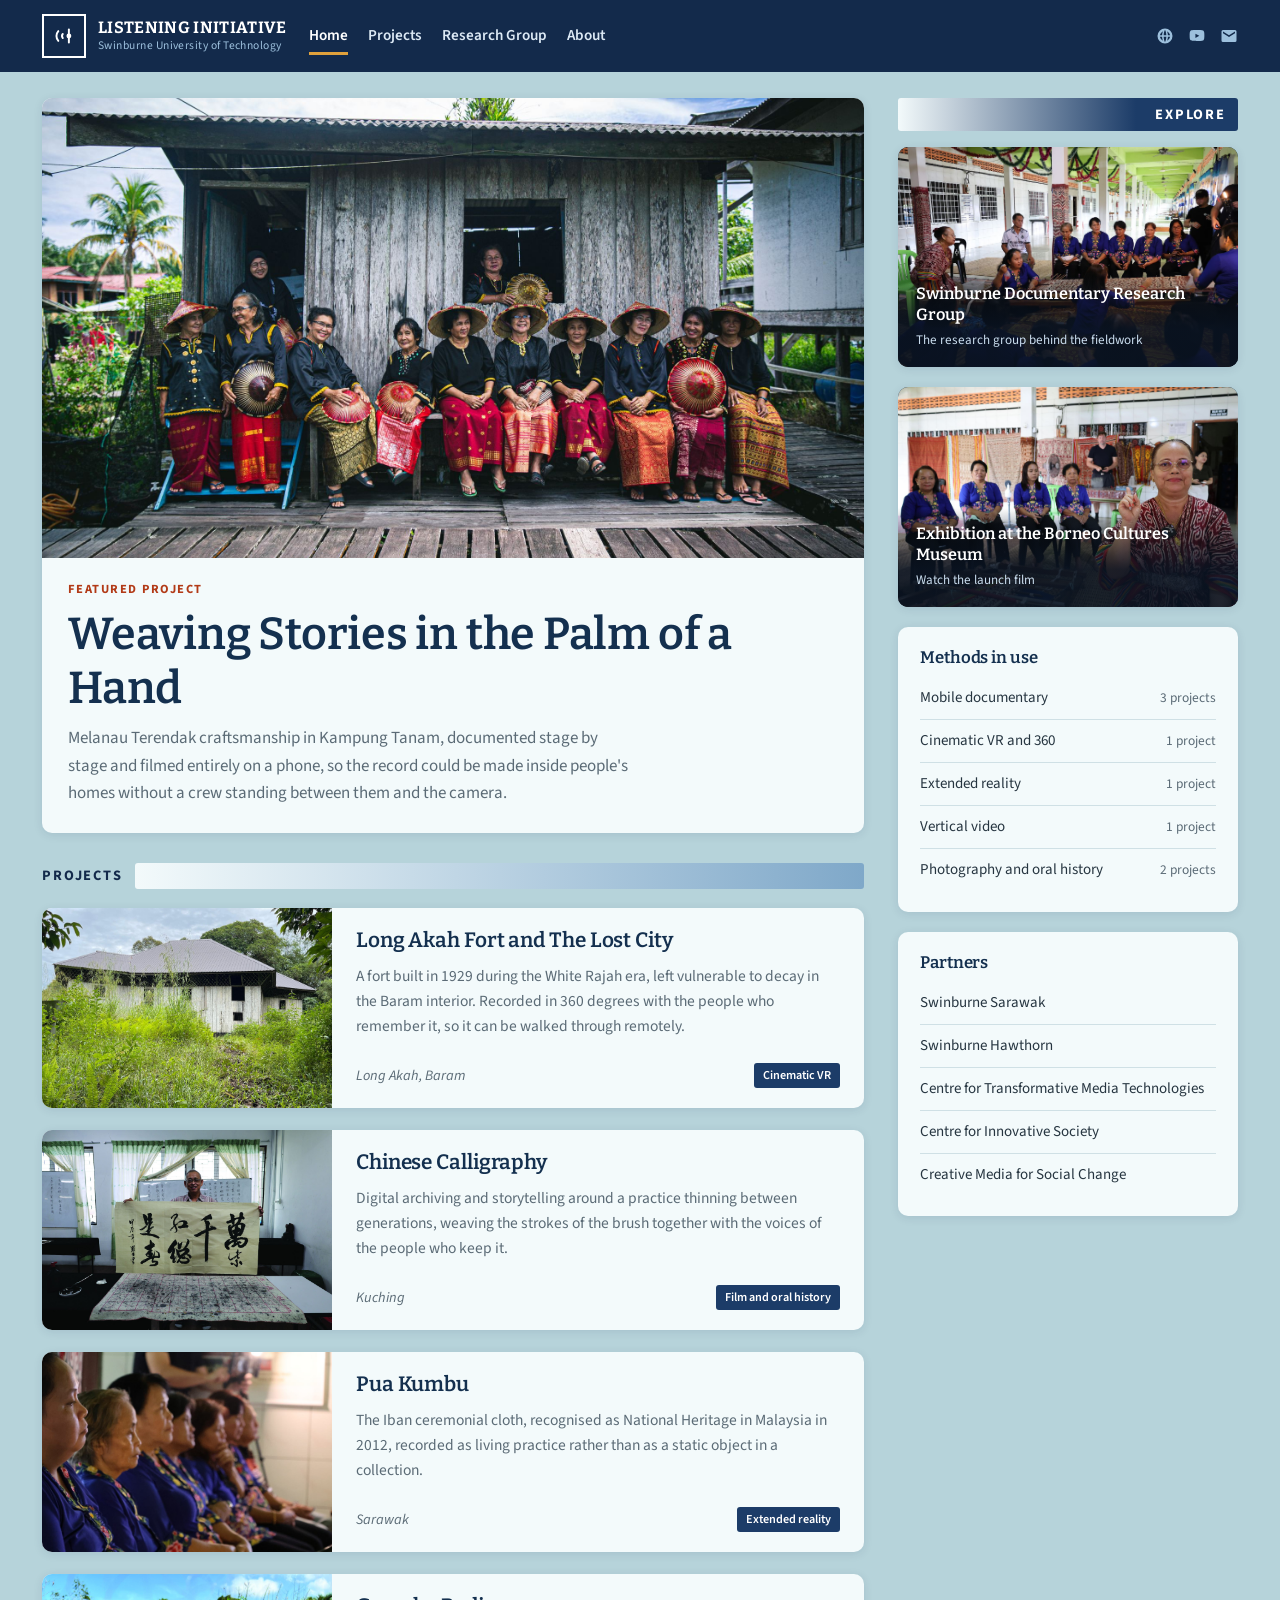
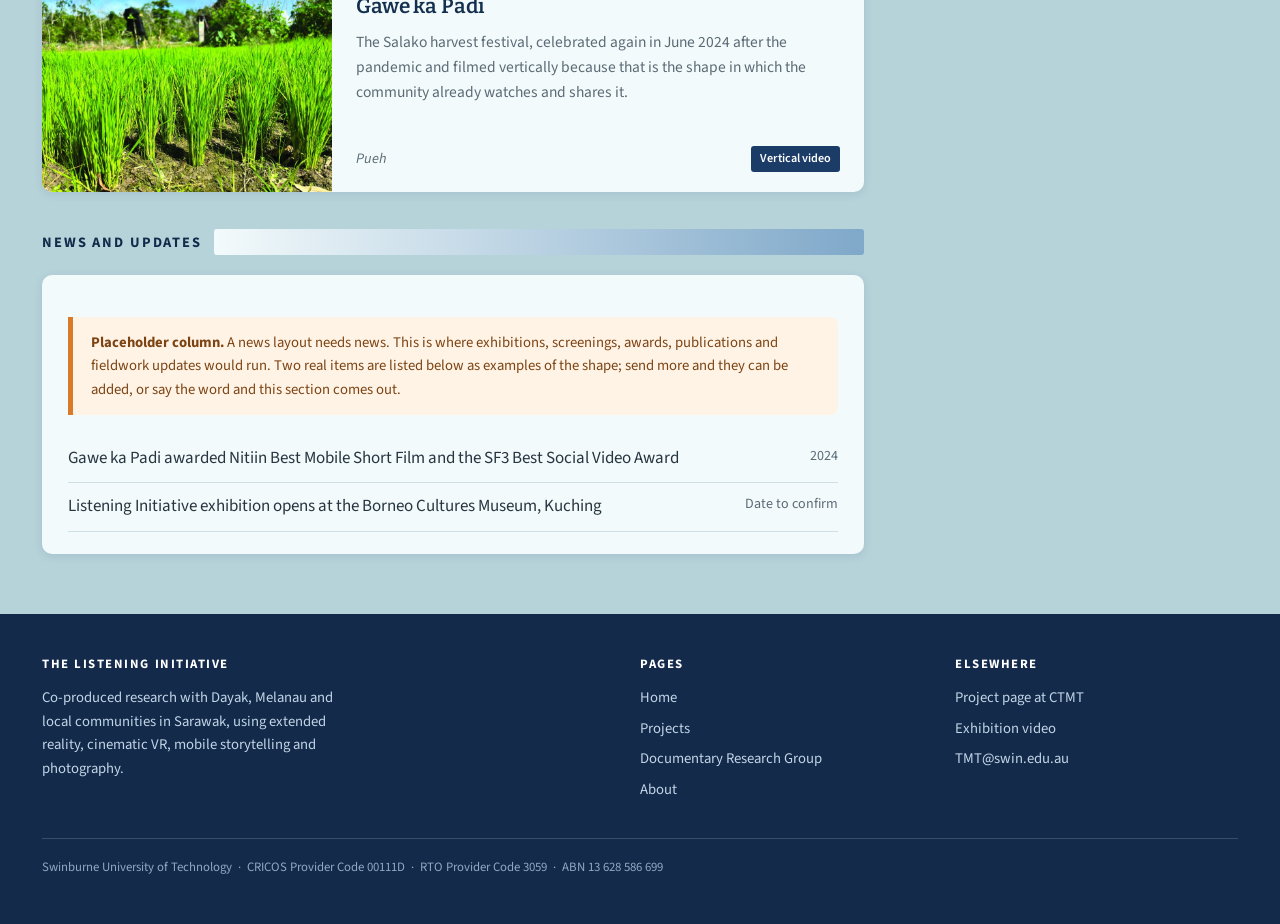
<file: listening-initiative-SITE/listening-initiative-site/index.html>
<!DOCTYPE html>
<html lang="en">
<head>
<meta charset="UTF-8">
<meta name="viewport" content="width=device-width, initial-scale=1.0">
<title>The Listening Initiative — Swinburne University of Technology</title>
<meta name="description" content="The Listening Initiative co-produces immersive and mobile documentary research with Dayak, Melanau and local communities in Sarawak.">
<link rel="preconnect" href="https://fonts.googleapis.com">
<link rel="preconnect" href="https://fonts.gstatic.com" crossorigin>
<link href="https://fonts.googleapis.com/css2?family=Bitter:wght@500;600;700&family=Source+Sans+3:ital,wght@0,400;0,600;0,700;1,400&display=swap" rel="stylesheet">
<link rel="stylesheet" href="site.css">
</head>
<body>

<header class="masthead">
  <div class="masthead-inner">
    <a class="logo" href="index.html">
      <span class="mark">
        <svg viewBox="0 0 32 32" xmlns="http://www.w3.org/2000/svg" aria-hidden="true">
          <g fill="none" stroke="#ffffff" stroke-width="2.4" stroke-linecap="round">
            <path d="M9 22a9 9 0 010-12"/>
            <path d="M14.5 18.5a4 4 0 010-5"/>
            <path d="M22 8v16"/>
          </g>
          <circle cx="22" cy="16" r="3" fill="#ffffff"/>
        </svg>
      </span>
      <span class="words"><b>Listening Initiative</b><span>Swinburne University of Technology</span></span>
    </a>
    <ul class="mastnav">
      <li><a href="index.html" aria-current="page">Home</a></li>
      <li><a href="projects.html">Projects</a></li>
      <li><a href="documentary-research-group.html">Research Group</a></li>
      <li><a href="about.html">About</a></li>
    </ul>
    <div class="mast-tools">
      <a href="https://transformativemedia.swinburne.edu.au/project/listening-initiative/" title="Project page at CTMT" aria-label="Project page at CTMT">
        <svg viewBox="0 0 24 24" aria-hidden="true"><path d="M12 2a10 10 0 100 20 10 10 0 000-20zm6.9 9h-3a15.6 15.6 0 00-1.2-5.4A8 8 0 0118.9 11zM12 4c.8 1.2 1.6 3.4 1.8 7h-3.6C10.4 7.4 11.2 5.2 12 4zM5.1 13h3c.1 2 .5 3.9 1.2 5.4A8 8 0 015.1 13zm3-2h-3a8 8 0 014.2-5.4A15.6 15.6 0 008.1 11zM12 20c-.8-1.2-1.6-3.4-1.8-7h3.6c-.2 3.6-1 5.8-1.8 7zm2.7-1.6c.7-1.5 1.1-3.4 1.2-5.4h3a8 8 0 01-4.2 5.4z"/></svg>
      </a>
      <a href="https://www.youtube.com/watch?v=WIjQcdw2RO4" title="Exhibition video" aria-label="Exhibition video">
        <svg viewBox="0 0 24 24" aria-hidden="true"><path d="M21.6 7.2s-.2-1.4-.8-2c-.8-.8-1.6-.8-2-.9C16 4 12 4 12 4s-4 0-6.8.3c-.4 0-1.2 0-2 .9-.6.6-.8 2-.8 2S2.2 8.8 2.2 10.5v1.6c0 1.6.2 3.3.2 3.3s.2 1.4.8 2c.8.8 1.8.8 2.2.9 1.6.1 6.6.2 6.6.2s4 0 6.8-.3c.4 0 1.2 0 2-.9.6-.6.8-2 .8-2s.2-1.6.2-3.3v-1.6c0-1.6-.2-3.3-.2-3.3zM9.9 14.6V8.9l5.2 2.9-5.2 2.8z"/></svg>
      </a>
      <a href="mailto:TMT@swin.edu.au" title="Email the centre" aria-label="Email the centre">
        <svg viewBox="0 0 24 24" aria-hidden="true"><path d="M20 4H4a2 2 0 00-2 2v12a2 2 0 002 2h16a2 2 0 002-2V6a2 2 0 00-2-2zm0 4.2l-8 5-8-5V6l8 5 8-5v2.2z"/></svg>
      </a>
    </div>
  </div>
</header>

<div class="shell">
  <div>
    <a class="card lead-card" href="weaving-stories-terendak.html" style="display:block; text-decoration:none;">
      <img src="images/terendak-01.jpg" alt="Melanau ladies in traditional dress seated on the porch of a wooden house in Kampung Tanam, each holding a finished Terendak hat.">
      <div class="body">
        <span class="kicker">Featured project</span>
        <h1>Weaving Stories in the Palm of a Hand</h1>
        <p>Melanau Terendak craftsmanship in Kampung Tanam, documented stage by stage and filmed entirely on a phone, so the record could be made inside people's homes without a crew standing between them and the camera.</p>
      </div>
    </a>

    <div class="col-head"><b>Projects</b><span class="bar"></span></div>

    <article class="post">
      <a class="thumb" href="long-akah-fort.html"><img src="images/long-akah-01.jpg" alt="The exterior of Long Akah Fort, its timber walls and metal roof standing in long grass with rainforest closing in around it." loading="lazy"></a>
      <div class="body">
        <h3><a href="long-akah-fort.html">Long Akah Fort and The Lost City</a></h3>
        <p>A fort built in 1929 during the White Rajah era, left vulnerable to decay in the Baram interior. Recorded in 360 degrees with the people who remember it, so it can be walked through remotely.</p>
        <div class="foot"><span class="where">Long Akah, Baram</span><span class="chip">Cinematic VR</span></div>
      </div>
    </article>

    <article class="post">
      <a class="thumb" href="chinese-calligraphy.html"><img src="images/calligraphy-01.jpg" alt="A calligrapher in Kuching holding up a large sheet of finished brushwork, with more work laid out on the table in front of him." loading="lazy"></a>
      <div class="body">
        <h3><a href="chinese-calligraphy.html">Chinese Calligraphy</a></h3>
        <p>Digital archiving and storytelling around a practice thinning between generations, weaving the strokes of the brush together with the voices of the people who keep it.</p>
        <div class="foot"><span class="where">Kuching</span><span class="chip">Film and oral history</span></div>
      </div>
    </article>

    <article class="post">
      <a class="thumb" href="pua-kumbu.html"><img src="images/pua-kumbu-02.jpg" alt="A row of Iban community weavers seated and listening during a documentary filming session in Sarawak." loading="lazy"></a>
      <div class="body">
        <h3><a href="pua-kumbu.html">Pua Kumbu</a></h3>
        <p>The Iban ceremonial cloth, recognised as National Heritage in Malaysia in 2012, recorded as living practice rather than as a static object in a collection.</p>
        <div class="foot"><span class="where">Sarawak</span><span class="chip">Extended reality</span></div>
      </div>
    </article>

    <article class="post">
      <a class="thumb" href="gawe-ka-padi.html"><img src="images/gawai-03.jpg" alt="A documentary photograph of the Gawai harvest festival celebrated by the Salako community in Pueh, Sarawak." loading="lazy"></a>
      <div class="body">
        <h3><a href="gawe-ka-padi.html">Gawe ka Padi</a></h3>
        <p>The Salako harvest festival, celebrated again in June 2024 after the pandemic and filmed vertically because that is the shape in which the community already watches and shares it.</p>
        <div class="foot"><span class="where">Pueh</span><span class="chip">Vertical video</span></div>
      </div>
    </article>

    <div class="col-head" style="margin-top:34px;"><b>News and updates</b><span class="bar"></span></div>

    <div class="card" style="padding:22px 26px;">
      <div class="todo"><b>Placeholder column.</b> A news layout needs news. This is where exhibitions, screenings, awards, publications and fieldwork updates would run. Two real items are listed below as examples of the shape; send more and they can be added, or say the word and this section comes out.</div>
      <ul class="people-list">
        <li>Gawe ka Padi awarded Nitiin Best Mobile Short Film and the SF3 Best Social Video Award <span>2024</span></li>
        <li>Listening Initiative exhibition opens at the Borneo Cultures Museum, Kuching <span>Date to confirm</span></li>
      </ul>
    </div>

  </div>
  <aside>
    <div class="rail-head"><b>Explore</b></div>

    <a class="rail-card" href="documentary-research-group.html">
      <img src="images/pua-kumbu-05.jpg" alt="A wide view of the documentary crew filming Iban community weavers seated together in a decorated community hall in Sarawak." loading="lazy">
      <span class="cap"><b>Swinburne Documentary Research Group</b><span>The research group behind the fieldwork</span></span>
    </a>

    <a class="rail-card" href="https://www.youtube.com/watch?v=WIjQcdw2RO4">
      <img src="images/pua-kumbu-01.jpg" alt="Iban women in ceremonial dress standing together during a filming session, with woven cloths hanging behind them." loading="lazy">
      <span class="cap"><b>Exhibition at the Borneo Cultures Museum</b><span>Watch the launch film</span></span>
    </a>

    <div class="rail-panel">
      <h4>Methods in use</h4>
      <ul>
        <li>Mobile documentary <span>3 projects</span></li>
        <li>Cinematic VR and 360 <span>1 project</span></li>
        <li>Extended reality <span>1 project</span></li>
        <li>Vertical video <span>1 project</span></li>
        <li>Photography and oral history <span>2 projects</span></li>
      </ul>
    </div>

    <div class="rail-panel">
      <h4>Partners</h4>
      <ul>
        <li>Swinburne Sarawak</li>
        <li>Swinburne Hawthorn</li>
        <li>Centre for Transformative Media Technologies</li>
        <li>Centre for Innovative Society</li>
        <li>Creative Media for Social Change</li>
      </ul>
    </div>
  </aside>
</div>

<footer class="site-footer">
  <div class="wrap">
    <div class="cols">
      <div>
        <h5>The Listening Initiative</h5>
        <p style="max-width:46ch; margin:0;">Co-produced research with Dayak, Melanau and local communities in Sarawak, using extended reality, cinematic VR, mobile storytelling and photography.</p>
      </div>
      <div>
        <h5>Pages</h5>
        <ul>
          <li><a href="index.html">Home</a></li>
          <li><a href="projects.html">Projects</a></li>
          <li><a href="documentary-research-group.html">Documentary Research Group</a></li>
          <li><a href="about.html">About</a></li>
        </ul>
      </div>
      <div>
        <h5>Elsewhere</h5>
        <ul>
          <li><a href="https://transformativemedia.swinburne.edu.au/project/listening-initiative/">Project page at CTMT</a></li>
          <li><a href="https://www.youtube.com/watch?v=WIjQcdw2RO4">Exhibition video</a></li>
          <li><a href="mailto:TMT@swin.edu.au">TMT@swin.edu.au</a></li>
        </ul>
      </div>
    </div>
    <div class="fine">Swinburne University of Technology &nbsp;&middot;&nbsp; CRICOS Provider Code 00111D &nbsp;&middot;&nbsp; RTO Provider Code 3059 &nbsp;&middot;&nbsp; ABN 13 628 586 699</div>
  </div>
</footer>

<script src="site.js"></script>
</body>
</html>
</file>
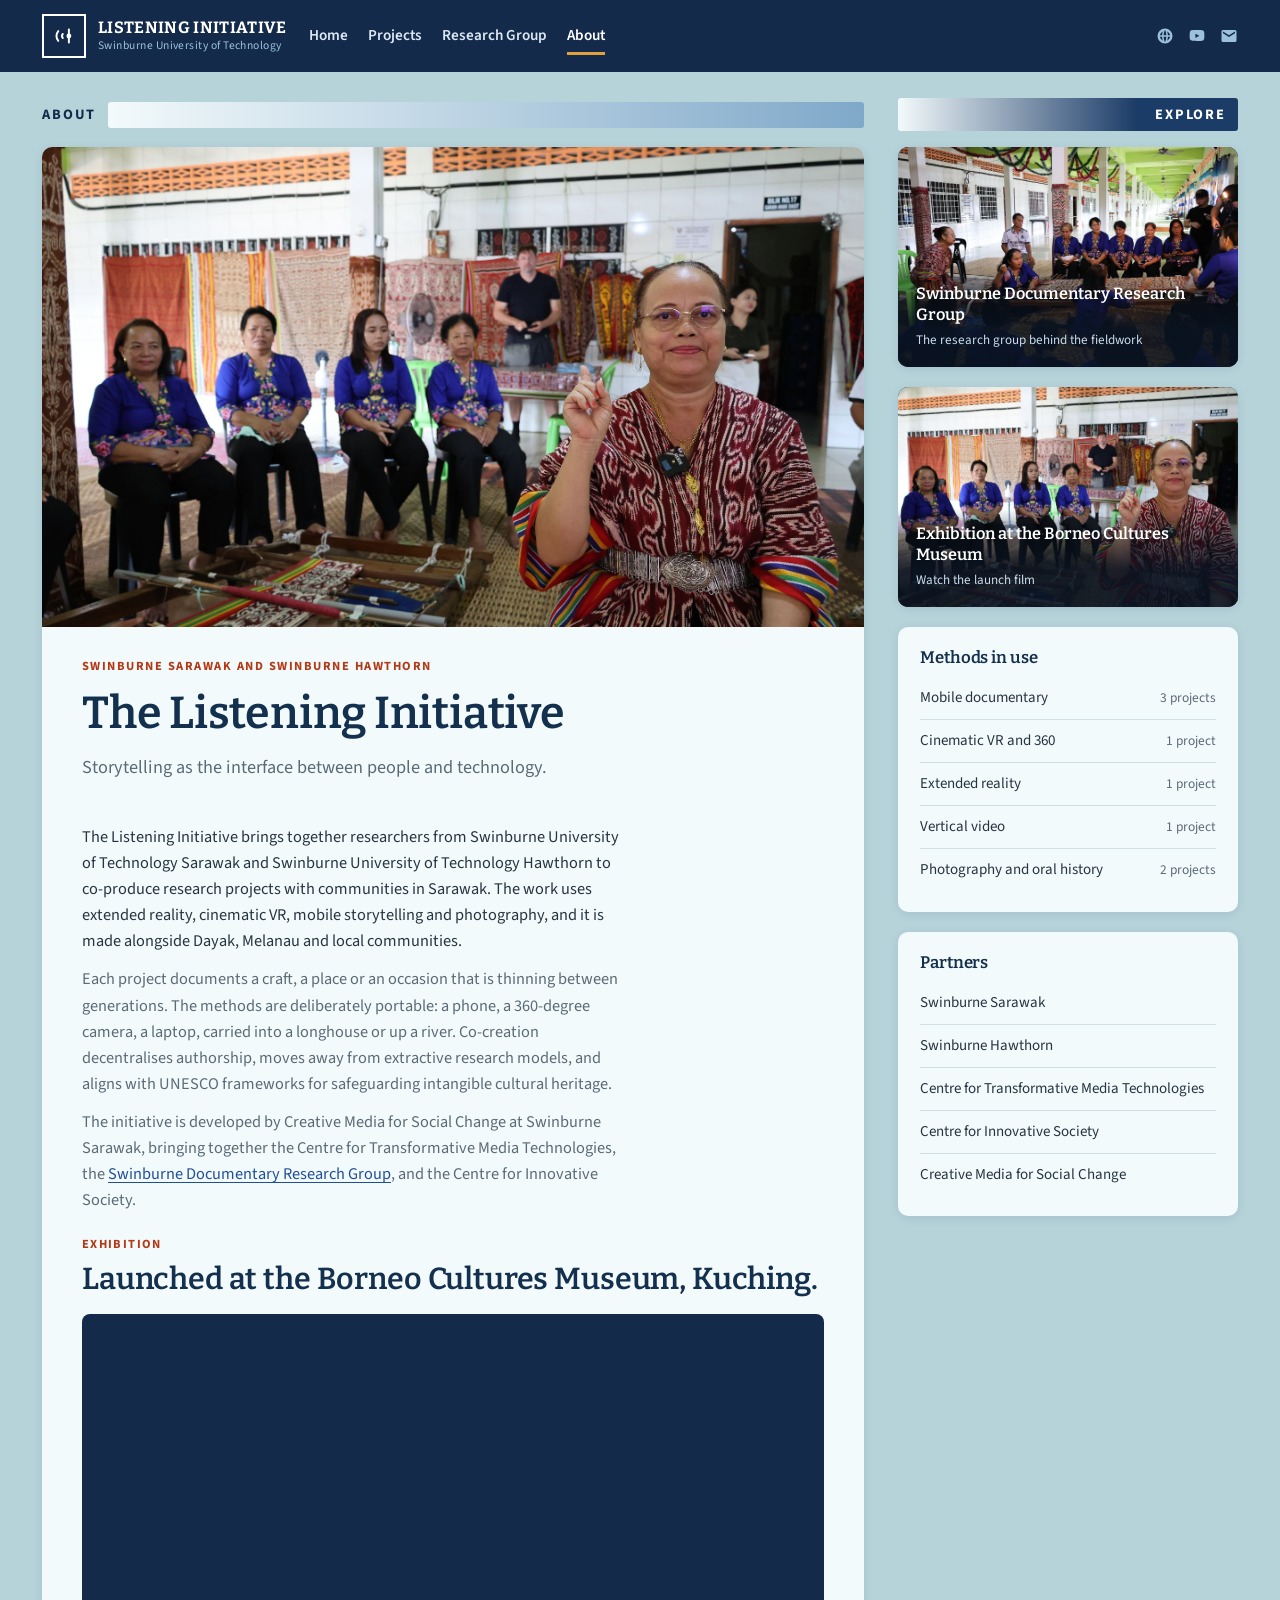
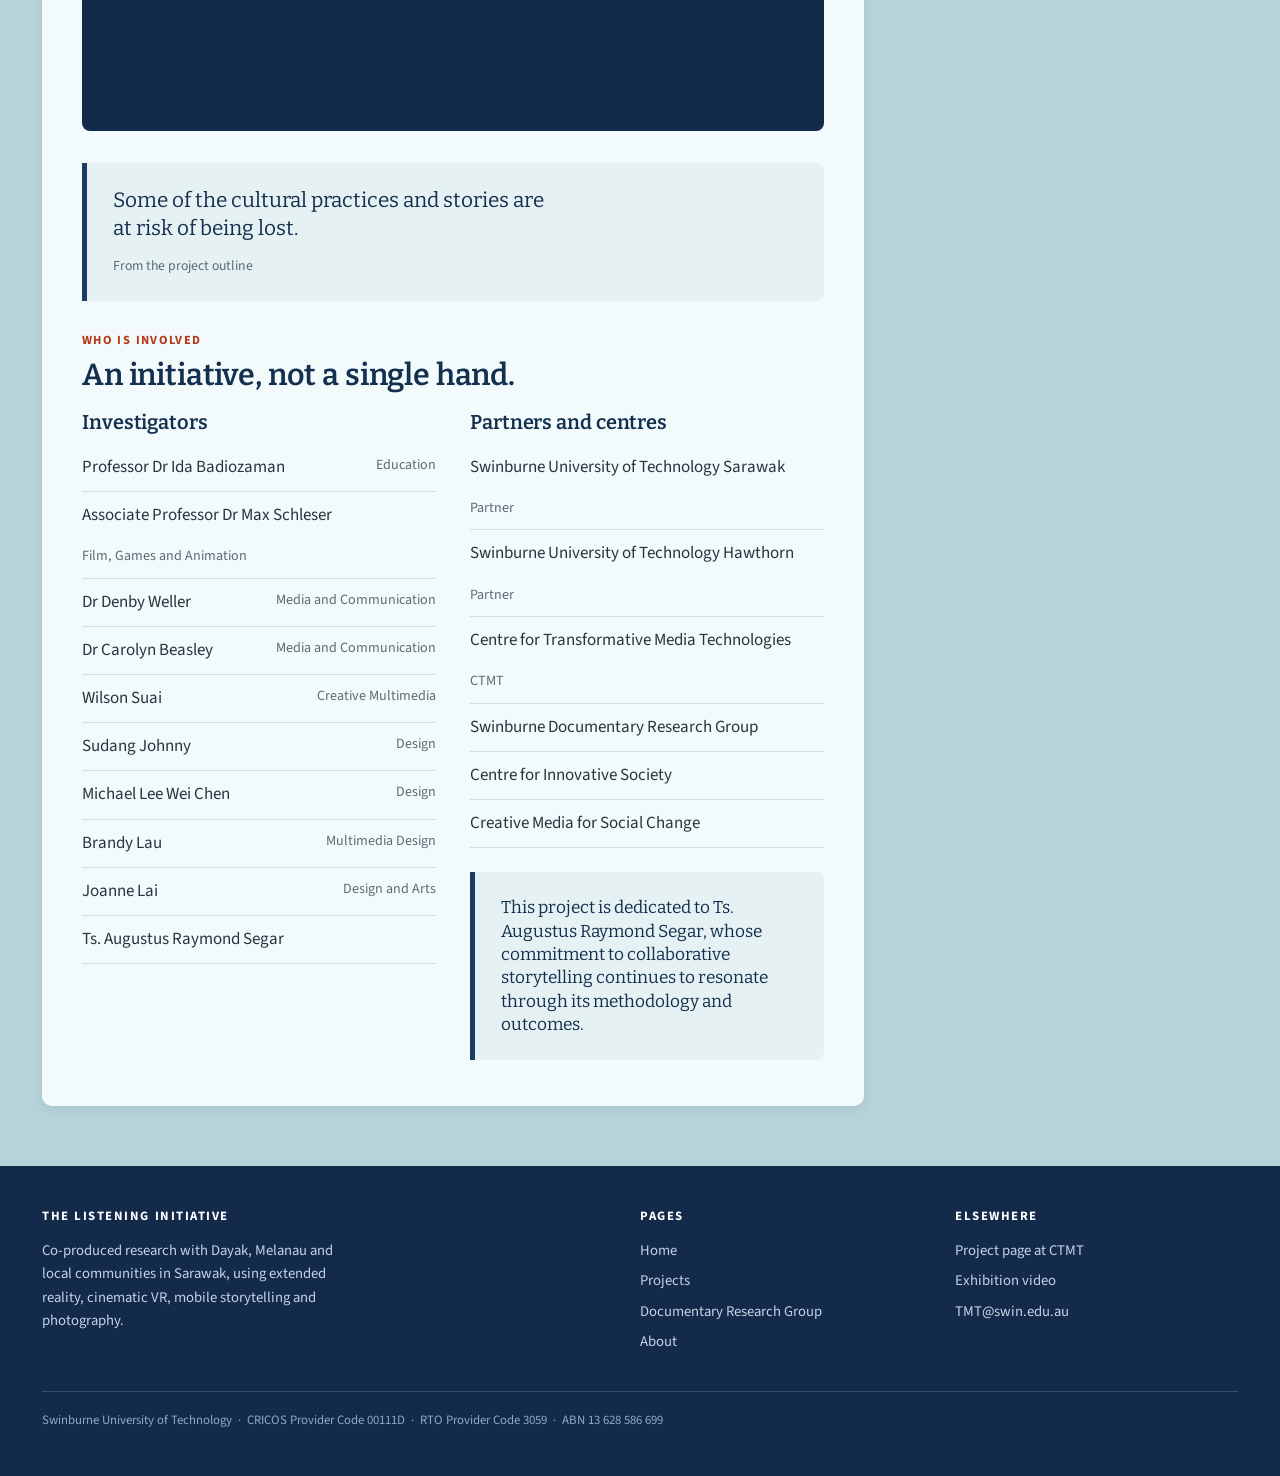
<file: listening-initiative-SITE/listening-initiative-site/about.html>
<!DOCTYPE html>
<html lang="en">
<head>
<meta charset="UTF-8">
<meta name="viewport" content="width=device-width, initial-scale=1.0">
<title>About — The Listening Initiative</title>
<meta name="description" content="About the Listening Initiative: investigators, partners, methods and the exhibition at the Borneo Cultures Museum in Kuching.">
<link rel="preconnect" href="https://fonts.googleapis.com">
<link rel="preconnect" href="https://fonts.gstatic.com" crossorigin>
<link href="https://fonts.googleapis.com/css2?family=Bitter:wght@500;600;700&family=Source+Sans+3:ital,wght@0,400;0,600;0,700;1,400&display=swap" rel="stylesheet">
<link rel="stylesheet" href="site.css">
</head>
<body>

<header class="masthead">
  <div class="masthead-inner">
    <a class="logo" href="index.html">
      <span class="mark">
        <svg viewBox="0 0 32 32" xmlns="http://www.w3.org/2000/svg" aria-hidden="true">
          <g fill="none" stroke="#ffffff" stroke-width="2.4" stroke-linecap="round">
            <path d="M9 22a9 9 0 010-12"/>
            <path d="M14.5 18.5a4 4 0 010-5"/>
            <path d="M22 8v16"/>
          </g>
          <circle cx="22" cy="16" r="3" fill="#ffffff"/>
        </svg>
      </span>
      <span class="words"><b>Listening Initiative</b><span>Swinburne University of Technology</span></span>
    </a>
    <ul class="mastnav">
      <li><a href="index.html">Home</a></li>
      <li><a href="projects.html">Projects</a></li>
      <li><a href="documentary-research-group.html">Research Group</a></li>
      <li><a href="about.html" aria-current="page">About</a></li>
    </ul>
    <div class="mast-tools">
      <a href="https://transformativemedia.swinburne.edu.au/project/listening-initiative/" title="Project page at CTMT" aria-label="Project page at CTMT">
        <svg viewBox="0 0 24 24" aria-hidden="true"><path d="M12 2a10 10 0 100 20 10 10 0 000-20zm6.9 9h-3a15.6 15.6 0 00-1.2-5.4A8 8 0 0118.9 11zM12 4c.8 1.2 1.6 3.4 1.8 7h-3.6C10.4 7.4 11.2 5.2 12 4zM5.1 13h3c.1 2 .5 3.9 1.2 5.4A8 8 0 015.1 13zm3-2h-3a8 8 0 014.2-5.4A15.6 15.6 0 008.1 11zM12 20c-.8-1.2-1.6-3.4-1.8-7h3.6c-.2 3.6-1 5.8-1.8 7zm2.7-1.6c.7-1.5 1.1-3.4 1.2-5.4h3a8 8 0 01-4.2 5.4z"/></svg>
      </a>
      <a href="https://www.youtube.com/watch?v=WIjQcdw2RO4" title="Exhibition video" aria-label="Exhibition video">
        <svg viewBox="0 0 24 24" aria-hidden="true"><path d="M21.6 7.2s-.2-1.4-.8-2c-.8-.8-1.6-.8-2-.9C16 4 12 4 12 4s-4 0-6.8.3c-.4 0-1.2 0-2 .9-.6.6-.8 2-.8 2S2.2 8.8 2.2 10.5v1.6c0 1.6.2 3.3.2 3.3s.2 1.4.8 2c.8.8 1.8.8 2.2.9 1.6.1 6.6.2 6.6.2s4 0 6.8-.3c.4 0 1.2 0 2-.9.6-.6.8-2 .8-2s.2-1.6.2-3.3v-1.6c0-1.6-.2-3.3-.2-3.3zM9.9 14.6V8.9l5.2 2.9-5.2 2.8z"/></svg>
      </a>
      <a href="mailto:TMT@swin.edu.au" title="Email the centre" aria-label="Email the centre">
        <svg viewBox="0 0 24 24" aria-hidden="true"><path d="M20 4H4a2 2 0 00-2 2v12a2 2 0 002 2h16a2 2 0 002-2V6a2 2 0 00-2-2zm0 4.2l-8 5-8-5V6l8 5 8-5v2.2z"/></svg>
      </a>
    </div>
  </div>
</header>

<div class="shell">
  <div>
    <div class="col-head"><b>About</b><span class="bar"></span></div>
    <article class="article">
      <figure class="leadimage"><img src="images/pua-kumbu-01.jpg" alt="Iban women in ceremonial dress standing together during a filming session, with woven cloths hanging behind them."></figure>
      <div class="inner">
        <span class="kicker">Swinburne Sarawak and Swinburne Hawthorn</span>
        <h1>The Listening Initiative</h1>
        <p class="standfirst">Storytelling as the interface between people and technology.</p>

        <main>
        <section>
          <p class="lede">The Listening Initiative brings together researchers from Swinburne University of Technology Sarawak and Swinburne University of Technology Hawthorn to co-produce research projects with communities in Sarawak. The work uses extended reality, cinematic VR, mobile storytelling and photography, and it is made alongside Dayak, Melanau and local communities.</p>
          <p class="lede lede-dim">Each project documents a craft, a place or an occasion that is thinning between generations. The methods are deliberately portable: a phone, a 360-degree camera, a laptop, carried into a longhouse or up a river. Co-creation decentralises authorship, moves away from extractive research models, and aligns with UNESCO frameworks for safeguarding intangible cultural heritage.</p>
          <p class="lede lede-dim">The initiative is developed by Creative Media for Social Change at Swinburne Sarawak, bringing together the Centre for Transformative Media Technologies, the <a href="documentary-research-group.html">Swinburne Documentary Research Group</a>, and the Centre for Innovative Society.</p>
        </section>

        <section class="tight">
          <div class="section-head">
            <span class="label">Exhibition</span>
            <h2>Launched at the Borneo Cultures Museum, Kuching.</h2>
          </div>
          <div class="video-frame">
            <iframe src="https://www.youtube.com/embed/WIjQcdw2RO4" title="Listening Initiative exhibition" allow="accelerometer; autoplay; clipboard-write; encrypted-media; gyroscope; picture-in-picture" allowfullscreen loading="lazy"></iframe>
          </div>
        </section>

        <div class="pullquote">
          <blockquote>Some of the cultural practices and stories are at risk of being lost.</blockquote>
          <cite>From the project outline</cite>
        </div>

        <section>
          <div class="section-head">
            <span class="label">Who is involved</span>
            <h2>An initiative, not a single hand.</h2>
          </div>
          <div class="grid-2">
            <div>
              <h3>Investigators</h3>
              <ul class="people-list">
                <li>Professor Dr Ida Badiozaman <span>Education</span></li>
                <li>Associate Professor Dr Max Schleser <span>Film, Games and Animation</span></li>
                <li>Dr Denby Weller <span>Media and Communication</span></li>
                <li>Dr Carolyn Beasley <span>Media and Communication</span></li>
                <li>Wilson Suai <span>Creative Multimedia</span></li>
                <li>Sudang Johnny <span>Design</span></li>
                <li>Michael Lee Wei Chen <span>Design</span></li>
                <li>Brandy Lau <span>Multimedia Design</span></li>
                <li>Joanne Lai <span>Design and Arts</span></li>
                <li>Ts. Augustus Raymond Segar <span></span></li>
              </ul>
            </div>
            <div>
              <h3>Partners and centres</h3>
              <ul class="people-list">
                <li>Swinburne University of Technology Sarawak <span>Partner</span></li>
                <li>Swinburne University of Technology Hawthorn <span>Partner</span></li>
                <li>Centre for Transformative Media Technologies <span>CTMT</span></li>
                <li>Swinburne Documentary Research Group <span></span></li>
                <li>Centre for Innovative Society <span></span></li>
                <li>Creative Media for Social Change <span></span></li>
              </ul>
              <div class="pullquote" style="margin-top:24px;">
                <blockquote style="font-size:1.08rem;">This project is dedicated to Ts. Augustus Raymond Segar, whose commitment to collaborative storytelling continues to resonate through its methodology and outcomes.</blockquote>
              </div>
            </div>
          </div>
        </section>
        </main>
      </div>
    </article>

  </div>
  <aside>
    <div class="rail-head"><b>Explore</b></div>

    <a class="rail-card" href="documentary-research-group.html">
      <img src="images/pua-kumbu-05.jpg" alt="A wide view of the documentary crew filming Iban community weavers seated together in a decorated community hall in Sarawak." loading="lazy">
      <span class="cap"><b>Swinburne Documentary Research Group</b><span>The research group behind the fieldwork</span></span>
    </a>

    <a class="rail-card" href="https://www.youtube.com/watch?v=WIjQcdw2RO4">
      <img src="images/pua-kumbu-01.jpg" alt="Iban women in ceremonial dress standing together during a filming session, with woven cloths hanging behind them." loading="lazy">
      <span class="cap"><b>Exhibition at the Borneo Cultures Museum</b><span>Watch the launch film</span></span>
    </a>

    <div class="rail-panel">
      <h4>Methods in use</h4>
      <ul>
        <li>Mobile documentary <span>3 projects</span></li>
        <li>Cinematic VR and 360 <span>1 project</span></li>
        <li>Extended reality <span>1 project</span></li>
        <li>Vertical video <span>1 project</span></li>
        <li>Photography and oral history <span>2 projects</span></li>
      </ul>
    </div>

    <div class="rail-panel">
      <h4>Partners</h4>
      <ul>
        <li>Swinburne Sarawak</li>
        <li>Swinburne Hawthorn</li>
        <li>Centre for Transformative Media Technologies</li>
        <li>Centre for Innovative Society</li>
        <li>Creative Media for Social Change</li>
      </ul>
    </div>
  </aside>
</div>

<footer class="site-footer">
  <div class="wrap">
    <div class="cols">
      <div>
        <h5>The Listening Initiative</h5>
        <p style="max-width:46ch; margin:0;">Co-produced research with Dayak, Melanau and local communities in Sarawak, using extended reality, cinematic VR, mobile storytelling and photography.</p>
      </div>
      <div>
        <h5>Pages</h5>
        <ul>
          <li><a href="index.html">Home</a></li>
          <li><a href="projects.html">Projects</a></li>
          <li><a href="documentary-research-group.html">Documentary Research Group</a></li>
          <li><a href="about.html">About</a></li>
        </ul>
      </div>
      <div>
        <h5>Elsewhere</h5>
        <ul>
          <li><a href="https://transformativemedia.swinburne.edu.au/project/listening-initiative/">Project page at CTMT</a></li>
          <li><a href="https://www.youtube.com/watch?v=WIjQcdw2RO4">Exhibition video</a></li>
          <li><a href="mailto:TMT@swin.edu.au">TMT@swin.edu.au</a></li>
        </ul>
      </div>
    </div>
    <div class="fine">Swinburne University of Technology &nbsp;&middot;&nbsp; CRICOS Provider Code 00111D &nbsp;&middot;&nbsp; RTO Provider Code 3059 &nbsp;&middot;&nbsp; ABN 13 628 586 699</div>
  </div>
</footer>

<script src="site.js"></script>
</body>
</html>
</file>
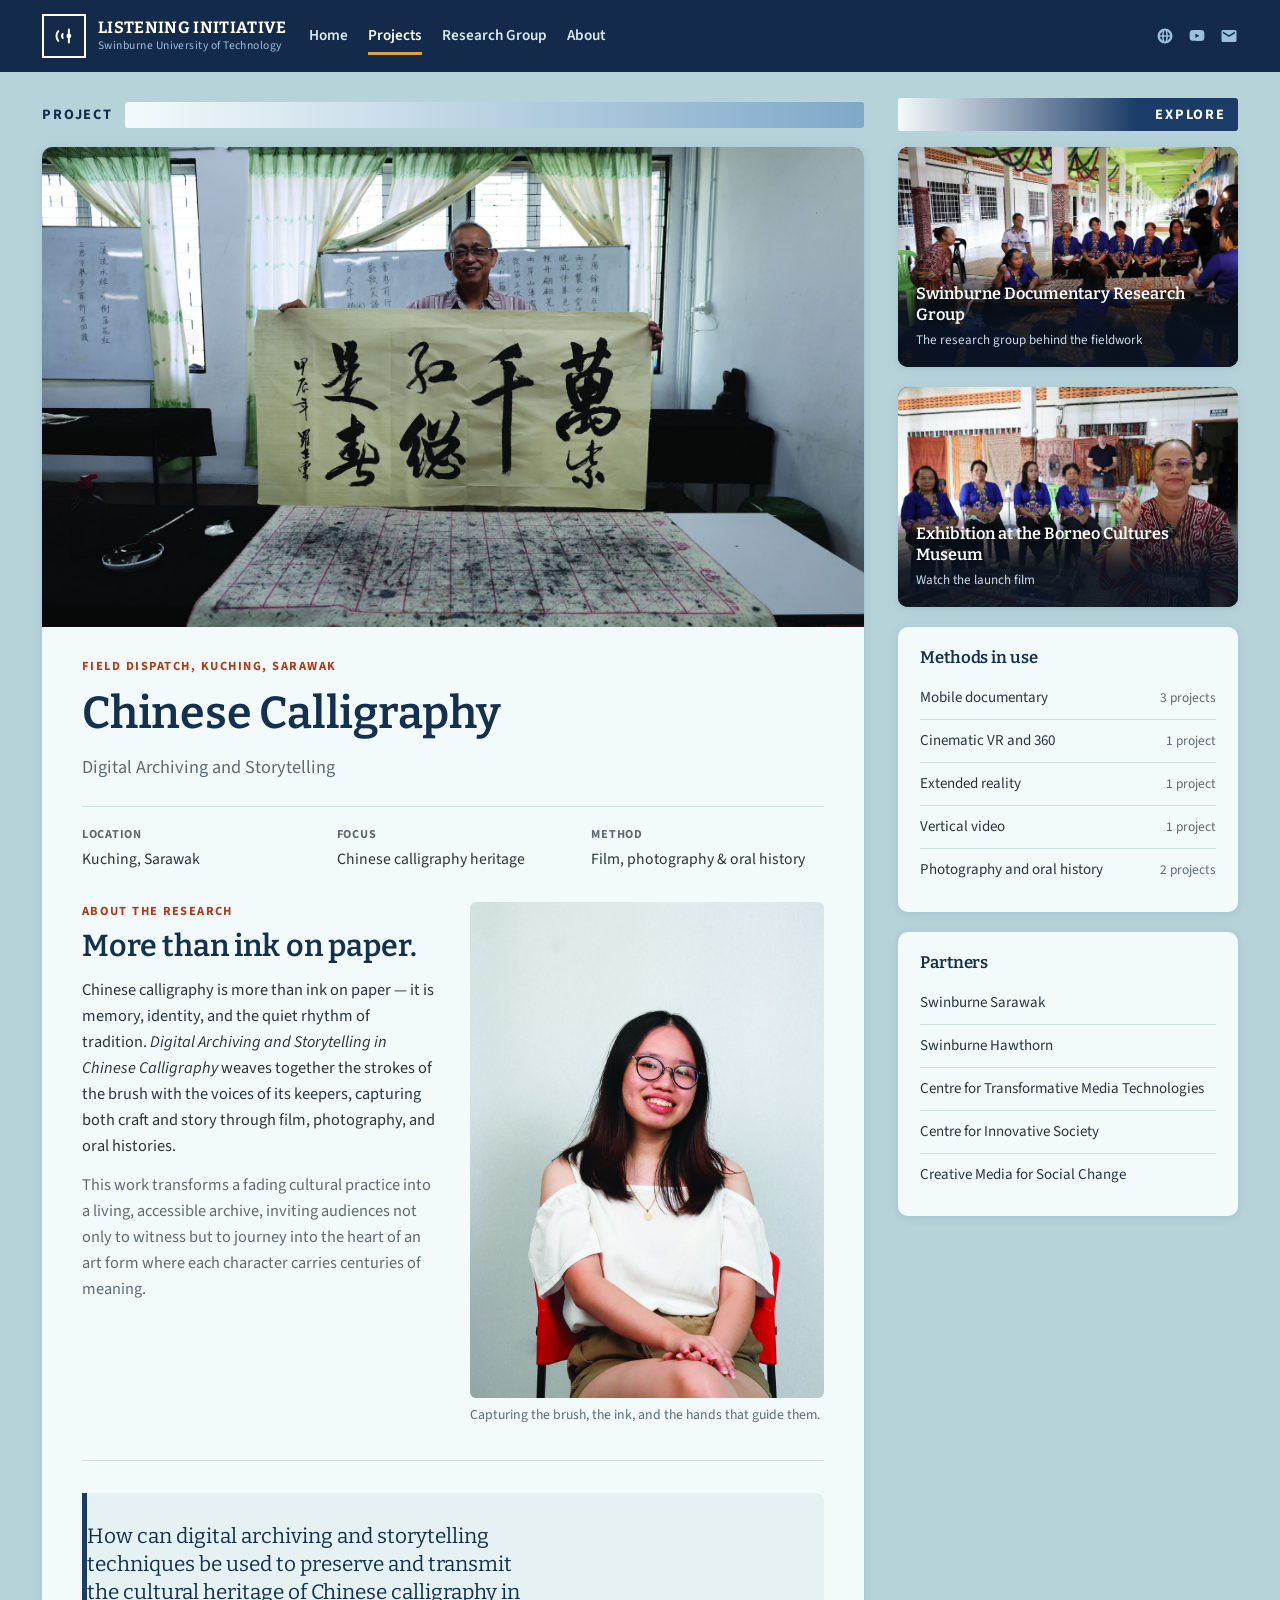
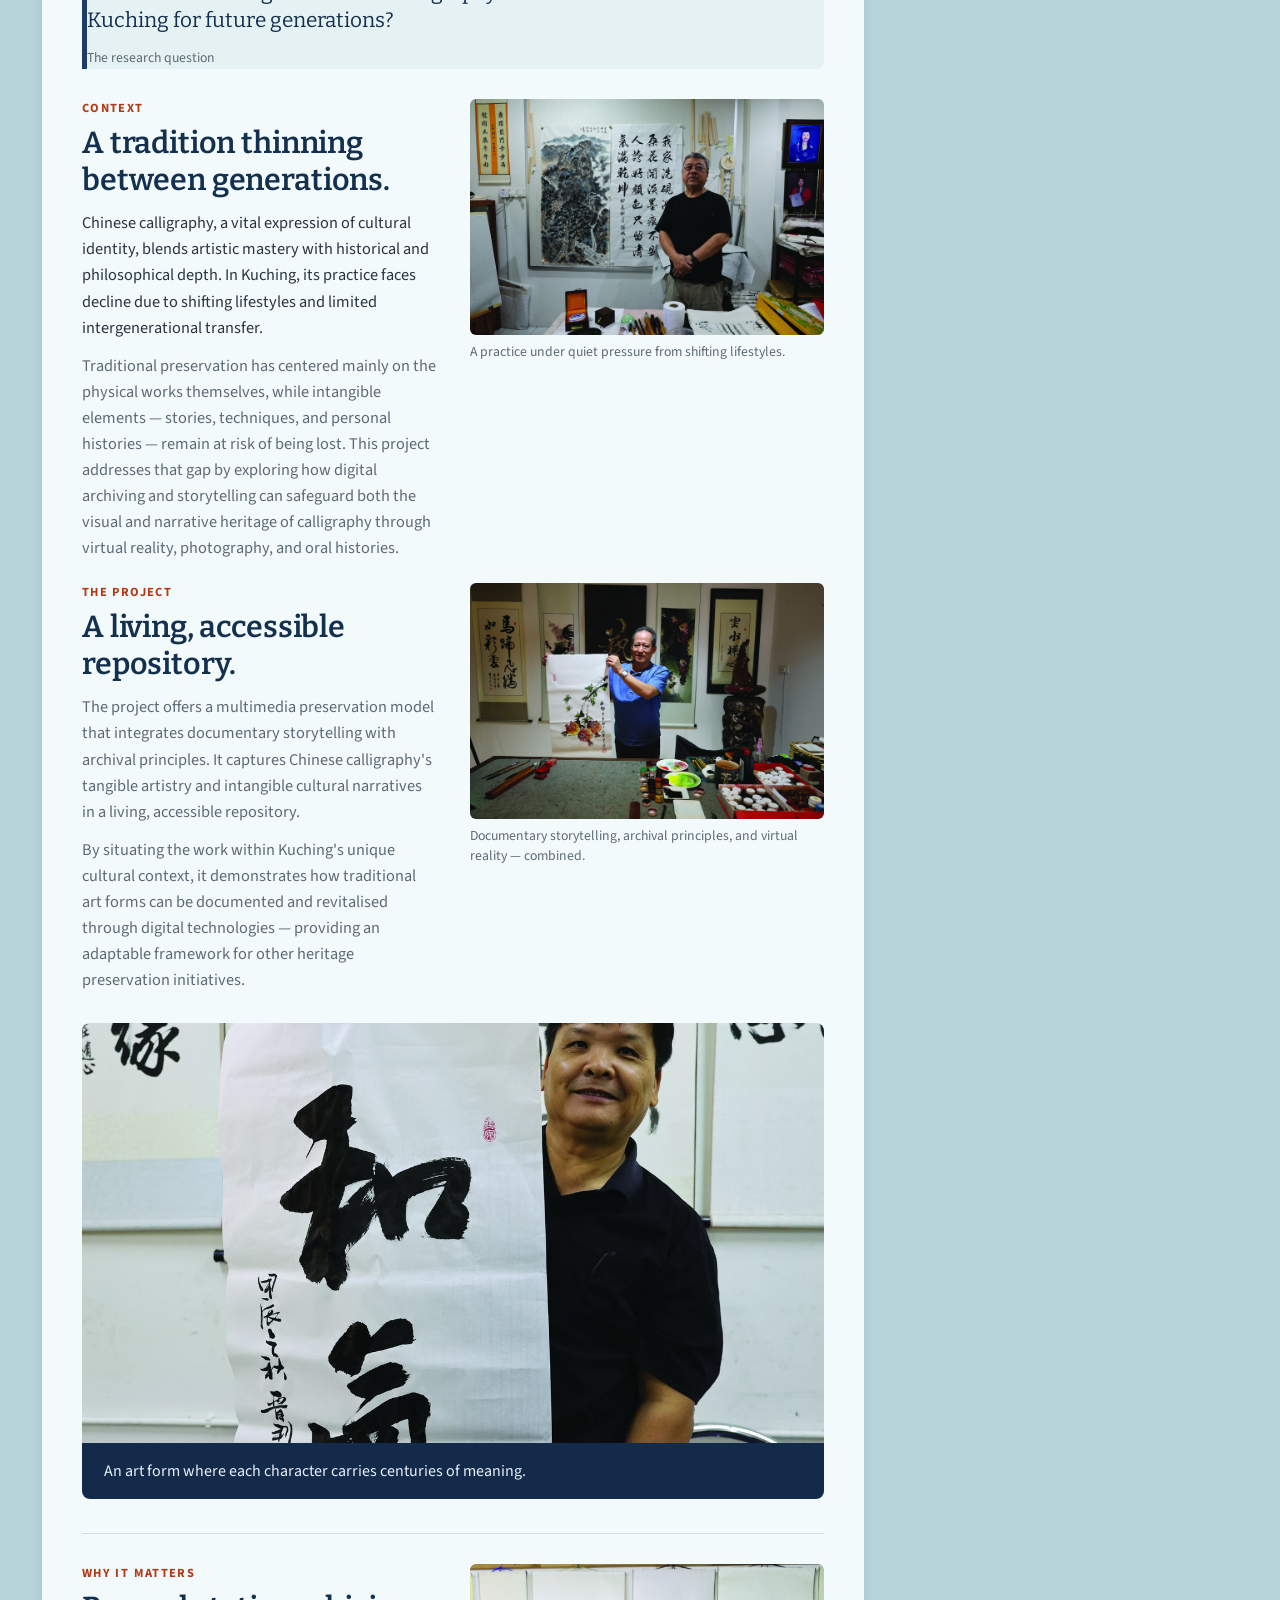
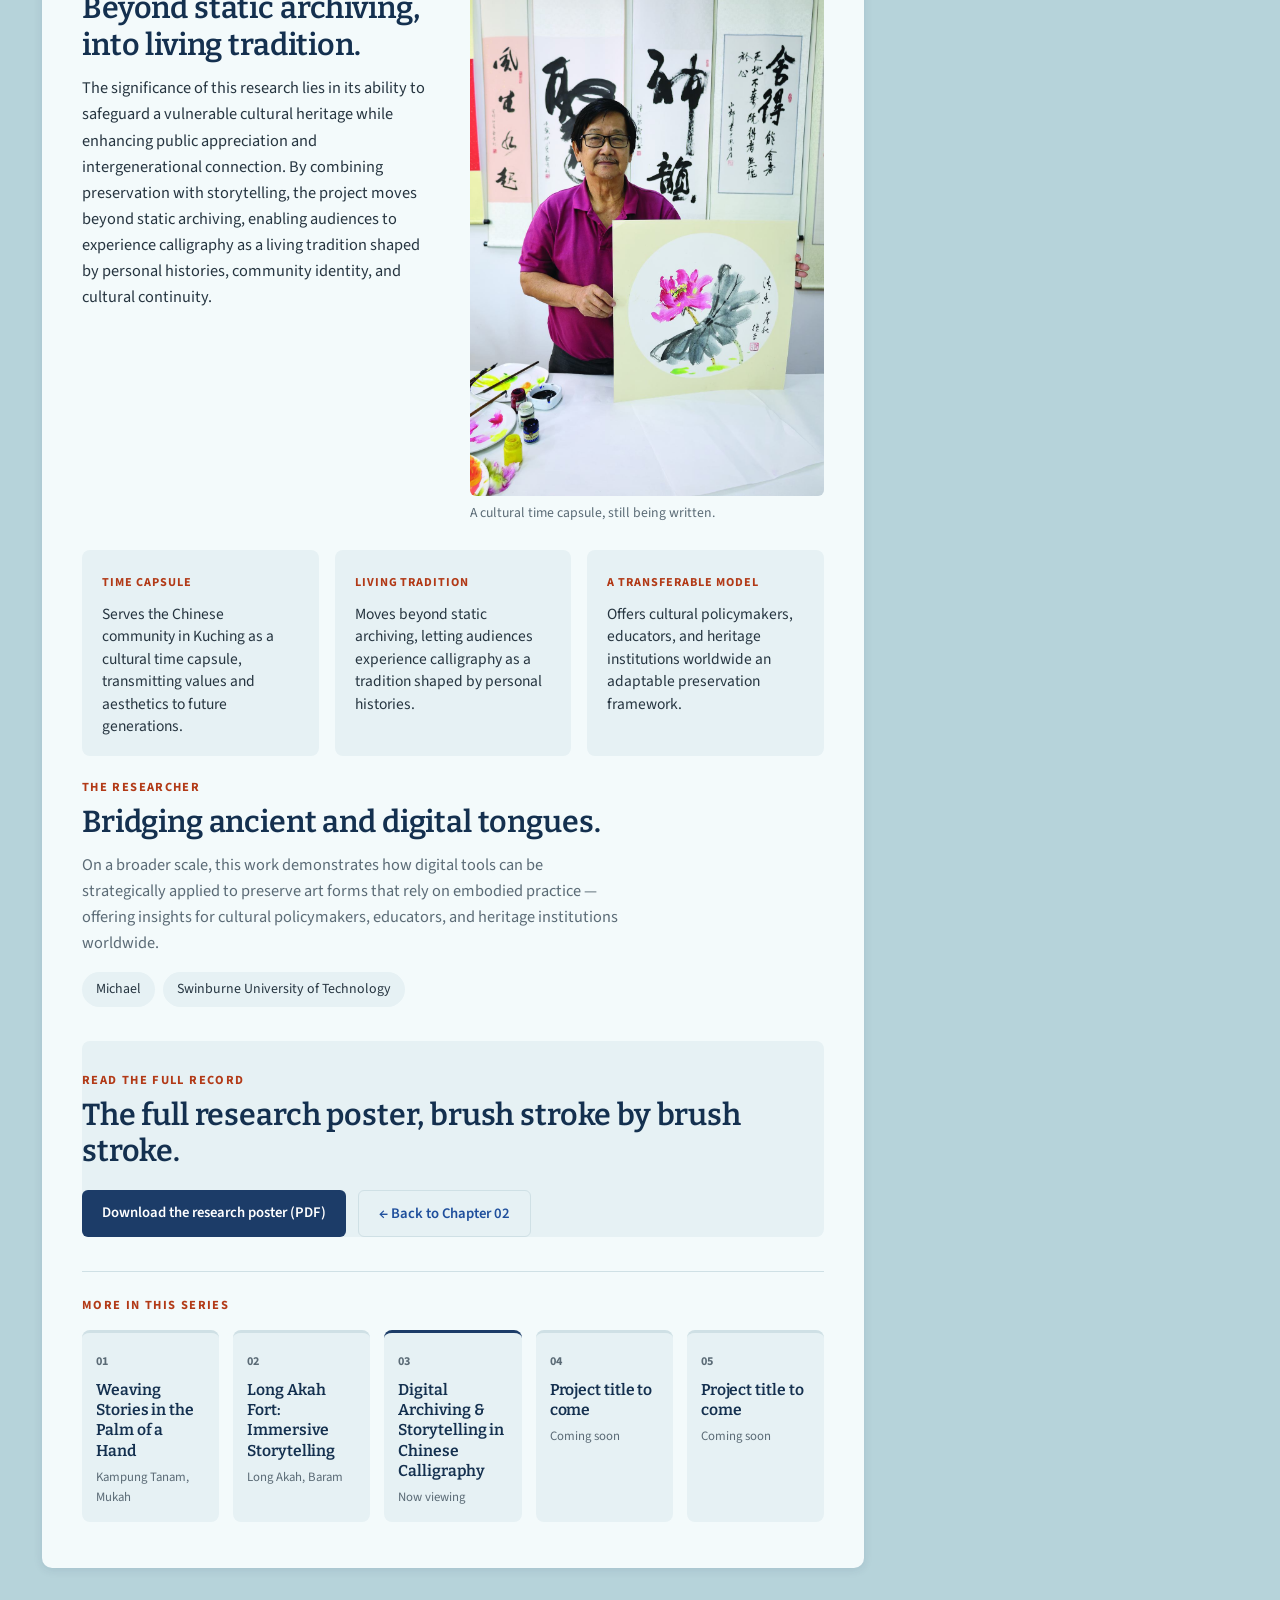
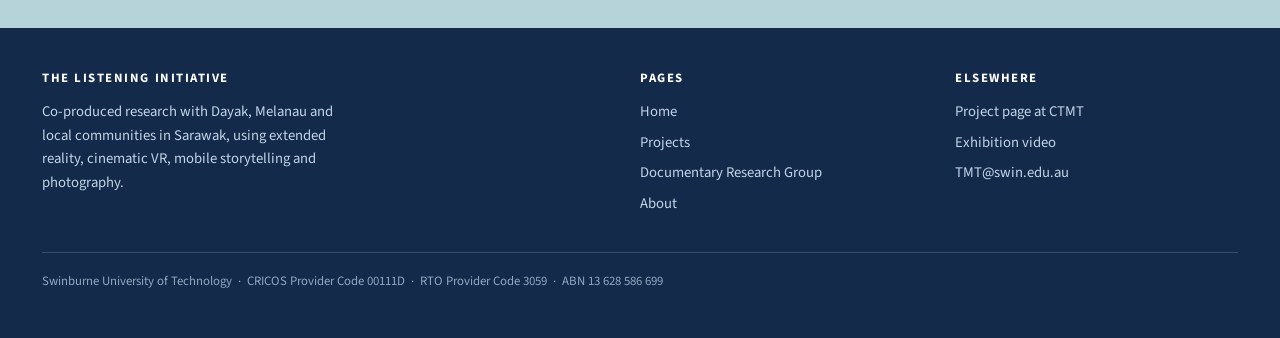
<file: listening-initiative-SITE/listening-initiative-site/chinese-calligraphy.html>
<!DOCTYPE html>
<html lang="en">
<head>
<meta charset="UTF-8">
<meta name="viewport" content="width=device-width, initial-scale=1.0">
<title>Chinese Calligraphy · Digital Archiving &amp; Storytelling · Palm &amp; Phone Documentary Series</title>
<meta name="description" content="A documentary study of digital archiving and storytelling in Chinese calligraphy, capturing the craft and its keepers in Kuching, Sarawak.">
<link rel="preconnect" href="https://fonts.googleapis.com">
<link rel="preconnect" href="https://fonts.gstatic.com" crossorigin>
<link href="https://fonts.googleapis.com/css2?family=Bitter:wght@500;600;700&family=Source+Sans+3:ital,wght@0,400;0,600;0,700;1,400&display=swap" rel="stylesheet">
<link rel="stylesheet" href="site.css">
</head>
<body>

<header class="masthead">
  <div class="masthead-inner">
    <a class="logo" href="index.html">
      <span class="mark">
        <svg viewBox="0 0 32 32" xmlns="http://www.w3.org/2000/svg" aria-hidden="true">
          <g fill="none" stroke="#ffffff" stroke-width="2.4" stroke-linecap="round">
            <path d="M9 22a9 9 0 010-12"/>
            <path d="M14.5 18.5a4 4 0 010-5"/>
            <path d="M22 8v16"/>
          </g>
          <circle cx="22" cy="16" r="3" fill="#ffffff"/>
        </svg>
      </span>
      <span class="words"><b>Listening Initiative</b><span>Swinburne University of Technology</span></span>
    </a>
    <ul class="mastnav">
      <li><a href="index.html">Home</a></li>
      <li><a href="projects.html" aria-current="page">Projects</a></li>
      <li><a href="documentary-research-group.html">Research Group</a></li>
      <li><a href="about.html">About</a></li>
    </ul>
    <div class="mast-tools">
      <a href="https://transformativemedia.swinburne.edu.au/project/listening-initiative/" title="Project page at CTMT" aria-label="Project page at CTMT">
        <svg viewBox="0 0 24 24" aria-hidden="true"><path d="M12 2a10 10 0 100 20 10 10 0 000-20zm6.9 9h-3a15.6 15.6 0 00-1.2-5.4A8 8 0 0118.9 11zM12 4c.8 1.2 1.6 3.4 1.8 7h-3.6C10.4 7.4 11.2 5.2 12 4zM5.1 13h3c.1 2 .5 3.9 1.2 5.4A8 8 0 015.1 13zm3-2h-3a8 8 0 014.2-5.4A15.6 15.6 0 008.1 11zM12 20c-.8-1.2-1.6-3.4-1.8-7h3.6c-.2 3.6-1 5.8-1.8 7zm2.7-1.6c.7-1.5 1.1-3.4 1.2-5.4h3a8 8 0 01-4.2 5.4z"/></svg>
      </a>
      <a href="https://www.youtube.com/watch?v=WIjQcdw2RO4" title="Exhibition video" aria-label="Exhibition video">
        <svg viewBox="0 0 24 24" aria-hidden="true"><path d="M21.6 7.2s-.2-1.4-.8-2c-.8-.8-1.6-.8-2-.9C16 4 12 4 12 4s-4 0-6.8.3c-.4 0-1.2 0-2 .9-.6.6-.8 2-.8 2S2.2 8.8 2.2 10.5v1.6c0 1.6.2 3.3.2 3.3s.2 1.4.8 2c.8.8 1.8.8 2.2.9 1.6.1 6.6.2 6.6.2s4 0 6.8-.3c.4 0 1.2 0 2-.9.6-.6.8-2 .8-2s.2-1.6.2-3.3v-1.6c0-1.6-.2-3.3-.2-3.3zM9.9 14.6V8.9l5.2 2.9-5.2 2.8z"/></svg>
      </a>
      <a href="mailto:TMT@swin.edu.au" title="Email the centre" aria-label="Email the centre">
        <svg viewBox="0 0 24 24" aria-hidden="true"><path d="M20 4H4a2 2 0 00-2 2v12a2 2 0 002 2h16a2 2 0 002-2V6a2 2 0 00-2-2zm0 4.2l-8 5-8-5V6l8 5 8-5v2.2z"/></svg>
      </a>
    </div>
  </div>
</header>

<div class="shell">
  <div>
    <div class="col-head"><b>Project</b><span class="bar"></span></div>
    <article class="article">
      <figure class="leadimage"><img src="images/calligraphy-01.jpg" alt="A calligrapher in Kuching holding up a large sheet of finished brushwork, with more work laid out on the table in front of him."></figure>
      <div class="inner">
        <span class="kicker">Field Dispatch, Kuching, Sarawak</span>
        <h1>Chinese Calligraphy</h1>
        <p class="standfirst">Digital Archiving and Storytelling</p>
        <dl class="factrow">
      <div><dt>Location</dt><dd>Kuching, Sarawak</dd></div>
      <div><dt>Focus</dt><dd>Chinese calligraphy heritage</dd></div>
      <div><dt>Method</dt><dd>Film, photography &amp; oral history</dd></div>
    </dl>
        <main>

<section id="intro">
  <div class="wrap">
    <div class="grid-2">
      <div class="reveal">
        <span class="label">About the research</span>
        <h2>More than ink on paper.</h2>
        <p class="lede">Chinese calligraphy is more than ink on paper &mdash; it is memory, identity, and the quiet rhythm of tradition. <em>Digital Archiving and Storytelling in Chinese Calligraphy</em> weaves together the strokes of the brush with the voices of its keepers, capturing both craft and story through film, photography, and oral histories.</p>
        <p class="lede lede-dim">This work transforms a fading cultural practice into a living, accessible archive, inviting audiences not only to witness but to journey into the heart of an art form where each character carries centuries of meaning.</p>
      </div>
      <div class="img-col reveal" style="transition-delay:.15s;">
        <figure class="frame">
          <img src="images/calligraphy-02.jpg" alt="A documentary photograph from the Chinese calligraphy archiving project in Kuching, Sarawak." loading="lazy">
          <figcaption>Capturing the brush, the ink, and the hands that guide them.</figcaption>
        </figure>
      </div>
    </div>
  </div>
</section>

<hr class="warp wide">
<section class="pullquote">
  <div class="wrap">
    <blockquote class="reveal">How can digital archiving and storytelling techniques be used to preserve and transmit the cultural heritage of Chinese calligraphy in Kuching for future generations?</blockquote>
    <cite class="reveal" style="transition-delay:.15s;">The research question</cite>
  </div>
</section>

<section id="context">
  <div class="wrap">
    <div class="grid-2 reverse">
      <div class="img-col reveal">
        <figure class="frame">
          <img src="images/calligraphy-03.jpg" alt="A documentary photograph from the Chinese calligraphy archiving project, showing the tools and setting of the practice in Kuching." loading="lazy">
          <figcaption>A practice under quiet pressure from shifting lifestyles.</figcaption>
        </figure>
      </div>
      <div class="reveal" style="transition-delay:.15s;">
        <span class="label">Context</span>
        <h2>A tradition thinning between generations.</h2>
        <p class="lede">Chinese calligraphy, a vital expression of cultural identity, blends artistic mastery with historical and philosophical depth. In Kuching, its practice faces decline due to shifting lifestyles and limited intergenerational transfer.</p>
        <p class="lede lede-dim">Traditional preservation has centered mainly on the physical works themselves, while intangible elements &mdash; stories, techniques, and personal histories &mdash; remain at risk of being lost. This project addresses that gap by exploring how digital archiving and storytelling can safeguard both the visual and narrative heritage of calligraphy through virtual reality, photography, and oral histories.</p>
      </div>
    </div>
  </div>
</section>

<section id="project" class="tight">
  <div class="wrap">
    <div class="grid-2">
      <div class="reveal">
        <span class="label">The project</span>
        <h2>A living, accessible repository.</h2>
        <p class="lede lede-dim">The project offers a multimedia preservation model that integrates documentary storytelling with archival principles. It captures Chinese calligraphy's tangible artistry and intangible cultural narratives in a living, accessible repository.</p>
        <p class="lede lede-dim">By situating the work within Kuching's unique cultural context, it demonstrates how traditional art forms can be documented and revitalised through digital technologies &mdash; providing an adaptable framework for other heritage preservation initiatives.</p>
      </div>
      <div class="img-col reveal" style="transition-delay:.15s;">
        <figure class="frame">
          <img src="images/calligraphy-04.jpg" alt="A documentary photograph capturing the multimedia archiving process for Chinese calligraphy heritage in Kuching." loading="lazy">
          <figcaption>Documentary storytelling, archival principles, and virtual reality &mdash; combined.</figcaption>
        </figure>
      </div>
    </div>
  </div>
</section>

<div class="band-wrap">
  <img class="band" src="images/calligraphy-05.jpg" alt="A documentary photograph from the Chinese calligraphy archiving project in Kuching, Sarawak.">
  <div class="band-cap">
    <div class="wrap">
      <p class="reveal">An art form where each character carries centuries of meaning.</p>
    </div>
  </div>
</div>

<hr class="warp wide">
<section id="significance">
  <div class="wrap">
    <div class="grid-2 reverse">
      <div class="img-col reveal">
        <figure class="frame">
          <img src="images/calligraphy-06.jpg" alt="A documentary photograph representing the significance of the Chinese calligraphy preservation project in Kuching." loading="lazy">
          <figcaption>A cultural time capsule, still being written.</figcaption>
        </figure>
      </div>
      <div class="reveal" style="transition-delay:.15s;">
        <span class="label">Why it matters</span>
        <h2>Beyond static archiving, into living tradition.</h2>
        <p class="lede">The significance of this research lies in its ability to safeguard a vulnerable cultural heritage while enhancing public appreciation and intergenerational connection. By combining preservation with storytelling, the project moves beyond static archiving, enabling audiences to experience calligraphy as a living tradition shaped by personal histories, community identity, and cultural continuity.</p>
      </div>
    </div>
    <div class="callout-row">
      <div class="callout reveal">
        <span class="tag">Time capsule</span>
        <p>Serves the Chinese community in Kuching as a cultural time capsule, transmitting values and aesthetics to future generations.</p>
      </div>
      <div class="callout reveal">
        <span class="tag">Living tradition</span>
        <p>Moves beyond static archiving, letting audiences experience calligraphy as a tradition shaped by personal histories.</p>
      </div>
      <div class="callout reveal">
        <span class="tag">A transferable model</span>
        <p>Offers cultural policymakers, educators, and heritage institutions worldwide an adaptable preservation framework.</p>
      </div>
    </div>
  </div>
</section>

<section id="team" class="tight">
  <div class="wrap">
    <div class="section-head reveal">
      <span class="label">The researcher</span>
      <h2>Bridging ancient and digital tongues.</h2>
      <p class="lede lede-dim">On a broader scale, this work demonstrates how digital tools can be strategically applied to preserve art forms that rely on embodied practice &mdash; offering insights for cultural policymakers, educators, and heritage institutions worldwide.</p>
      <div class="authors">
        <span class="reveal">Michael</span>
        <span class="reveal">Swinburne University of Technology</span>
      </div>
    </div>
  </div>
</section>

<section class="cta">
  <div class="wrap reveal">
    <span class="label">Read the full record</span>
    <h2>The full research poster, brush stroke by brush stroke.</h2>
    <div class="cta-row">
      <a class="btn" href="posters/Michael_Chinese_Caligraphy.pdf" target="_blank" rel="noopener">Download the research poster (PDF)</a>
      <a class="btn ghost" href="long-akah-fort.html">&larr; Back to Chapter 02</a>
    </div>
  </div>
</section>

<div class="series-nav">
  <div class="wrap">
    <span class="label reveal">More in this series</span>
    <div class="series-grid">
      <a class="series-card reveal" href="weaving-stories-terendak.html" >
        <span class="num">01</span>
        <h4>Weaving Stories in the Palm of a Hand</h4>
        <span class="status">Kampung Tanam, Mukah</span>
      </a>
      <a class="series-card reveal" href="long-akah-fort.html" >
        <span class="num">02</span>
        <h4>Long Akah Fort: Immersive Storytelling</h4>
        <span class="status">Long Akah, Baram</span>
      </a>
      <a class="series-card active reveal" href="#top" >
        <span class="num">03</span>
        <h4>Digital Archiving &amp; Storytelling in Chinese Calligraphy</h4>
        <span class="status">Now viewing</span>
      </a>
      <div class="series-card disabled reveal">
        <span class="num">04</span>
        <h4>Project title to come</h4>
        <span class="status">Coming soon</span>
      </div>
      <div class="series-card disabled reveal">
        <span class="num">05</span>
        <h4>Project title to come</h4>
        <span class="status">Coming soon</span>
      </div>
    </div>
  </div>
</div>

</main>
      </div>
    </article>
  </div>
  <aside>
    <div class="rail-head"><b>Explore</b></div>

    <a class="rail-card" href="documentary-research-group.html">
      <img src="images/pua-kumbu-05.jpg" alt="A wide view of the documentary crew filming Iban community weavers seated together in a decorated community hall in Sarawak." loading="lazy">
      <span class="cap"><b>Swinburne Documentary Research Group</b><span>The research group behind the fieldwork</span></span>
    </a>

    <a class="rail-card" href="https://www.youtube.com/watch?v=WIjQcdw2RO4">
      <img src="images/pua-kumbu-01.jpg" alt="Iban women in ceremonial dress standing together during a filming session, with woven cloths hanging behind them." loading="lazy">
      <span class="cap"><b>Exhibition at the Borneo Cultures Museum</b><span>Watch the launch film</span></span>
    </a>

    <div class="rail-panel">
      <h4>Methods in use</h4>
      <ul>
        <li>Mobile documentary <span>3 projects</span></li>
        <li>Cinematic VR and 360 <span>1 project</span></li>
        <li>Extended reality <span>1 project</span></li>
        <li>Vertical video <span>1 project</span></li>
        <li>Photography and oral history <span>2 projects</span></li>
      </ul>
    </div>

    <div class="rail-panel">
      <h4>Partners</h4>
      <ul>
        <li>Swinburne Sarawak</li>
        <li>Swinburne Hawthorn</li>
        <li>Centre for Transformative Media Technologies</li>
        <li>Centre for Innovative Society</li>
        <li>Creative Media for Social Change</li>
      </ul>
    </div>
  </aside>
</div>

<footer class="site-footer">
  <div class="wrap">
    <div class="cols">
      <div>
        <h5>The Listening Initiative</h5>
        <p style="max-width:46ch; margin:0;">Co-produced research with Dayak, Melanau and local communities in Sarawak, using extended reality, cinematic VR, mobile storytelling and photography.</p>
      </div>
      <div>
        <h5>Pages</h5>
        <ul>
          <li><a href="index.html">Home</a></li>
          <li><a href="projects.html">Projects</a></li>
          <li><a href="documentary-research-group.html">Documentary Research Group</a></li>
          <li><a href="about.html">About</a></li>
        </ul>
      </div>
      <div>
        <h5>Elsewhere</h5>
        <ul>
          <li><a href="https://transformativemedia.swinburne.edu.au/project/listening-initiative/">Project page at CTMT</a></li>
          <li><a href="https://www.youtube.com/watch?v=WIjQcdw2RO4">Exhibition video</a></li>
          <li><a href="mailto:TMT@swin.edu.au">TMT@swin.edu.au</a></li>
        </ul>
      </div>
    </div>
    <div class="fine">Swinburne University of Technology &nbsp;&middot;&nbsp; CRICOS Provider Code 00111D &nbsp;&middot;&nbsp; RTO Provider Code 3059 &nbsp;&middot;&nbsp; ABN 13 628 586 699</div>
  </div>
</footer>

<script src="site.js"></script>
</body>
</html>
</file>
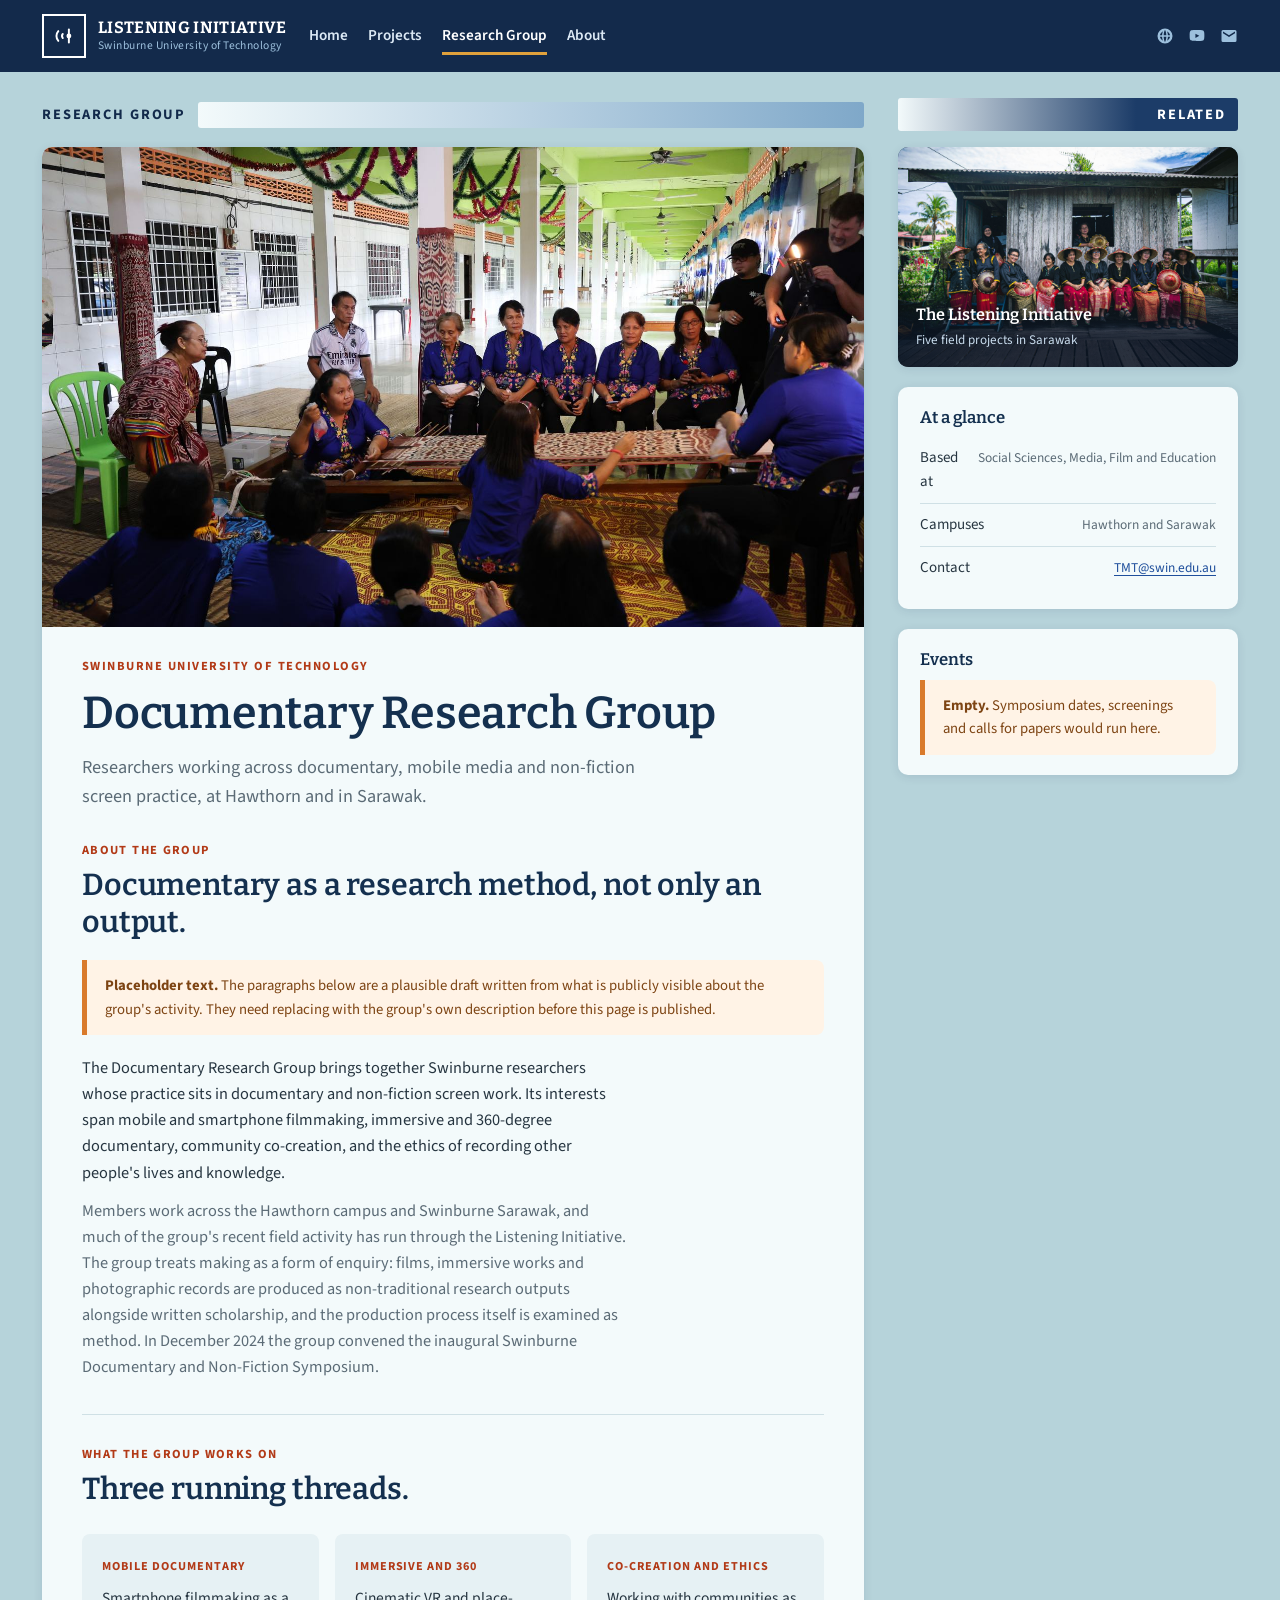
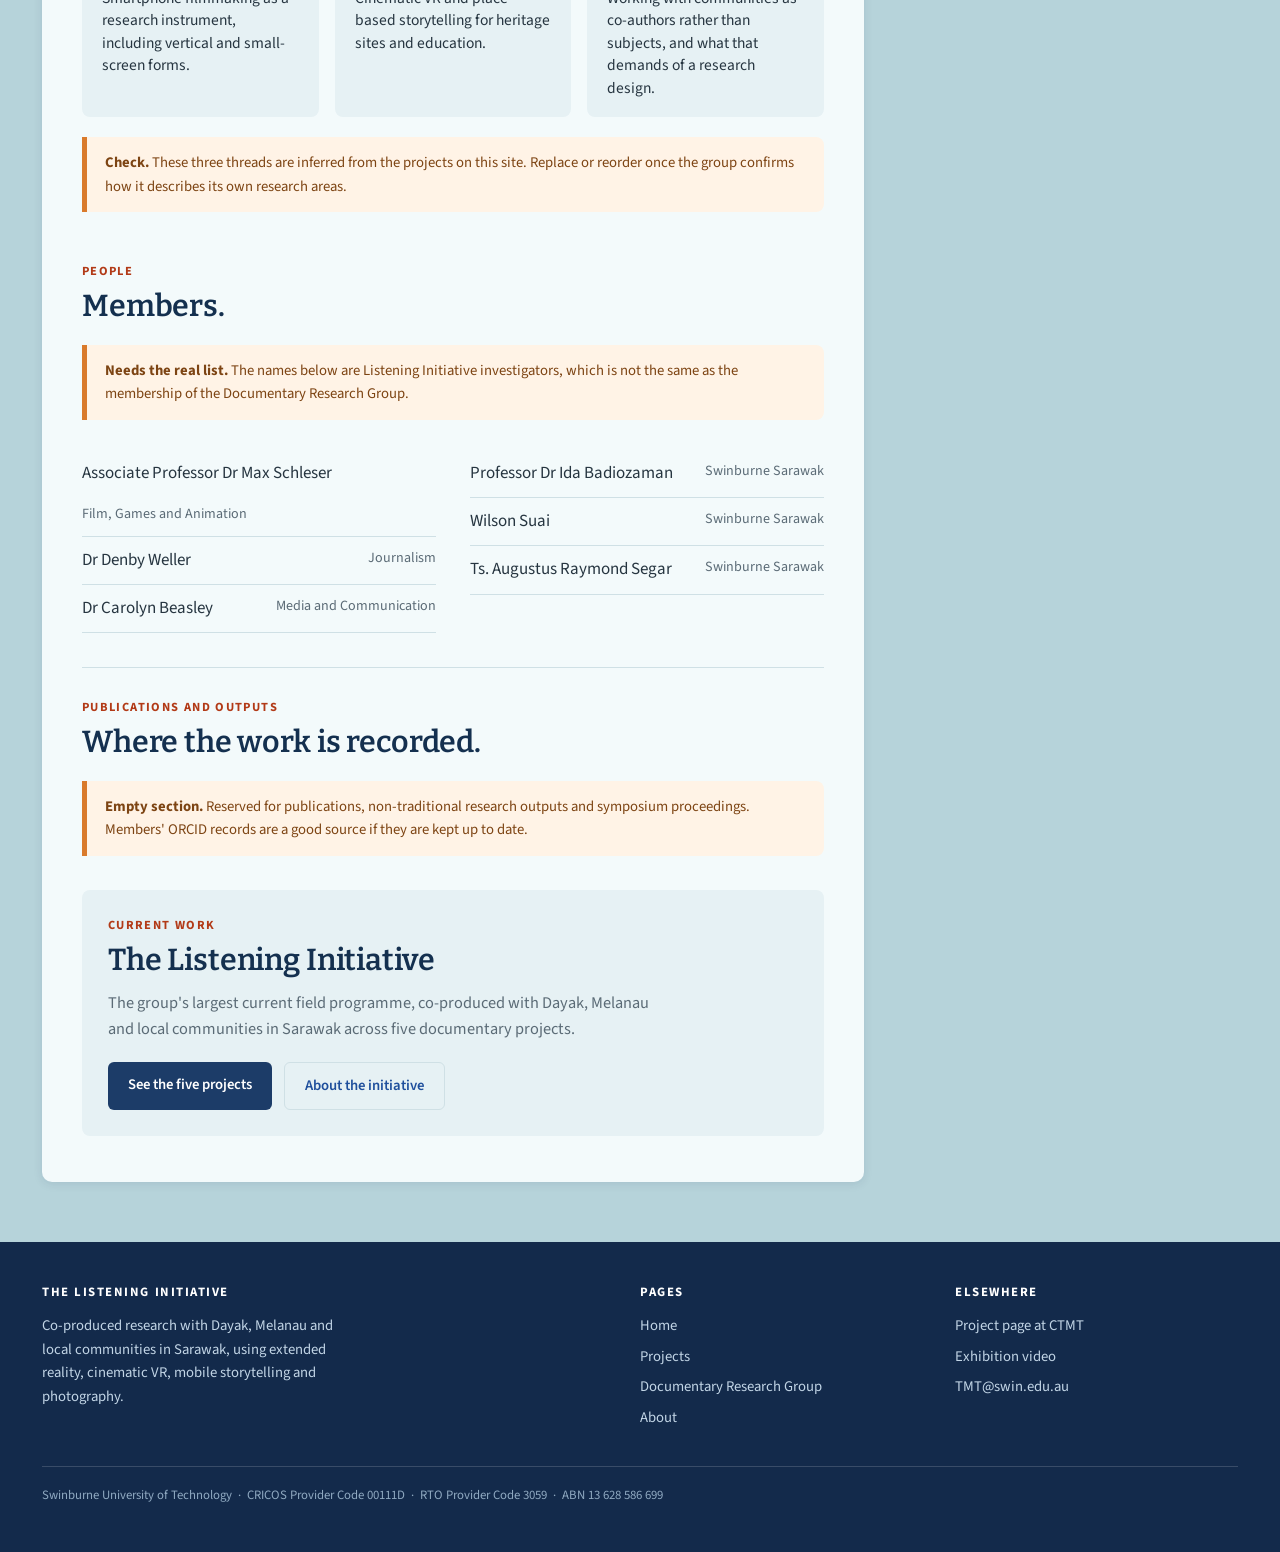
<file: listening-initiative-SITE/listening-initiative-site/documentary-research-group.html>
<!DOCTYPE html>
<html lang="en">
<head>
<meta charset="UTF-8">
<meta name="viewport" content="width=device-width, initial-scale=1.0">
<title>Documentary Research Group — Swinburne University of Technology</title>
<meta name="description" content="The Swinburne Documentary Research Group brings together researchers working across documentary, mobile media and non-fiction screen practice.">
<link rel="preconnect" href="https://fonts.googleapis.com">
<link rel="preconnect" href="https://fonts.gstatic.com" crossorigin>
<link href="https://fonts.googleapis.com/css2?family=Bitter:wght@500;600;700&family=Source+Sans+3:ital,wght@0,400;0,600;0,700;1,400&display=swap" rel="stylesheet">
<link rel="stylesheet" href="site.css">
</head>
<body>

<header class="masthead">
  <div class="masthead-inner">
    <a class="logo" href="index.html">
      <span class="mark">
        <svg viewBox="0 0 32 32" xmlns="http://www.w3.org/2000/svg" aria-hidden="true">
          <g fill="none" stroke="#ffffff" stroke-width="2.4" stroke-linecap="round">
            <path d="M9 22a9 9 0 010-12"/>
            <path d="M14.5 18.5a4 4 0 010-5"/>
            <path d="M22 8v16"/>
          </g>
          <circle cx="22" cy="16" r="3" fill="#ffffff"/>
        </svg>
      </span>
      <span class="words"><b>Listening Initiative</b><span>Swinburne University of Technology</span></span>
    </a>
    <ul class="mastnav">
      <li><a href="index.html">Home</a></li>
      <li><a href="projects.html">Projects</a></li>
      <li><a href="documentary-research-group.html" aria-current="page">Research Group</a></li>
      <li><a href="about.html">About</a></li>
    </ul>
    <div class="mast-tools">
      <a href="https://transformativemedia.swinburne.edu.au/project/listening-initiative/" title="Project page at CTMT" aria-label="Project page at CTMT">
        <svg viewBox="0 0 24 24" aria-hidden="true"><path d="M12 2a10 10 0 100 20 10 10 0 000-20zm6.9 9h-3a15.6 15.6 0 00-1.2-5.4A8 8 0 0118.9 11zM12 4c.8 1.2 1.6 3.4 1.8 7h-3.6C10.4 7.4 11.2 5.2 12 4zM5.1 13h3c.1 2 .5 3.9 1.2 5.4A8 8 0 015.1 13zm3-2h-3a8 8 0 014.2-5.4A15.6 15.6 0 008.1 11zM12 20c-.8-1.2-1.6-3.4-1.8-7h3.6c-.2 3.6-1 5.8-1.8 7zm2.7-1.6c.7-1.5 1.1-3.4 1.2-5.4h3a8 8 0 01-4.2 5.4z"/></svg>
      </a>
      <a href="https://www.youtube.com/watch?v=WIjQcdw2RO4" title="Exhibition video" aria-label="Exhibition video">
        <svg viewBox="0 0 24 24" aria-hidden="true"><path d="M21.6 7.2s-.2-1.4-.8-2c-.8-.8-1.6-.8-2-.9C16 4 12 4 12 4s-4 0-6.8.3c-.4 0-1.2 0-2 .9-.6.6-.8 2-.8 2S2.2 8.8 2.2 10.5v1.6c0 1.6.2 3.3.2 3.3s.2 1.4.8 2c.8.8 1.8.8 2.2.9 1.6.1 6.6.2 6.6.2s4 0 6.8-.3c.4 0 1.2 0 2-.9.6-.6.8-2 .8-2s.2-1.6.2-3.3v-1.6c0-1.6-.2-3.3-.2-3.3zM9.9 14.6V8.9l5.2 2.9-5.2 2.8z"/></svg>
      </a>
      <a href="mailto:TMT@swin.edu.au" title="Email the centre" aria-label="Email the centre">
        <svg viewBox="0 0 24 24" aria-hidden="true"><path d="M20 4H4a2 2 0 00-2 2v12a2 2 0 002 2h16a2 2 0 002-2V6a2 2 0 00-2-2zm0 4.2l-8 5-8-5V6l8 5 8-5v2.2z"/></svg>
      </a>
    </div>
  </div>
</header>

<div class="shell">
  <div>
    <div class="col-head"><b>Research group</b><span class="bar"></span></div>
    <article class="article">
      <figure class="leadimage"><img src="images/pua-kumbu-05.jpg" alt="A wide view of the documentary crew filming Iban community weavers seated together in a decorated community hall in Sarawak."></figure>
      <div class="inner">
        <span class="kicker">Swinburne University of Technology</span>
        <h1>Documentary Research Group</h1>
        <p class="standfirst">Researchers working across documentary, mobile media and non-fiction screen practice, at Hawthorn and in Sarawak.</p>

        <main>
        <section>
          <div class="section-head">
            <span class="label">About the group</span>
            <h2>Documentary as a research method, not only an output.</h2>
          </div>
          <div class="todo"><b>Placeholder text.</b> The paragraphs below are a plausible draft written from what is publicly visible about the group's activity. They need replacing with the group's own description before this page is published.</div>
          <p class="lede">The Documentary Research Group brings together Swinburne researchers whose practice sits in documentary and non-fiction screen work. Its interests span mobile and smartphone filmmaking, immersive and 360-degree documentary, community co-creation, and the ethics of recording other people's lives and knowledge.</p>
          <p class="lede lede-dim">Members work across the Hawthorn campus and Swinburne Sarawak, and much of the group's recent field activity has run through the Listening Initiative. The group treats making as a form of enquiry: films, immersive works and photographic records are produced as non-traditional research outputs alongside written scholarship, and the production process itself is examined as method. In December 2024 the group convened the inaugural Swinburne Documentary and Non-Fiction Symposium.</p>
        </section>

        <hr class="warp">

        <section>
          <div class="section-head">
            <span class="label">What the group works on</span>
            <h2>Three running threads.</h2>
          </div>
          <div class="callout-row">
            <div class="callout">
              <span class="tag">Mobile documentary</span>
              <p>Smartphone filmmaking as a research instrument, including vertical and small-screen forms.</p>
            </div>
            <div class="callout">
              <span class="tag">Immersive and 360</span>
              <p>Cinematic VR and place-based storytelling for heritage sites and education.</p>
            </div>
            <div class="callout">
              <span class="tag">Co-creation and ethics</span>
              <p>Working with communities as co-authors rather than subjects, and what that demands of a research design.</p>
            </div>
          </div>
          <div class="todo"><b>Check.</b> These three threads are inferred from the projects on this site. Replace or reorder once the group confirms how it describes its own research areas.</div>
        </section>

        <section>
          <div class="section-head">
            <span class="label">People</span>
            <h2>Members.</h2>
          </div>
          <div class="todo"><b>Needs the real list.</b> The names below are Listening Initiative investigators, which is not the same as the membership of the Documentary Research Group.</div>
          <div class="grid-2">
            <div>
              <ul class="people-list">
                <li>Associate Professor Dr Max Schleser <span>Film, Games and Animation</span></li>
                <li>Dr Denby Weller <span>Journalism</span></li>
                <li>Dr Carolyn Beasley <span>Media and Communication</span></li>
              </ul>
            </div>
            <div>
              <ul class="people-list">
                <li>Professor Dr Ida Badiozaman <span>Swinburne Sarawak</span></li>
                <li>Wilson Suai <span>Swinburne Sarawak</span></li>
                <li>Ts. Augustus Raymond Segar <span>Swinburne Sarawak</span></li>
              </ul>
            </div>
          </div>
        </section>

        <hr class="warp">

        <section>
          <div class="section-head">
            <span class="label">Publications and outputs</span>
            <h2>Where the work is recorded.</h2>
          </div>
          <div class="todo"><b>Empty section.</b> Reserved for publications, non-traditional research outputs and symposium proceedings. Members' ORCID records are a good source if they are kept up to date.</div>
        </section>

        <div class="cta">
          <span class="label">Current work</span>
          <h2>The Listening Initiative</h2>
          <p class="lede lede-dim">The group's largest current field programme, co-produced with Dayak, Melanau and local communities in Sarawak across five documentary projects.</p>
          <div class="cta-row">
            <a class="btn" href="projects.html">See the five projects</a>
            <a class="btn ghost" href="about.html">About the initiative</a>
          </div>
        </div>
        </main>
      </div>
    </article>

  </div>
  <aside>
    <div class="rail-head"><b>Related</b></div>

    <a class="rail-card" href="projects.html">
      <img src="images/terendak-01.jpg" alt="Melanau ladies in traditional dress seated on the porch of a wooden house in Kampung Tanam, each holding a finished Terendak hat." loading="lazy">
      <span class="cap"><b>The Listening Initiative</b><span>Five field projects in Sarawak</span></span>
    </a>

    <div class="rail-panel">
      <h4>At a glance</h4>
      <ul>
        <li>Based at <span>Social Sciences, Media, Film and Education</span></li>
        <li>Campuses <span>Hawthorn and Sarawak</span></li>
        <li>Contact <span><a href="mailto:TMT@swin.edu.au">TMT@swin.edu.au</a></span></li>
      </ul>
    </div>

    <div class="rail-panel">
      <h4>Events</h4>
      <div class="todo" style="margin:0;"><b>Empty.</b> Symposium dates, screenings and calls for papers would run here.</div>
    </div>
  </aside>
</div>

<footer class="site-footer">
  <div class="wrap">
    <div class="cols">
      <div>
        <h5>The Listening Initiative</h5>
        <p style="max-width:46ch; margin:0;">Co-produced research with Dayak, Melanau and local communities in Sarawak, using extended reality, cinematic VR, mobile storytelling and photography.</p>
      </div>
      <div>
        <h5>Pages</h5>
        <ul>
          <li><a href="index.html">Home</a></li>
          <li><a href="projects.html">Projects</a></li>
          <li><a href="documentary-research-group.html">Documentary Research Group</a></li>
          <li><a href="about.html">About</a></li>
        </ul>
      </div>
      <div>
        <h5>Elsewhere</h5>
        <ul>
          <li><a href="https://transformativemedia.swinburne.edu.au/project/listening-initiative/">Project page at CTMT</a></li>
          <li><a href="https://www.youtube.com/watch?v=WIjQcdw2RO4">Exhibition video</a></li>
          <li><a href="mailto:TMT@swin.edu.au">TMT@swin.edu.au</a></li>
        </ul>
      </div>
    </div>
    <div class="fine">Swinburne University of Technology &nbsp;&middot;&nbsp; CRICOS Provider Code 00111D &nbsp;&middot;&nbsp; RTO Provider Code 3059 &nbsp;&middot;&nbsp; ABN 13 628 586 699</div>
  </div>
</footer>

<script src="site.js"></script>
</body>
</html>
</file>
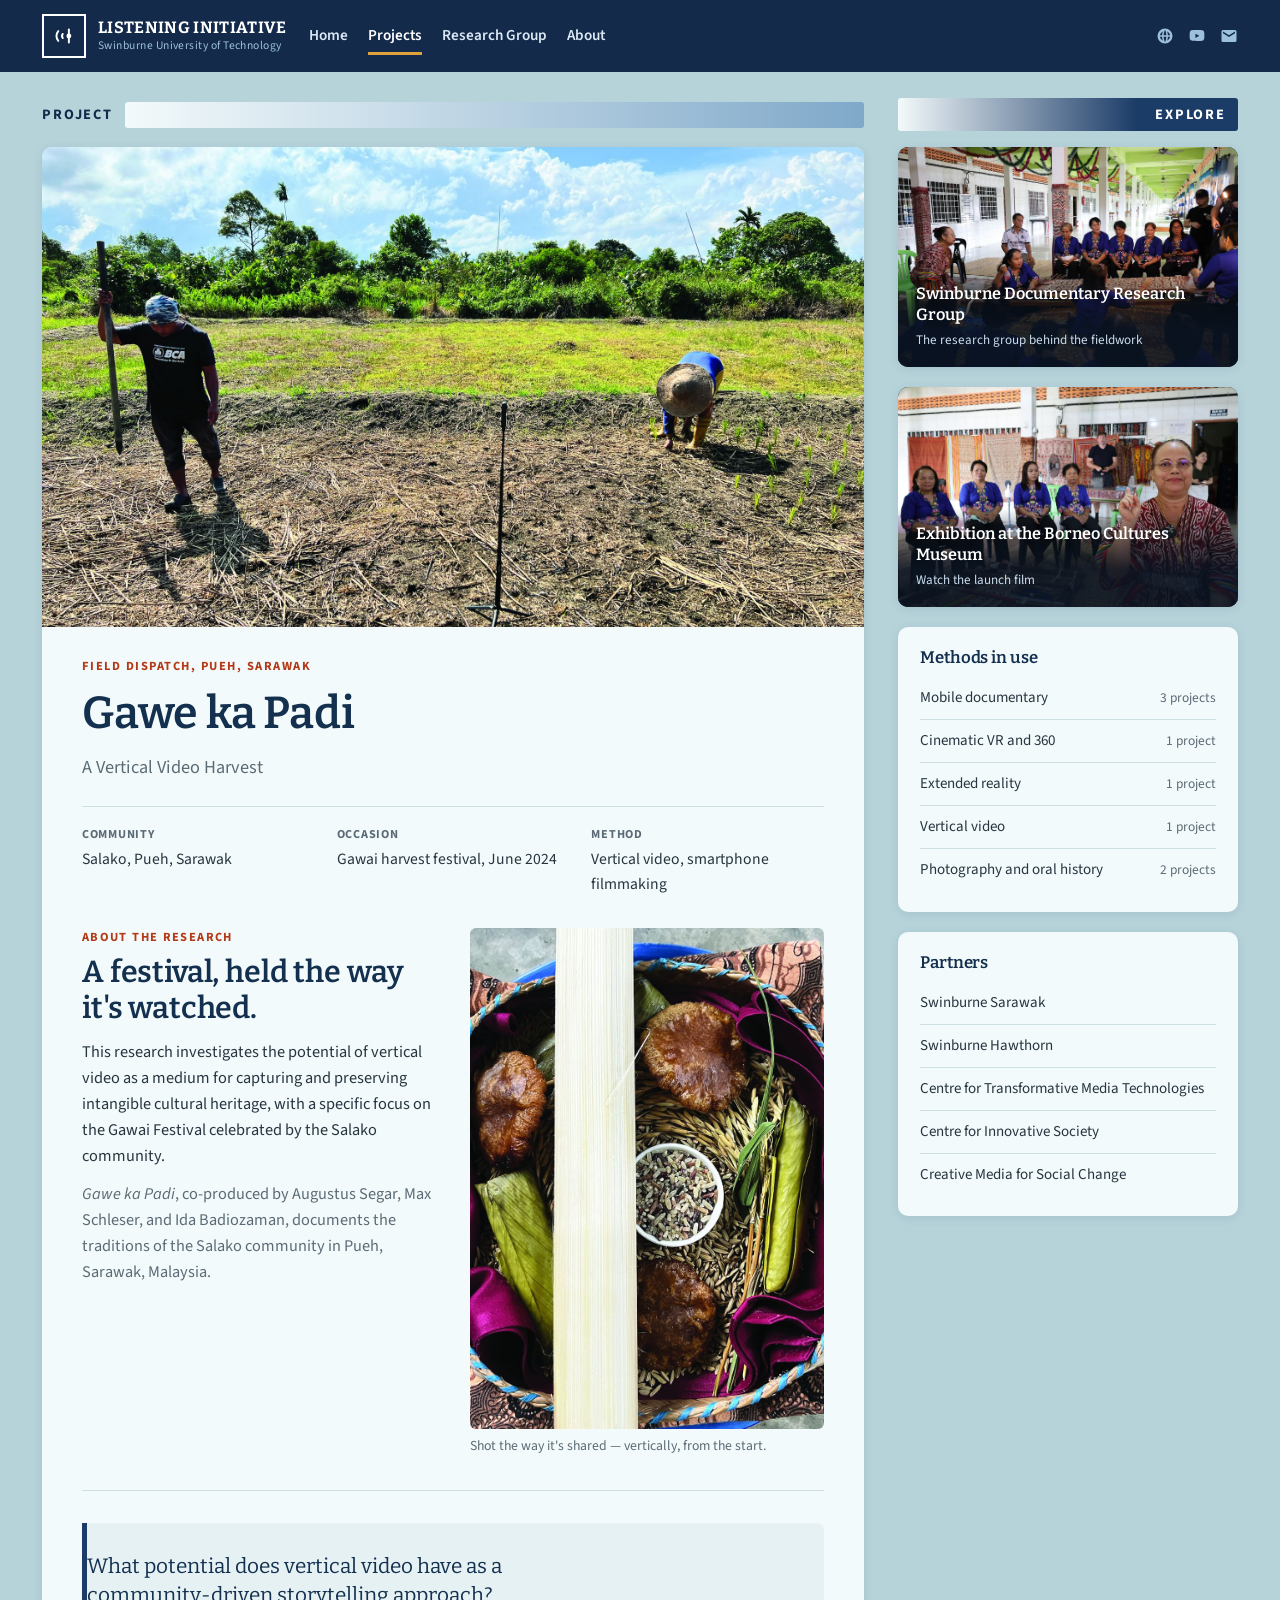
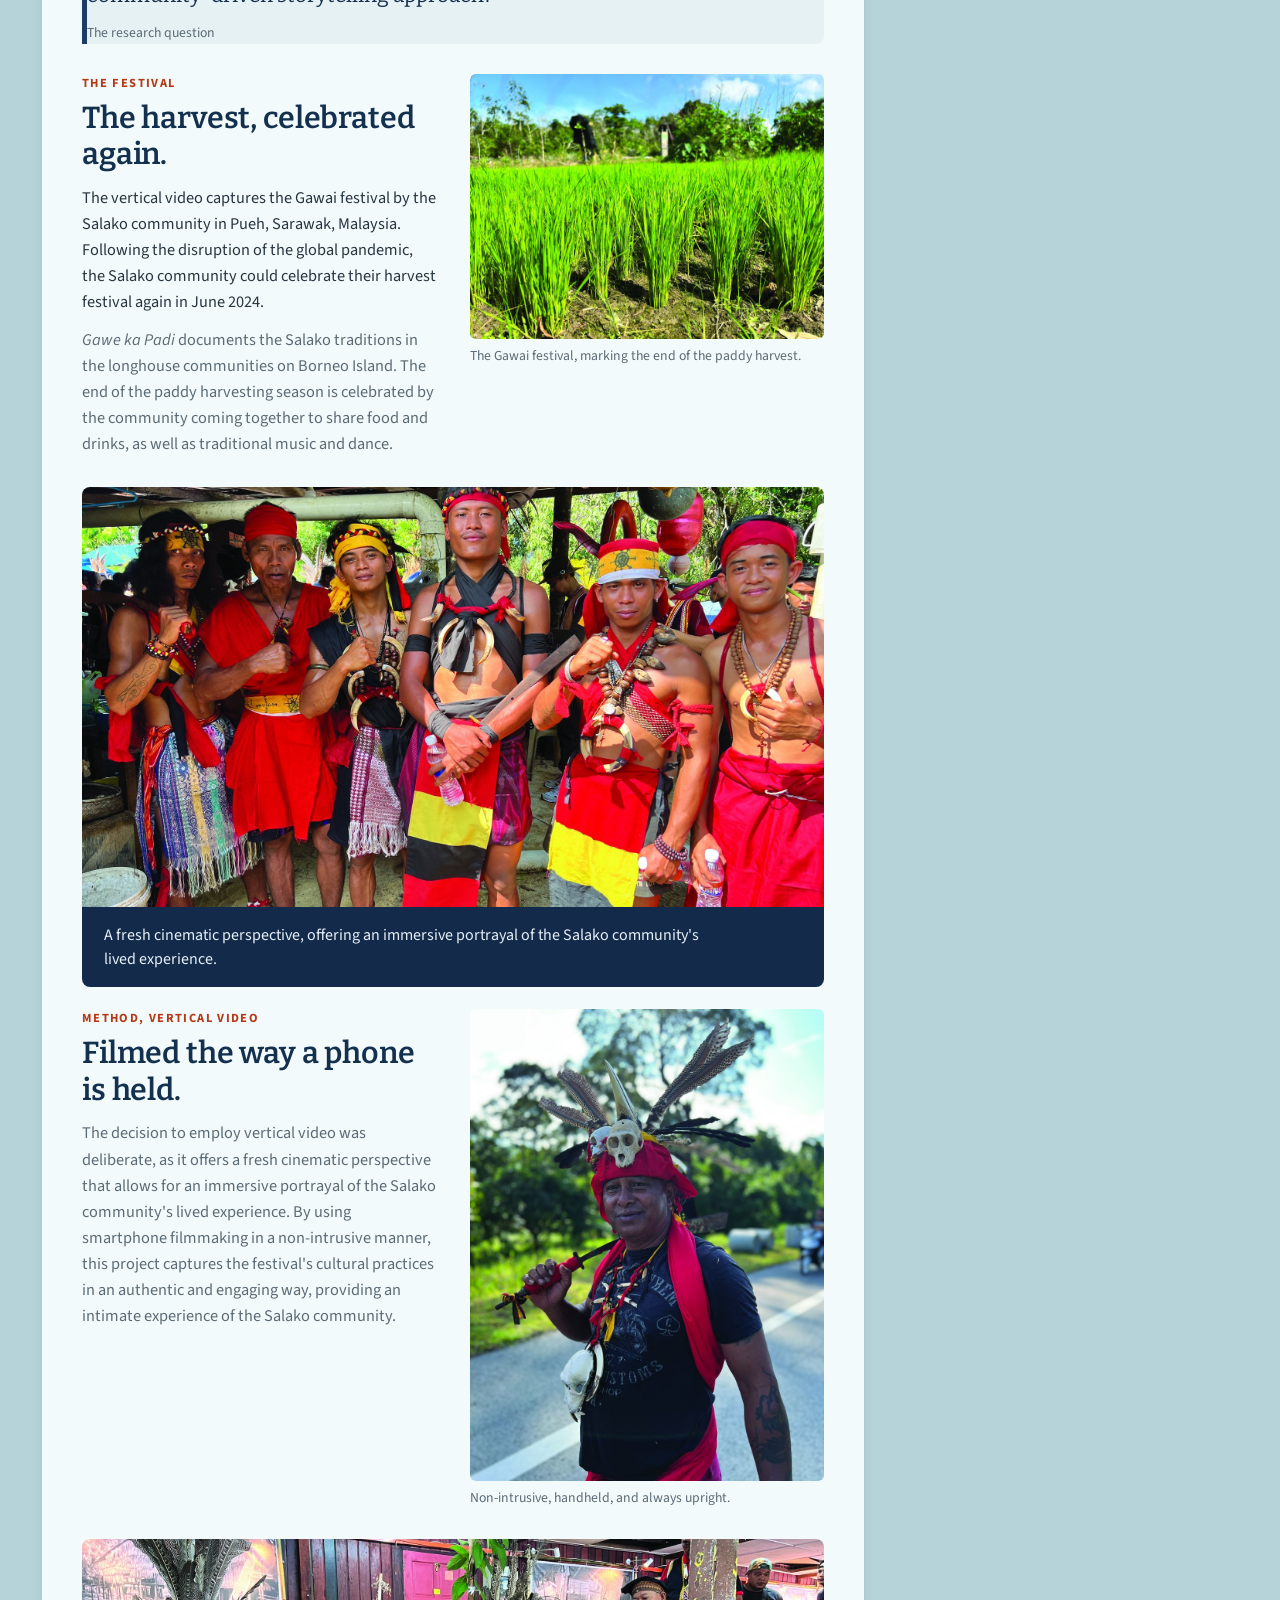
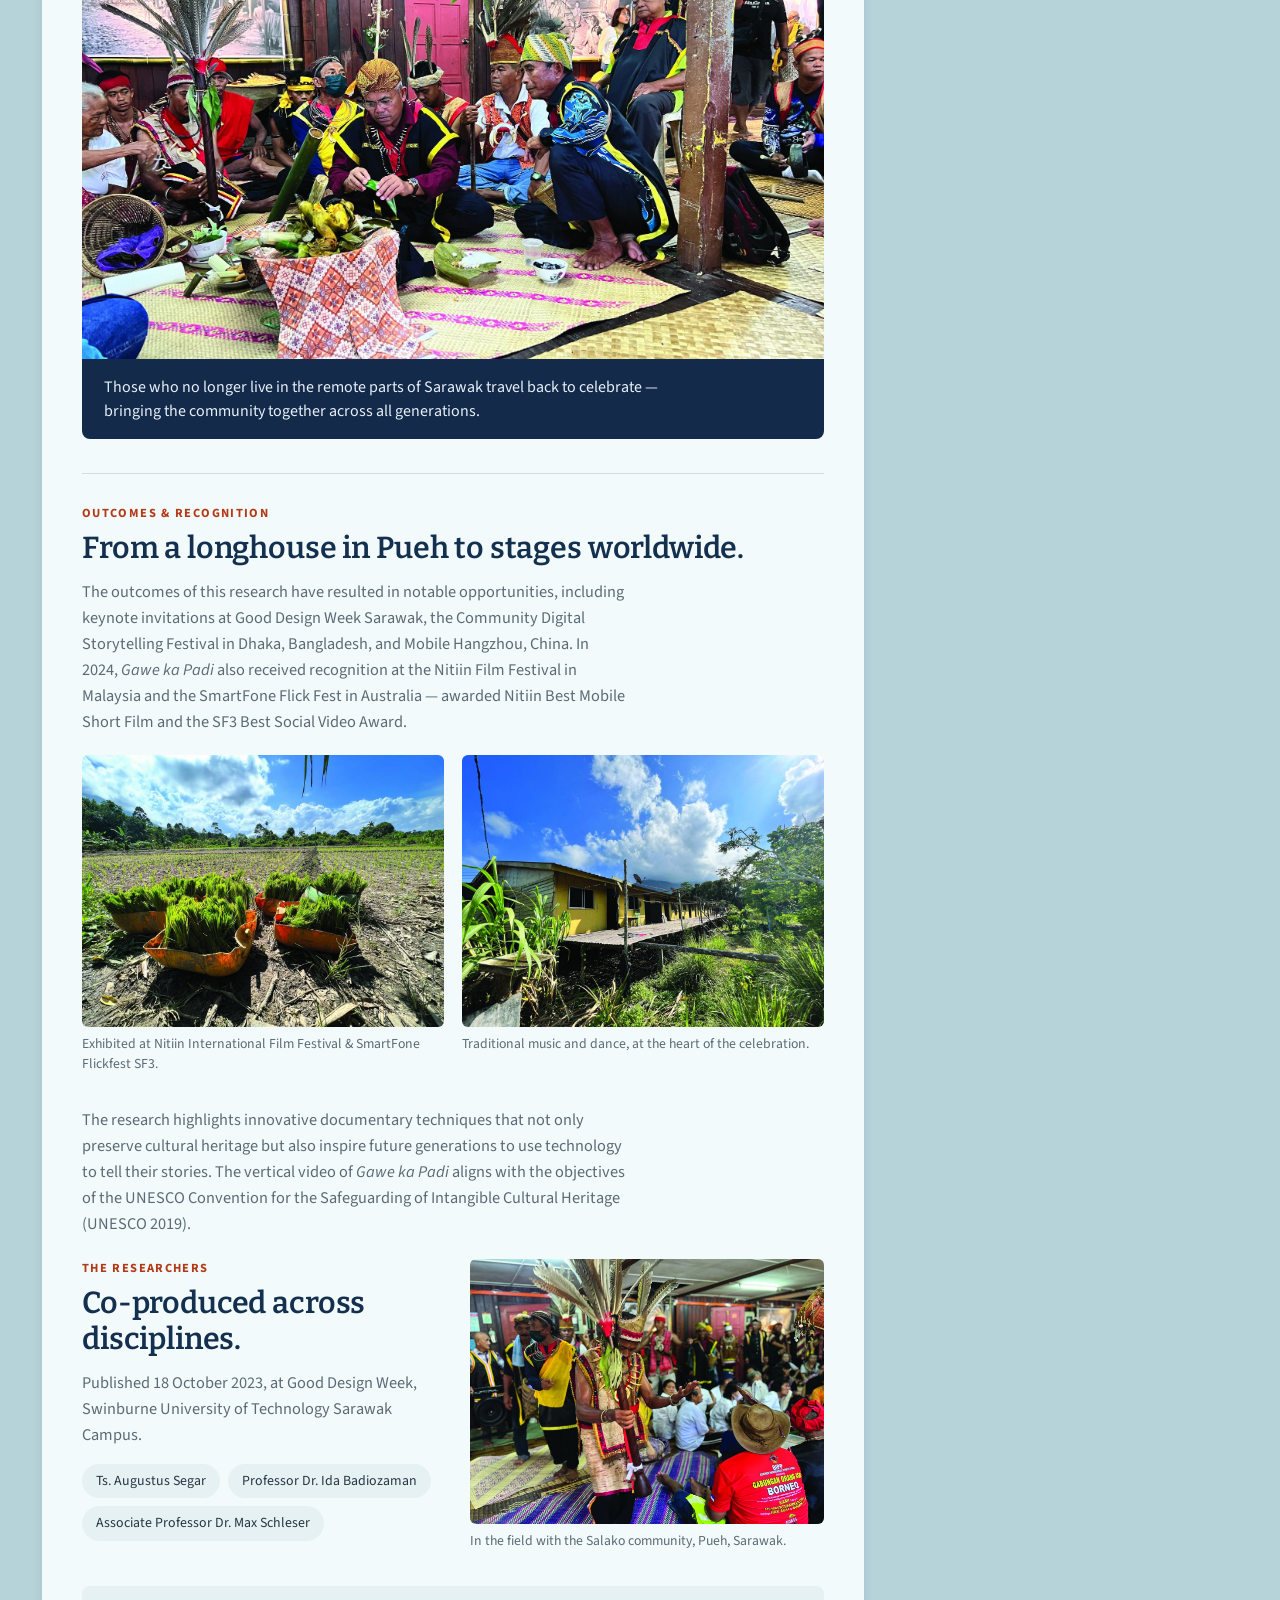
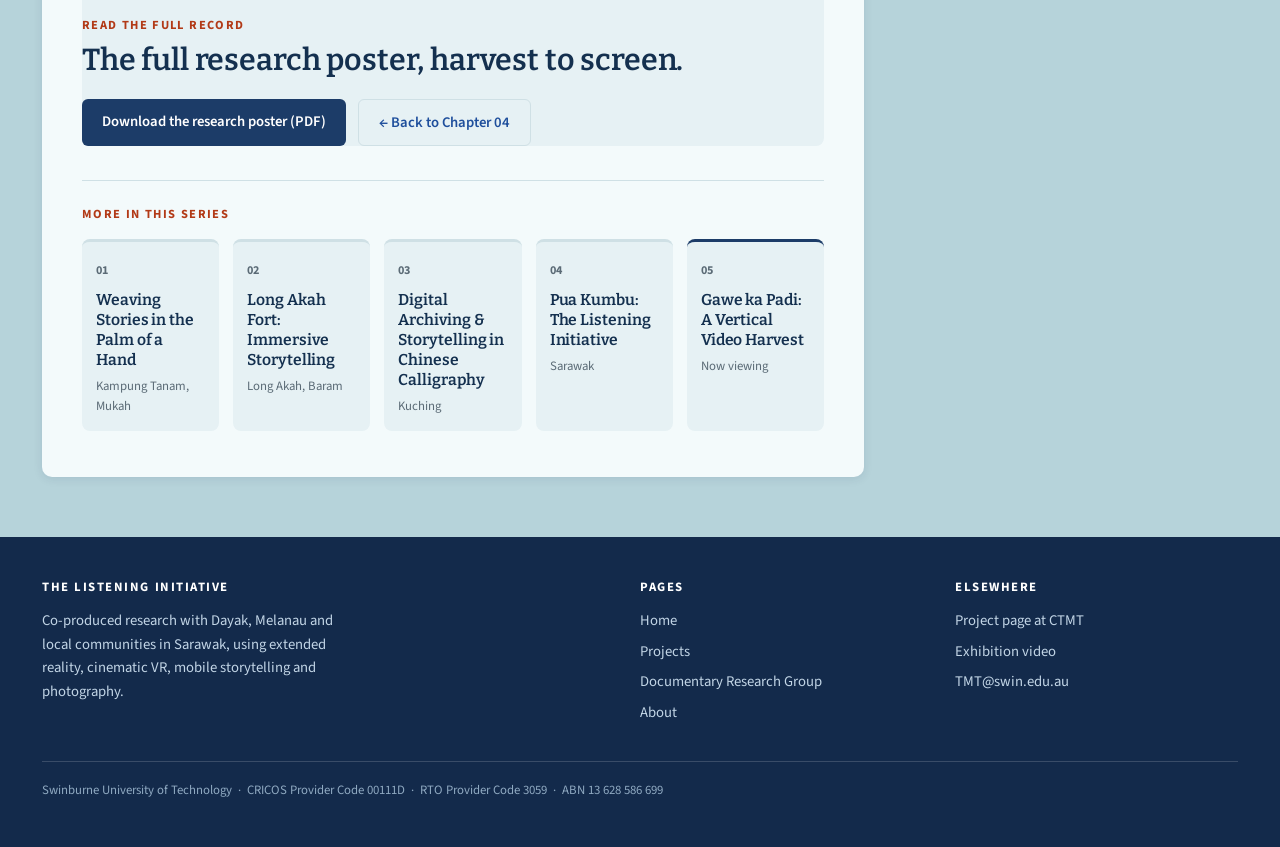
<file: listening-initiative-SITE/listening-initiative-site/gawe-ka-padi.html>
<!DOCTYPE html>
<html lang="en">
<head>
<meta charset="UTF-8">
<meta name="viewport" content="width=device-width, initial-scale=1.0">
<title>Gawe ka Padi &middot; Vertical Video &amp; the Gawai Festival &middot; Palm &amp; Phone Documentary Series</title>
<meta name="description" content="A vertical-video documentary of Gawe ka Padi, the Salako community's harvest festival in Pueh, Sarawak, and a study in smartphone filmmaking as heritage storytelling.">
<link rel="preconnect" href="https://fonts.googleapis.com">
<link rel="preconnect" href="https://fonts.gstatic.com" crossorigin>
<link href="https://fonts.googleapis.com/css2?family=Bitter:wght@500;600;700&family=Source+Sans+3:ital,wght@0,400;0,600;0,700;1,400&display=swap" rel="stylesheet">
<link rel="stylesheet" href="site.css">
</head>
<body>

<header class="masthead">
  <div class="masthead-inner">
    <a class="logo" href="index.html">
      <span class="mark">
        <svg viewBox="0 0 32 32" xmlns="http://www.w3.org/2000/svg" aria-hidden="true">
          <g fill="none" stroke="#ffffff" stroke-width="2.4" stroke-linecap="round">
            <path d="M9 22a9 9 0 010-12"/>
            <path d="M14.5 18.5a4 4 0 010-5"/>
            <path d="M22 8v16"/>
          </g>
          <circle cx="22" cy="16" r="3" fill="#ffffff"/>
        </svg>
      </span>
      <span class="words"><b>Listening Initiative</b><span>Swinburne University of Technology</span></span>
    </a>
    <ul class="mastnav">
      <li><a href="index.html">Home</a></li>
      <li><a href="projects.html" aria-current="page">Projects</a></li>
      <li><a href="documentary-research-group.html">Research Group</a></li>
      <li><a href="about.html">About</a></li>
    </ul>
    <div class="mast-tools">
      <a href="https://transformativemedia.swinburne.edu.au/project/listening-initiative/" title="Project page at CTMT" aria-label="Project page at CTMT">
        <svg viewBox="0 0 24 24" aria-hidden="true"><path d="M12 2a10 10 0 100 20 10 10 0 000-20zm6.9 9h-3a15.6 15.6 0 00-1.2-5.4A8 8 0 0118.9 11zM12 4c.8 1.2 1.6 3.4 1.8 7h-3.6C10.4 7.4 11.2 5.2 12 4zM5.1 13h3c.1 2 .5 3.9 1.2 5.4A8 8 0 015.1 13zm3-2h-3a8 8 0 014.2-5.4A15.6 15.6 0 008.1 11zM12 20c-.8-1.2-1.6-3.4-1.8-7h3.6c-.2 3.6-1 5.8-1.8 7zm2.7-1.6c.7-1.5 1.1-3.4 1.2-5.4h3a8 8 0 01-4.2 5.4z"/></svg>
      </a>
      <a href="https://www.youtube.com/watch?v=WIjQcdw2RO4" title="Exhibition video" aria-label="Exhibition video">
        <svg viewBox="0 0 24 24" aria-hidden="true"><path d="M21.6 7.2s-.2-1.4-.8-2c-.8-.8-1.6-.8-2-.9C16 4 12 4 12 4s-4 0-6.8.3c-.4 0-1.2 0-2 .9-.6.6-.8 2-.8 2S2.2 8.8 2.2 10.5v1.6c0 1.6.2 3.3.2 3.3s.2 1.4.8 2c.8.8 1.8.8 2.2.9 1.6.1 6.6.2 6.6.2s4 0 6.8-.3c.4 0 1.2 0 2-.9.6-.6.8-2 .8-2s.2-1.6.2-3.3v-1.6c0-1.6-.2-3.3-.2-3.3zM9.9 14.6V8.9l5.2 2.9-5.2 2.8z"/></svg>
      </a>
      <a href="mailto:TMT@swin.edu.au" title="Email the centre" aria-label="Email the centre">
        <svg viewBox="0 0 24 24" aria-hidden="true"><path d="M20 4H4a2 2 0 00-2 2v12a2 2 0 002 2h16a2 2 0 002-2V6a2 2 0 00-2-2zm0 4.2l-8 5-8-5V6l8 5 8-5v2.2z"/></svg>
      </a>
    </div>
  </div>
</header>

<div class="shell">
  <div>
    <div class="col-head"><b>Project</b><span class="bar"></span></div>
    <article class="article">
      <figure class="leadimage"><img src="images/gawai-01.jpg" alt="Members of the Salako community working in an open field near Pueh, Sarawak."></figure>
      <div class="inner">
        <span class="kicker">Field Dispatch, Pueh, Sarawak</span>
        <h1>Gawe ka Padi</h1>
        <p class="standfirst">A Vertical Video Harvest</p>
        <dl class="factrow">
      <div><dt>Community</dt><dd>Salako, Pueh, Sarawak</dd></div>
      <div><dt>Occasion</dt><dd>Gawai harvest festival, June 2024</dd></div>
      <div><dt>Method</dt><dd>Vertical video, smartphone filmmaking</dd></div>
    </dl>
        <main>

<section id="intro">
  <div class="wrap">
    <div class="grid-2">
      <div class="reveal">
        <span class="label">About the research</span>
        <h2>A festival, held the way it's watched.</h2>
        <p class="lede">This research investigates the potential of vertical video as a medium for capturing and preserving intangible cultural heritage, with a specific focus on the Gawai Festival celebrated by the Salako community.</p>
        <p class="lede lede-dim"><em>Gawe ka Padi</em>, co-produced by Augustus Segar, Max Schleser, and Ida Badiozaman, documents the traditions of the Salako community in Pueh, Sarawak, Malaysia.</p>
      </div>
      <div class="img-col reveal" style="transition-delay:.15s;">
        <figure class="frame">
          <img src="images/gawai-02.jpg" alt="A portrait-orientation documentary photograph from the Gawe ka Padi project, capturing the Salako community's Gawai harvest festival in Pueh, Sarawak." loading="lazy">
          <figcaption>Shot the way it's shared &mdash; vertically, from the start.</figcaption>
        </figure>
      </div>
    </div>
  </div>
</section>

<hr class="warp wide">
<section class="pullquote">
  <div class="wrap">
    <blockquote class="reveal">What potential does vertical video have as a community-driven storytelling approach?</blockquote>
    <cite class="reveal" style="transition-delay:.15s;">The research question</cite>
  </div>
</section>

<section id="festival">
  <div class="wrap">
    <div class="grid-2 reverse">
      <div class="img-col reveal">
        <figure class="frame">
          <img src="images/gawai-03.jpg" alt="A documentary photograph of the Gawai harvest festival celebrated by the Salako community in Pueh, Sarawak." loading="lazy">
          <figcaption>The Gawai festival, marking the end of the paddy harvest.</figcaption>
        </figure>
      </div>
      <div class="reveal" style="transition-delay:.15s;">
        <span class="label">The festival</span>
        <h2>The harvest, celebrated again.</h2>
        <p class="lede">The vertical video captures the Gawai festival by the Salako community in Pueh, Sarawak, Malaysia. Following the disruption of the global pandemic, the Salako community could celebrate their harvest festival again in June 2024.</p>
        <p class="lede lede-dim"><em>Gawe ka Padi</em> documents the Salako traditions in the longhouse communities on Borneo Island. The end of the paddy harvesting season is celebrated by the community coming together to share food and drinks, as well as traditional music and dance.</p>
      </div>
    </div>
  </div>
</section>

<div class="band-wrap">
  <img class="band" src="images/gawai-04.jpg" alt="The Salako community gathered together during the Gawai harvest festival celebrations in Pueh, Sarawak.">
  <div class="band-cap">
    <div class="wrap">
      <p class="reveal">A fresh cinematic perspective, offering an immersive portrayal of the Salako community's lived experience.</p>
    </div>
  </div>
</div>

<section id="method" class="tight">
  <div class="wrap">
    <div class="grid-2">
      <div class="reveal">
        <span class="label">Method, Vertical video</span>
        <h2>Filmed the way a phone is held.</h2>
        <p class="lede lede-dim">The decision to employ vertical video was deliberate, as it offers a fresh cinematic perspective that allows for an immersive portrayal of the Salako community's lived experience. By using smartphone filmmaking in a non-intrusive manner, this project captures the festival's cultural practices in an authentic and engaging way, providing an intimate experience of the Salako community.</p>
      </div>
      <div class="img-col reveal" style="transition-delay:.15s;">
        <figure class="frame">
          <img src="images/gawai-05.jpg" alt="A portrait-orientation documentary photograph illustrating the vertical video filmmaking approach used to capture the Gawai festival." loading="lazy">
          <figcaption>Non-intrusive, handheld, and always upright.</figcaption>
        </figure>
      </div>
    </div>
  </div>
</section>

<div class="band-wrap">
  <img class="band" src="images/gawai-06.jpg" alt="Members of the Salako community, including those who returned from outside Sarawak, celebrating together during the Gawai festival.">
  <div class="band-cap">
    <div class="wrap">
      <p class="reveal">Those who no longer live in the remote parts of Sarawak travel back to celebrate &mdash; bringing the community together across all generations.</p>
    </div>
  </div>
</div>

<hr class="warp wide">
<section id="outcomes">
  <div class="wrap">
    <div class="section-head reveal">
      <span class="label">Outcomes &amp; recognition</span>
      <h2>From a longhouse in Pueh to stages worldwide.</h2>
      <p class="lede lede-dim">The outcomes of this research have resulted in notable opportunities, including keynote invitations at Good Design Week Sarawak, the Community Digital Storytelling Festival in Dhaka, Bangladesh, and Mobile Hangzhou, China. In 2024, <em>Gawe ka Padi</em> also received recognition at the Nitiin Film Festival in Malaysia and the SmartFone Flick Fest in Australia &mdash; awarded Nitiin Best Mobile Short Film and the SF3 Best Social Video Award.</p>
    </div>
    <div class="mosaic">
      <figure class="frame reveal">
        <img src="images/gawai-07.jpg" alt="A documentary photograph from Gawe ka Padi, exhibited at the Nitiin International Film Festival, Malaysia, and the SmartFone Flickfest, Australia." loading="lazy">
          <figcaption>Exhibited at Nitiin International Film Festival &amp; SmartFone Flickfest SF3.</figcaption>
      </figure>
      <figure class="frame reveal">
        <img src="images/gawai-08.jpg" alt="A documentary photograph from the Gawe ka Padi project, capturing the Salako community's traditional music and dance during the Gawai festival." loading="lazy">
          <figcaption>Traditional music and dance, at the heart of the celebration.</figcaption>
      </figure>
    </div>
    <p class="lede lede-dim reveal" style="margin-top:32px;">The research highlights innovative documentary techniques that not only preserve cultural heritage but also inspire future generations to use technology to tell their stories. The vertical video of <em>Gawe ka Padi</em> aligns with the objectives of the UNESCO Convention for the Safeguarding of Intangible Cultural Heritage (UNESCO 2019).</p>
  </div>
</section>

<section id="team" class="tight">
  <div class="wrap">
    <div class="grid-2 reverse">
      <div class="img-col reveal">
        <figure class="frame">
          <img src="images/gawai-09.jpg" alt="A documentary photograph from the Gawe ka Padi project in Pueh, Sarawak." loading="lazy">
          <figcaption>In the field with the Salako community, Pueh, Sarawak.</figcaption>
        </figure>
      </div>
      <div class="reveal" style="transition-delay:.15s;">
        <span class="label">The researchers</span>
        <h2>Co-produced across disciplines.</h2>
        <p class="lede lede-dim">Published 18 October 2023, at Good Design Week, Swinburne University of Technology Sarawak Campus.</p>
        <div class="authors">
          <span class="reveal">Ts. Augustus Segar</span>
          <span class="reveal">Professor Dr. Ida Badiozaman</span>
          <span class="reveal">Associate Professor Dr. Max Schleser</span>
        </div>
      </div>
    </div>
  </div>
</section>

<section class="cta">
  <div class="wrap reveal">
    <span class="label">Read the full record</span>
    <h2>The full research poster, harvest to screen.</h2>
    <div class="cta-row">
      <a class="btn" href="posters/GUS_GAWA_KA_PADI.pdf" target="_blank" rel="noopener">Download the research poster (PDF)</a>
      <a class="btn ghost" href="pua-kumbu.html">&larr; Back to Chapter 04</a>
    </div>
  </div>
</section>

<div class="series-nav">
  <div class="wrap">
    <span class="label reveal">More in this series</span>
    <div class="series-grid">
      <a class="series-card reveal" href="weaving-stories-terendak.html" >
        <span class="num">01</span>
        <h4>Weaving Stories in the Palm of a Hand</h4>
        <span class="status">Kampung Tanam, Mukah</span>
      </a>
      <a class="series-card reveal" href="long-akah-fort.html" >
        <span class="num">02</span>
        <h4>Long Akah Fort: Immersive Storytelling</h4>
        <span class="status">Long Akah, Baram</span>
      </a>
      <a class="series-card reveal" href="chinese-calligraphy.html" >
        <span class="num">03</span>
        <h4>Digital Archiving &amp; Storytelling in Chinese Calligraphy</h4>
        <span class="status">Kuching</span>
      </a>
      <a class="series-card reveal" href="pua-kumbu.html" >
        <span class="num">04</span>
        <h4>Pua Kumbu: The Listening Initiative</h4>
        <span class="status">Sarawak</span>
      </a>
      <a class="series-card active reveal" href="#top" >
        <span class="num">05</span>
        <h4>Gawe ka Padi: A Vertical Video Harvest</h4>
        <span class="status">Now viewing</span>
      </a>
    </div>
  </div>
</div>

</main>
      </div>
    </article>
  </div>
  <aside>
    <div class="rail-head"><b>Explore</b></div>

    <a class="rail-card" href="documentary-research-group.html">
      <img src="images/pua-kumbu-05.jpg" alt="A wide view of the documentary crew filming Iban community weavers seated together in a decorated community hall in Sarawak." loading="lazy">
      <span class="cap"><b>Swinburne Documentary Research Group</b><span>The research group behind the fieldwork</span></span>
    </a>

    <a class="rail-card" href="https://www.youtube.com/watch?v=WIjQcdw2RO4">
      <img src="images/pua-kumbu-01.jpg" alt="Iban women in ceremonial dress standing together during a filming session, with woven cloths hanging behind them." loading="lazy">
      <span class="cap"><b>Exhibition at the Borneo Cultures Museum</b><span>Watch the launch film</span></span>
    </a>

    <div class="rail-panel">
      <h4>Methods in use</h4>
      <ul>
        <li>Mobile documentary <span>3 projects</span></li>
        <li>Cinematic VR and 360 <span>1 project</span></li>
        <li>Extended reality <span>1 project</span></li>
        <li>Vertical video <span>1 project</span></li>
        <li>Photography and oral history <span>2 projects</span></li>
      </ul>
    </div>

    <div class="rail-panel">
      <h4>Partners</h4>
      <ul>
        <li>Swinburne Sarawak</li>
        <li>Swinburne Hawthorn</li>
        <li>Centre for Transformative Media Technologies</li>
        <li>Centre for Innovative Society</li>
        <li>Creative Media for Social Change</li>
      </ul>
    </div>
  </aside>
</div>

<footer class="site-footer">
  <div class="wrap">
    <div class="cols">
      <div>
        <h5>The Listening Initiative</h5>
        <p style="max-width:46ch; margin:0;">Co-produced research with Dayak, Melanau and local communities in Sarawak, using extended reality, cinematic VR, mobile storytelling and photography.</p>
      </div>
      <div>
        <h5>Pages</h5>
        <ul>
          <li><a href="index.html">Home</a></li>
          <li><a href="projects.html">Projects</a></li>
          <li><a href="documentary-research-group.html">Documentary Research Group</a></li>
          <li><a href="about.html">About</a></li>
        </ul>
      </div>
      <div>
        <h5>Elsewhere</h5>
        <ul>
          <li><a href="https://transformativemedia.swinburne.edu.au/project/listening-initiative/">Project page at CTMT</a></li>
          <li><a href="https://www.youtube.com/watch?v=WIjQcdw2RO4">Exhibition video</a></li>
          <li><a href="mailto:TMT@swin.edu.au">TMT@swin.edu.au</a></li>
        </ul>
      </div>
    </div>
    <div class="fine">Swinburne University of Technology &nbsp;&middot;&nbsp; CRICOS Provider Code 00111D &nbsp;&middot;&nbsp; RTO Provider Code 3059 &nbsp;&middot;&nbsp; ABN 13 628 586 699</div>
  </div>
</footer>

<script src="site.js"></script>
</body>
</html>
</file>
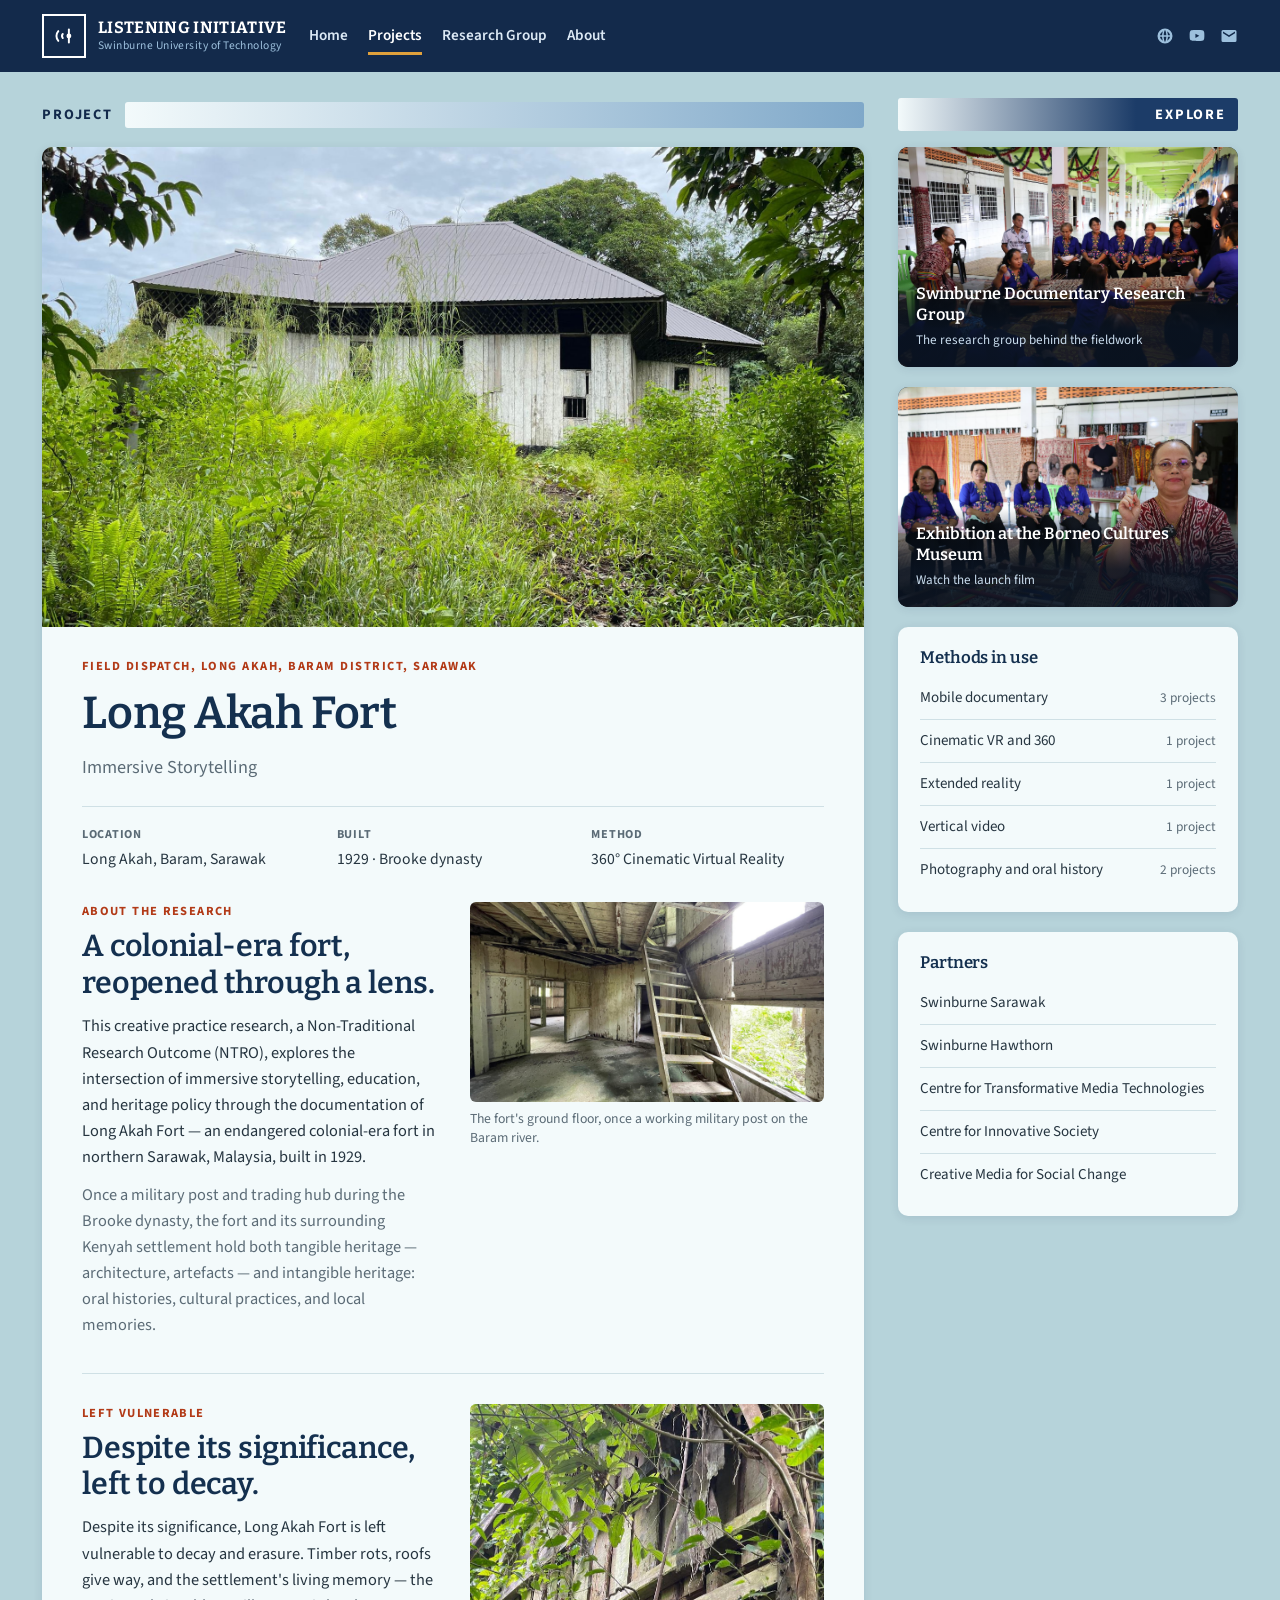
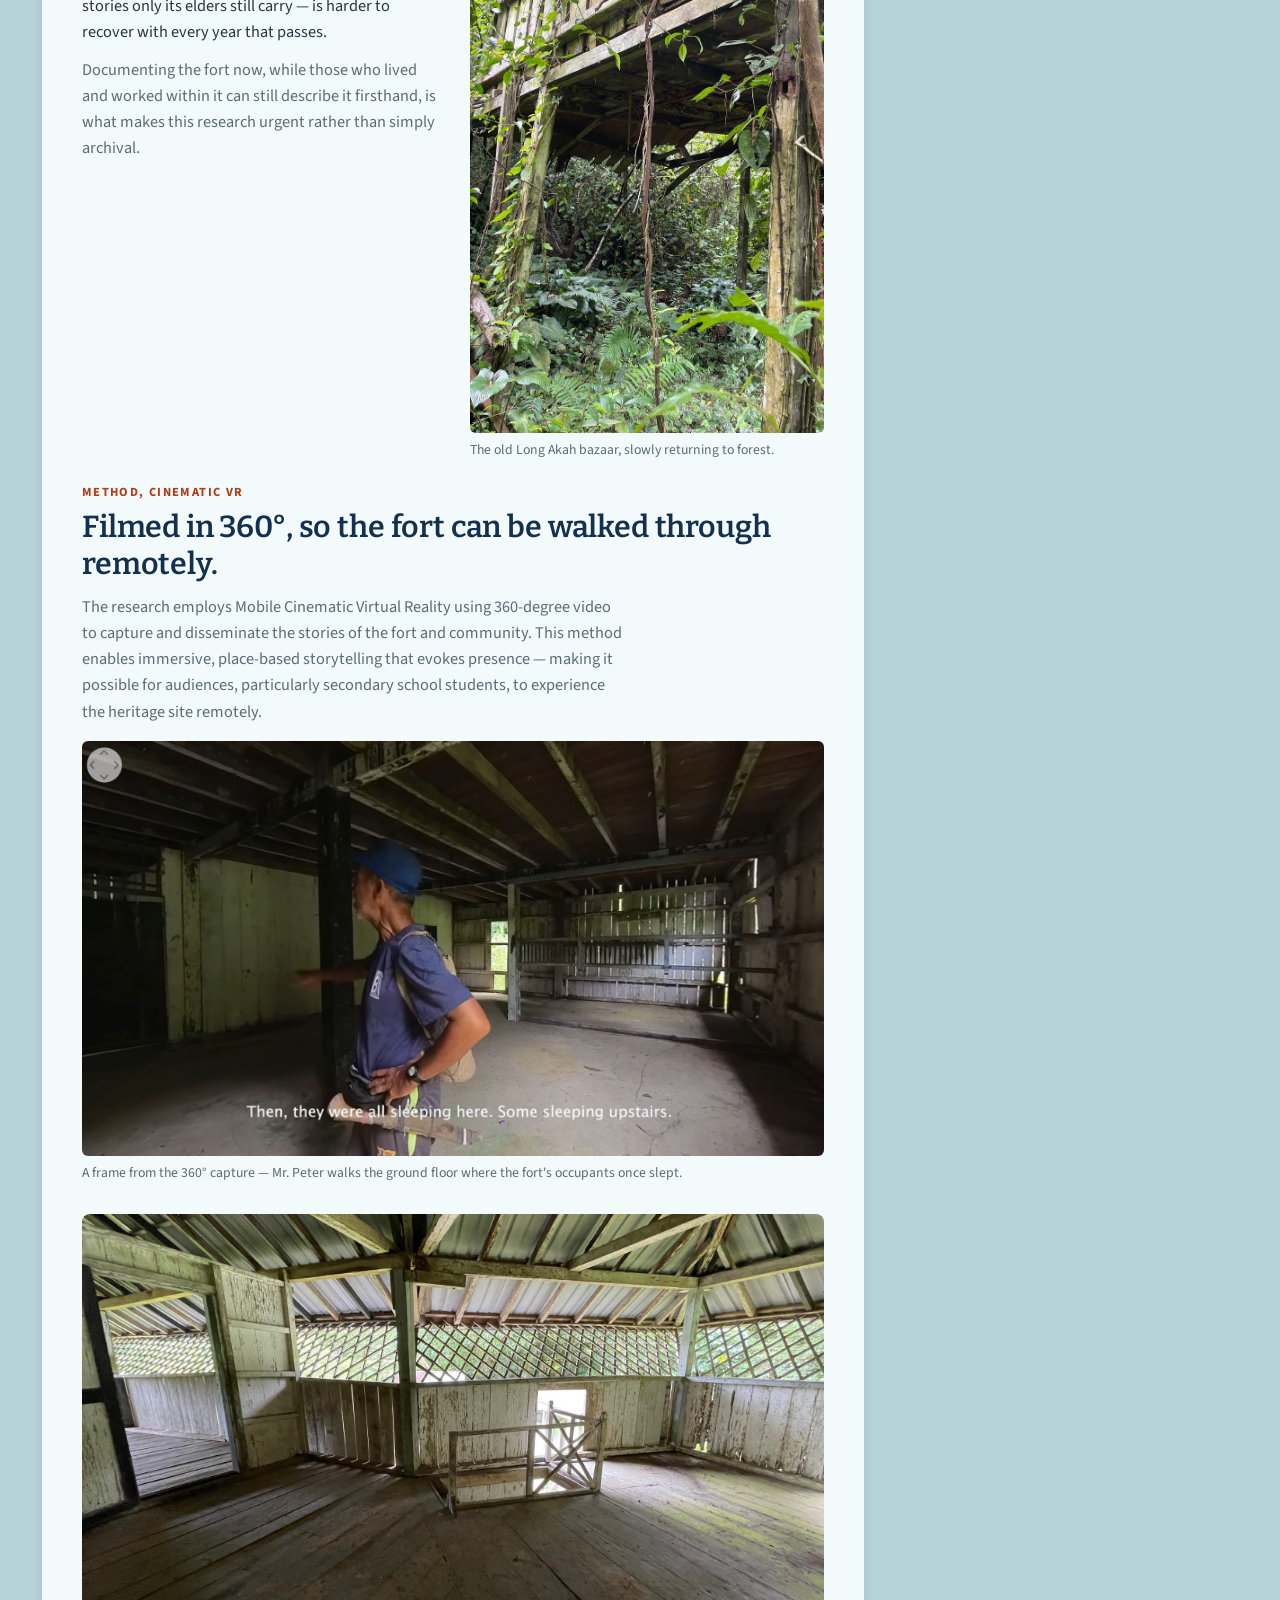
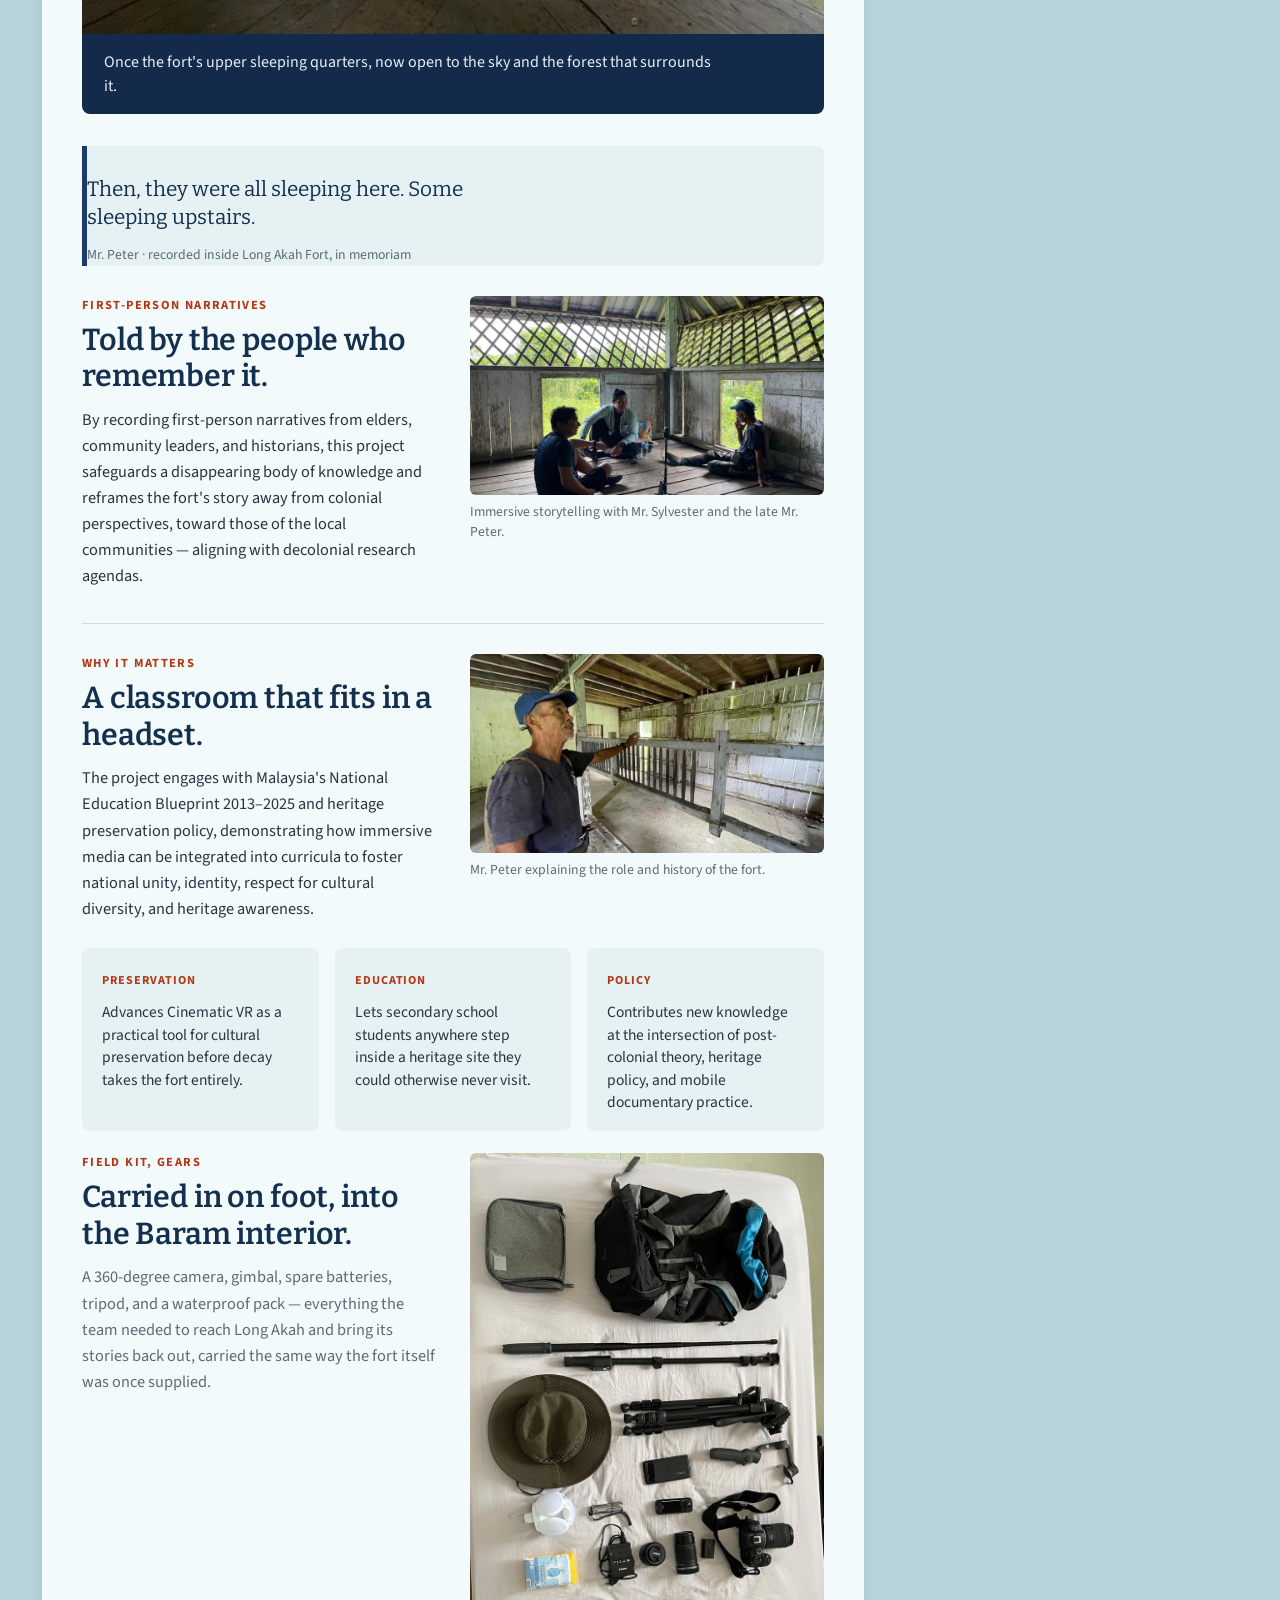
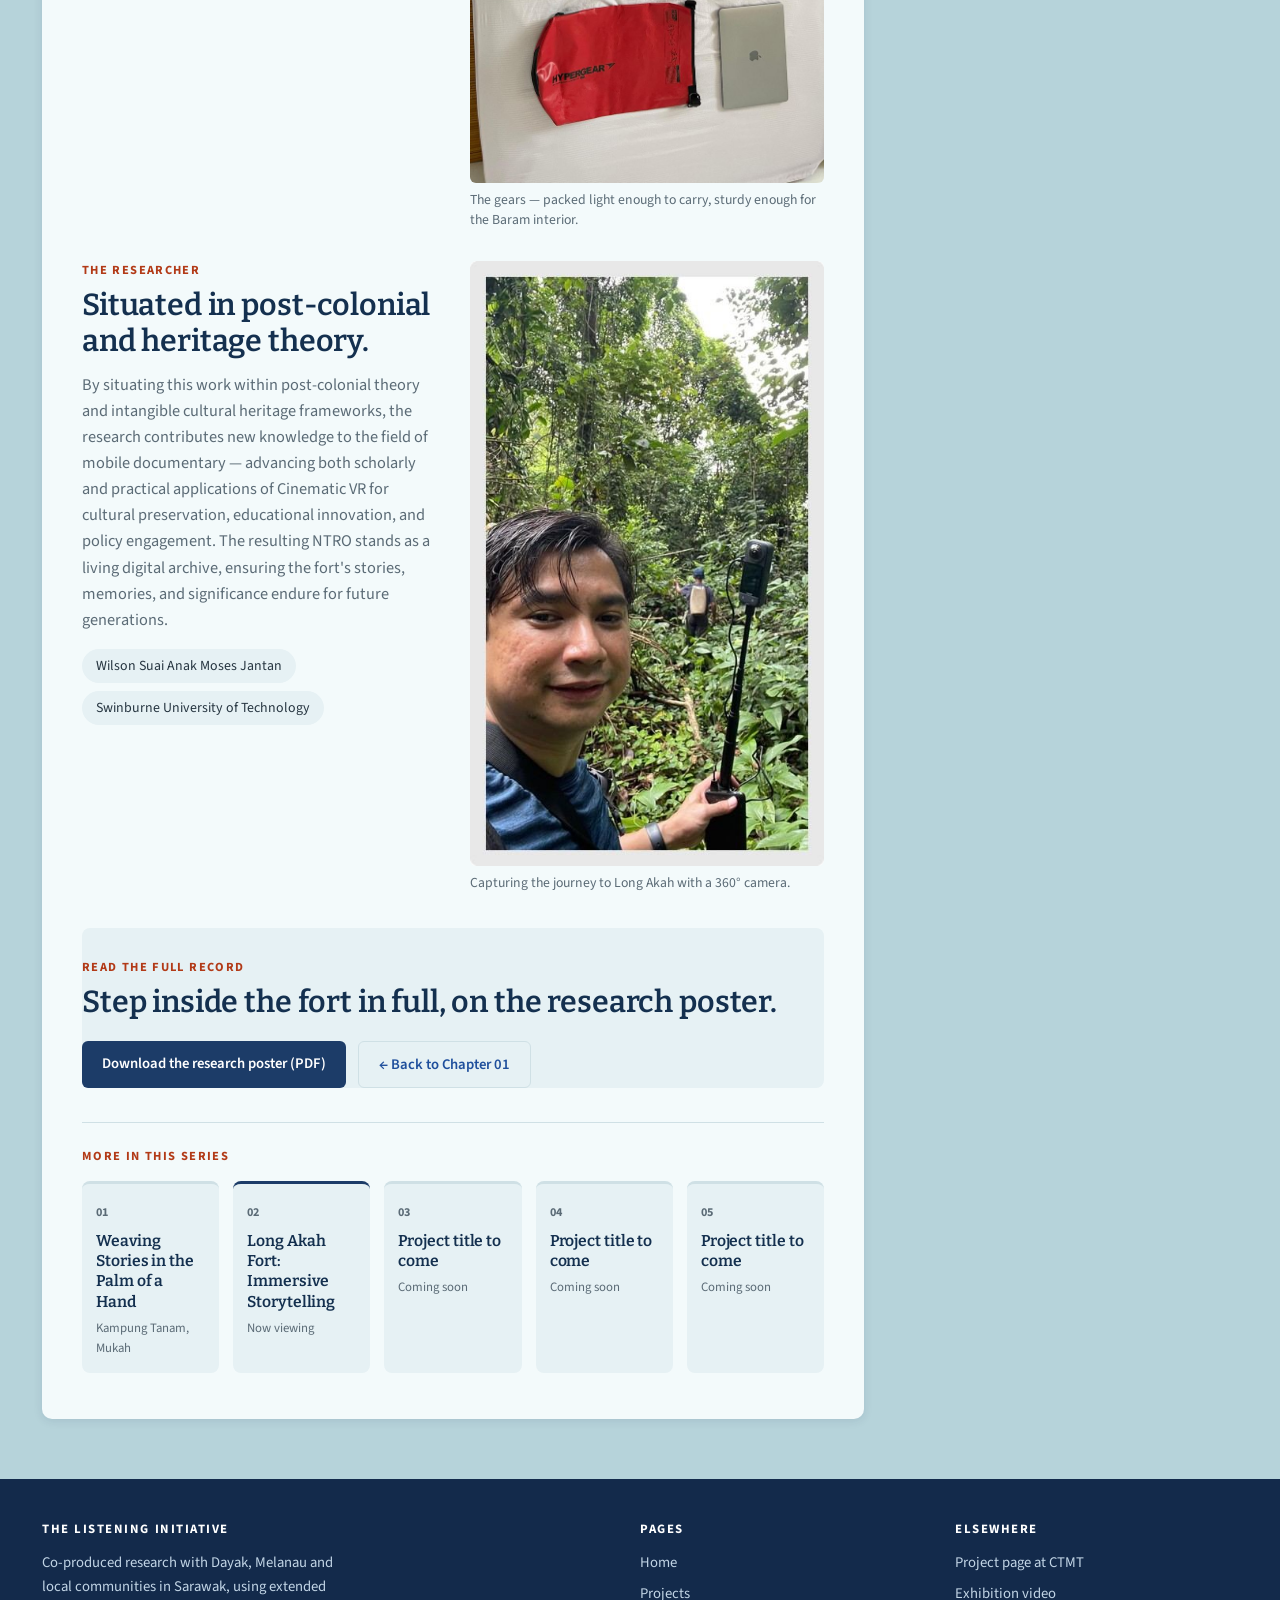
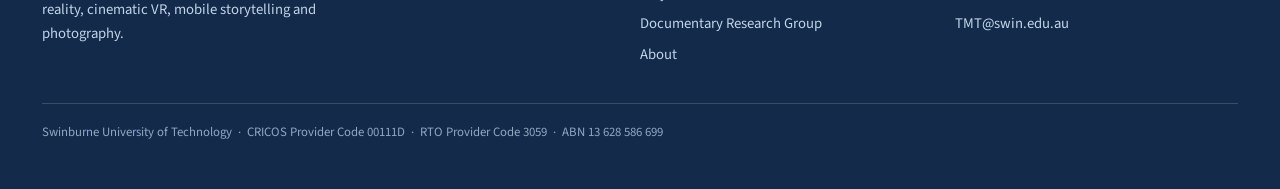
<file: listening-initiative-SITE/listening-initiative-site/long-akah-fort.html>
<!DOCTYPE html>
<html lang="en">
<head>
<meta charset="UTF-8">
<meta name="viewport" content="width=device-width, initial-scale=1.0">
<title>Long Akah Fort · Immersive Storytelling · Palm &amp; Phone Documentary Series</title>
<meta name="description" content="A 360-degree Cinematic VR documentation of Long Akah Fort, an endangered 1929 colonial-era fort in the Baram interior of Sarawak.">
<link rel="preconnect" href="https://fonts.googleapis.com">
<link rel="preconnect" href="https://fonts.gstatic.com" crossorigin>
<link href="https://fonts.googleapis.com/css2?family=Bitter:wght@500;600;700&family=Source+Sans+3:ital,wght@0,400;0,600;0,700;1,400&display=swap" rel="stylesheet">
<link rel="stylesheet" href="site.css">
</head>
<body>

<header class="masthead">
  <div class="masthead-inner">
    <a class="logo" href="index.html">
      <span class="mark">
        <svg viewBox="0 0 32 32" xmlns="http://www.w3.org/2000/svg" aria-hidden="true">
          <g fill="none" stroke="#ffffff" stroke-width="2.4" stroke-linecap="round">
            <path d="M9 22a9 9 0 010-12"/>
            <path d="M14.5 18.5a4 4 0 010-5"/>
            <path d="M22 8v16"/>
          </g>
          <circle cx="22" cy="16" r="3" fill="#ffffff"/>
        </svg>
      </span>
      <span class="words"><b>Listening Initiative</b><span>Swinburne University of Technology</span></span>
    </a>
    <ul class="mastnav">
      <li><a href="index.html">Home</a></li>
      <li><a href="projects.html" aria-current="page">Projects</a></li>
      <li><a href="documentary-research-group.html">Research Group</a></li>
      <li><a href="about.html">About</a></li>
    </ul>
    <div class="mast-tools">
      <a href="https://transformativemedia.swinburne.edu.au/project/listening-initiative/" title="Project page at CTMT" aria-label="Project page at CTMT">
        <svg viewBox="0 0 24 24" aria-hidden="true"><path d="M12 2a10 10 0 100 20 10 10 0 000-20zm6.9 9h-3a15.6 15.6 0 00-1.2-5.4A8 8 0 0118.9 11zM12 4c.8 1.2 1.6 3.4 1.8 7h-3.6C10.4 7.4 11.2 5.2 12 4zM5.1 13h3c.1 2 .5 3.9 1.2 5.4A8 8 0 015.1 13zm3-2h-3a8 8 0 014.2-5.4A15.6 15.6 0 008.1 11zM12 20c-.8-1.2-1.6-3.4-1.8-7h3.6c-.2 3.6-1 5.8-1.8 7zm2.7-1.6c.7-1.5 1.1-3.4 1.2-5.4h3a8 8 0 01-4.2 5.4z"/></svg>
      </a>
      <a href="https://www.youtube.com/watch?v=WIjQcdw2RO4" title="Exhibition video" aria-label="Exhibition video">
        <svg viewBox="0 0 24 24" aria-hidden="true"><path d="M21.6 7.2s-.2-1.4-.8-2c-.8-.8-1.6-.8-2-.9C16 4 12 4 12 4s-4 0-6.8.3c-.4 0-1.2 0-2 .9-.6.6-.8 2-.8 2S2.2 8.8 2.2 10.5v1.6c0 1.6.2 3.3.2 3.3s.2 1.4.8 2c.8.8 1.8.8 2.2.9 1.6.1 6.6.2 6.6.2s4 0 6.8-.3c.4 0 1.2 0 2-.9.6-.6.8-2 .8-2s.2-1.6.2-3.3v-1.6c0-1.6-.2-3.3-.2-3.3zM9.9 14.6V8.9l5.2 2.9-5.2 2.8z"/></svg>
      </a>
      <a href="mailto:TMT@swin.edu.au" title="Email the centre" aria-label="Email the centre">
        <svg viewBox="0 0 24 24" aria-hidden="true"><path d="M20 4H4a2 2 0 00-2 2v12a2 2 0 002 2h16a2 2 0 002-2V6a2 2 0 00-2-2zm0 4.2l-8 5-8-5V6l8 5 8-5v2.2z"/></svg>
      </a>
    </div>
  </div>
</header>

<div class="shell">
  <div>
    <div class="col-head"><b>Project</b><span class="bar"></span></div>
    <article class="article">
      <figure class="leadimage"><img src="images/long-akah-01.jpg" alt="The exterior of Long Akah Fort, its timber walls and metal roof standing in long grass with rainforest closing in around it."></figure>
      <div class="inner">
        <span class="kicker">Field Dispatch, Long Akah, Baram District, Sarawak</span>
        <h1>Long Akah Fort</h1>
        <p class="standfirst">Immersive Storytelling</p>
        <dl class="factrow">
      <div><dt>Location</dt><dd>Long Akah, Baram, Sarawak</dd></div>
      <div><dt>Built</dt><dd>1929 &middot; Brooke dynasty</dd></div>
      <div><dt>Method</dt><dd>360&deg; Cinematic Virtual Reality</dd></div>
    </dl>
        <main>

<section id="intro">
  <div class="wrap">
    <div class="grid-2">
      <div class="reveal">
        <span class="label">About the research</span>
        <h2>A colonial-era fort, reopened through a lens.</h2>
        <p class="lede">This creative practice research, a Non-Traditional Research Outcome (NTRO), explores the intersection of immersive storytelling, education, and heritage policy through the documentation of Long Akah Fort &mdash; an endangered colonial-era fort in northern Sarawak, Malaysia, built in 1929.</p>
        <p class="lede lede-dim">Once a military post and trading hub during the Brooke dynasty, the fort and its surrounding Kenyah settlement hold both tangible heritage &mdash; architecture, artefacts &mdash; and intangible heritage: oral histories, cultural practices, and local memories.</p>
      </div>
      <div class="img-col reveal" style="transition-delay:.15s;">
        <figure class="frame">
          <img src="images/long-akah-02.jpg" alt="Wide interior view of the ground floor of Long Akah Fort, showing a weathered wooden staircase and empty rooms lit by daylight." loading="lazy">
          <figcaption>The fort's ground floor, once a working military post on the Baram river.</figcaption>
        </figure>
      </div>
    </div>
  </div>
</section>

<hr class="warp wide">
<section id="decay">
  <div class="wrap">
    <div class="grid-2 reverse">
      <div class="img-col reveal">
        <figure class="frame">
          <img src="images/long-akah-03.jpg" alt="The old Long Akah bazaar building, its wooden structure increasingly overtaken by surrounding rainforest." loading="lazy">
          <figcaption>The old Long Akah bazaar, slowly returning to forest.</figcaption>
        </figure>
      </div>
      <div class="reveal" style="transition-delay:.15s;">
        <span class="label">Left vulnerable</span>
        <h2>Despite its significance, left to decay.</h2>
        <p class="lede">Despite its significance, Long Akah Fort is left vulnerable to decay and erasure. Timber rots, roofs give way, and the settlement's living memory &mdash; the stories only its elders still carry &mdash; is harder to recover with every year that passes.</p>
        <p class="lede lede-dim">Documenting the fort now, while those who lived and worked within it can still describe it firsthand, is what makes this research urgent rather than simply archival.</p>
      </div>
    </div>
  </div>
</section>

<section id="method" class="tight">
  <div class="wrap">
    <div class="section-head reveal">
      <span class="label">Method, Cinematic VR</span>
      <h2>Filmed in 360&deg;, so the fort can be walked through remotely.</h2>
      <p class="lede lede-dim">The research employs Mobile Cinematic Virtual Reality using 360-degree video to capture and disseminate the stories of the fort and community. This method enables immersive, place-based storytelling that evokes presence &mdash; making it possible for audiences, particularly secondary school students, to experience the heritage site remotely.</p>
    </div>
    <div class="img-col reveal">
      <figure class="frame">
        <img src="images/long-akah-04.jpg" alt="A 360-degree video snapshot inside Long Akah Fort, showing Mr. Peter walking through the ground floor with a navigation icon visible in the corner and a live caption reading 'Then, they were all sleeping here. Some sleeping upstairs.'" loading="lazy">
        <figcaption>A frame from the 360&deg; capture &mdash; Mr. Peter walks the ground floor where the fort's occupants once slept.</figcaption>
      </figure>
    </div>
  </div>
</section>

<div class="band-wrap">
  <img class="band" src="images/long-akah-05.jpg" alt="The empty upper floor of Long Akah Fort, its lattice walls and open gate letting in daylight and surrounding forest.">
  <div class="band-cap">
    <div class="wrap">
      <p class="reveal">Once the fort's upper sleeping quarters, now open to the sky and the forest that surrounds it.</p>
    </div>
  </div>
</div>

<section class="pullquote">
  <div class="wrap">
    <blockquote class="reveal">Then, they were all sleeping here. Some sleeping upstairs.</blockquote>
    <cite class="reveal" style="transition-delay:.15s;">Mr. Peter &middot; recorded inside Long Akah Fort, in memoriam</cite>
  </div>
</section>

<section id="narratives">
  <div class="wrap">
    <div class="grid-2">
      <div class="reveal">
        <span class="label">First-person narratives</span>
        <h2>Told by the people who remember it.</h2>
        <p class="lede">By recording first-person narratives from elders, community leaders, and historians, this project safeguards a disappearing body of knowledge and reframes the fort's story away from colonial perspectives, toward those of the local communities &mdash; aligning with decolonial research agendas.</p>
      </div>
      <div class="img-col reveal" style="transition-delay:.15s;">
        <figure class="frame">
          <img src="images/long-akah-06.jpg" alt="The research team sitting on the wooden floor of the fort interviewing Mr. Sylvester and the late Mr. Peter, with a 360-degree camera recording on a small tripod." loading="lazy">
          <figcaption>Immersive storytelling with Mr. Sylvester and the late Mr. Peter.</figcaption>
        </figure>
      </div>
    </div>
  </div>
</section>

<hr class="warp wide">
<section id="policy">
  <div class="wrap">
    <div class="grid-2 reverse">
      <div class="img-col reveal">
        <figure class="frame">
          <img src="images/long-akah-07.jpg" alt="Mr. Peter gesturing toward the upper floor railing of Long Akah Fort while explaining its role and history." loading="lazy">
          <figcaption>Mr. Peter explaining the role and history of the fort.</figcaption>
        </figure>
      </div>
      <div class="reveal" style="transition-delay:.15s;">
        <span class="label">Why it matters</span>
        <h2>A classroom that fits in a headset.</h2>
        <p class="lede">The project engages with Malaysia's National Education Blueprint 2013&ndash;2025 and heritage preservation policy, demonstrating how immersive media can be integrated into curricula to foster national unity, identity, respect for cultural diversity, and heritage awareness.</p>
      </div>
    </div>
    <div class="callout-row">
      <div class="callout reveal">
        <span class="tag">Preservation</span>
        <p>Advances Cinematic VR as a practical tool for cultural preservation before decay takes the fort entirely.</p>
      </div>
      <div class="callout reveal">
        <span class="tag">Education</span>
        <p>Lets secondary school students anywhere step inside a heritage site they could otherwise never visit.</p>
      </div>
      <div class="callout reveal">
        <span class="tag">Policy</span>
        <p>Contributes new knowledge at the intersection of post-colonial theory, heritage policy, and mobile documentary practice.</p>
      </div>
    </div>
  </div>
</section>

<section id="kit" class="tight">
  <div class="wrap">
    <div class="grid-2">
      <div class="reveal">
        <span class="label">Field kit, Gears</span>
        <h2>Carried in on foot, into the Baram interior.</h2>
        <p class="lede lede-dim">A 360-degree camera, gimbal, spare batteries, tripod, and a waterproof pack &mdash; everything the team needed to reach Long Akah and bring its stories back out, carried the same way the fort itself was once supplied.</p>
      </div>
      <div class="img-col reveal" style="transition-delay:.15s;">
        <figure class="frame">
          <img src="images/long-akah-08.jpg" alt="The research team's field kit laid out: a 360-degree camera, DSLR with lens, tripod, monopod, gimbal, waterproof dry bag, hat, and laptop." loading="lazy">
          <figcaption>The gears &mdash; packed light enough to carry, sturdy enough for the Baram interior.</figcaption>
        </figure>
      </div>
    </div>
  </div>
</section>

<section id="team">
  <div class="wrap">
    <div class="grid-2 reverse">
      <div class="img-col reveal">
        <figure class="frame">
          <img src="images/long-akah-09.jpg" alt="Researcher Wilson Suai Anak Moses Jantan in the rainforest en route to Long Akah, holding a 360-degree camera on a monopod." loading="lazy">
          <figcaption>Capturing the journey to Long Akah with a 360&deg; camera.</figcaption>
        </figure>
      </div>
      <div class="reveal" style="transition-delay:.15s;">
        <span class="label">The researcher</span>
        <h2>Situated in post-colonial and heritage theory.</h2>
        <p class="lede lede-dim">By situating this work within post-colonial theory and intangible cultural heritage frameworks, the research contributes new knowledge to the field of mobile documentary &mdash; advancing both scholarly and practical applications of Cinematic VR for cultural preservation, educational innovation, and policy engagement. The resulting NTRO stands as a living digital archive, ensuring the fort's stories, memories, and significance endure for future generations.</p>
        <div class="authors">
          <span class="reveal">Wilson Suai Anak Moses Jantan</span>
          <span class="reveal">Swinburne University of Technology</span>
        </div>
      </div>
    </div>
  </div>
</section>

<section class="cta">
  <div class="wrap reveal">
    <span class="label">Read the full record</span>
    <h2>Step inside the fort in full, on the research poster.</h2>
    <div class="cta-row">
      <a class="btn" href="posters/Wilson_Long_Akah_Fort.pdf" target="_blank" rel="noopener">Download the research poster (PDF)</a>
      <a class="btn ghost" href="weaving-stories-terendak.html">&larr; Back to Chapter 01</a>
    </div>
  </div>
</section>

<div class="series-nav">
  <div class="wrap">
    <span class="label reveal">More in this series</span>
    <div class="series-grid">
      <a class="series-card reveal" href="weaving-stories-terendak.html" >
        <span class="num">01</span>
        <h4>Weaving Stories in the Palm of a Hand</h4>
        <span class="status">Kampung Tanam, Mukah</span>
      </a>
      <a class="series-card active reveal" href="#top" >
        <span class="num">02</span>
        <h4>Long Akah Fort: Immersive Storytelling</h4>
        <span class="status">Now viewing</span>
      </a>
      <div class="series-card disabled reveal">
        <span class="num">03</span>
        <h4>Project title to come</h4>
        <span class="status">Coming soon</span>
      </div>
      <div class="series-card disabled reveal">
        <span class="num">04</span>
        <h4>Project title to come</h4>
        <span class="status">Coming soon</span>
      </div>
      <div class="series-card disabled reveal">
        <span class="num">05</span>
        <h4>Project title to come</h4>
        <span class="status">Coming soon</span>
      </div>
    </div>
  </div>
</div>

</main>
      </div>
    </article>
  </div>
  <aside>
    <div class="rail-head"><b>Explore</b></div>

    <a class="rail-card" href="documentary-research-group.html">
      <img src="images/pua-kumbu-05.jpg" alt="A wide view of the documentary crew filming Iban community weavers seated together in a decorated community hall in Sarawak." loading="lazy">
      <span class="cap"><b>Swinburne Documentary Research Group</b><span>The research group behind the fieldwork</span></span>
    </a>

    <a class="rail-card" href="https://www.youtube.com/watch?v=WIjQcdw2RO4">
      <img src="images/pua-kumbu-01.jpg" alt="Iban women in ceremonial dress standing together during a filming session, with woven cloths hanging behind them." loading="lazy">
      <span class="cap"><b>Exhibition at the Borneo Cultures Museum</b><span>Watch the launch film</span></span>
    </a>

    <div class="rail-panel">
      <h4>Methods in use</h4>
      <ul>
        <li>Mobile documentary <span>3 projects</span></li>
        <li>Cinematic VR and 360 <span>1 project</span></li>
        <li>Extended reality <span>1 project</span></li>
        <li>Vertical video <span>1 project</span></li>
        <li>Photography and oral history <span>2 projects</span></li>
      </ul>
    </div>

    <div class="rail-panel">
      <h4>Partners</h4>
      <ul>
        <li>Swinburne Sarawak</li>
        <li>Swinburne Hawthorn</li>
        <li>Centre for Transformative Media Technologies</li>
        <li>Centre for Innovative Society</li>
        <li>Creative Media for Social Change</li>
      </ul>
    </div>
  </aside>
</div>

<footer class="site-footer">
  <div class="wrap">
    <div class="cols">
      <div>
        <h5>The Listening Initiative</h5>
        <p style="max-width:46ch; margin:0;">Co-produced research with Dayak, Melanau and local communities in Sarawak, using extended reality, cinematic VR, mobile storytelling and photography.</p>
      </div>
      <div>
        <h5>Pages</h5>
        <ul>
          <li><a href="index.html">Home</a></li>
          <li><a href="projects.html">Projects</a></li>
          <li><a href="documentary-research-group.html">Documentary Research Group</a></li>
          <li><a href="about.html">About</a></li>
        </ul>
      </div>
      <div>
        <h5>Elsewhere</h5>
        <ul>
          <li><a href="https://transformativemedia.swinburne.edu.au/project/listening-initiative/">Project page at CTMT</a></li>
          <li><a href="https://www.youtube.com/watch?v=WIjQcdw2RO4">Exhibition video</a></li>
          <li><a href="mailto:TMT@swin.edu.au">TMT@swin.edu.au</a></li>
        </ul>
      </div>
    </div>
    <div class="fine">Swinburne University of Technology &nbsp;&middot;&nbsp; CRICOS Provider Code 00111D &nbsp;&middot;&nbsp; RTO Provider Code 3059 &nbsp;&middot;&nbsp; ABN 13 628 586 699</div>
  </div>
</footer>

<script src="site.js"></script>
</body>
</html>
</file>
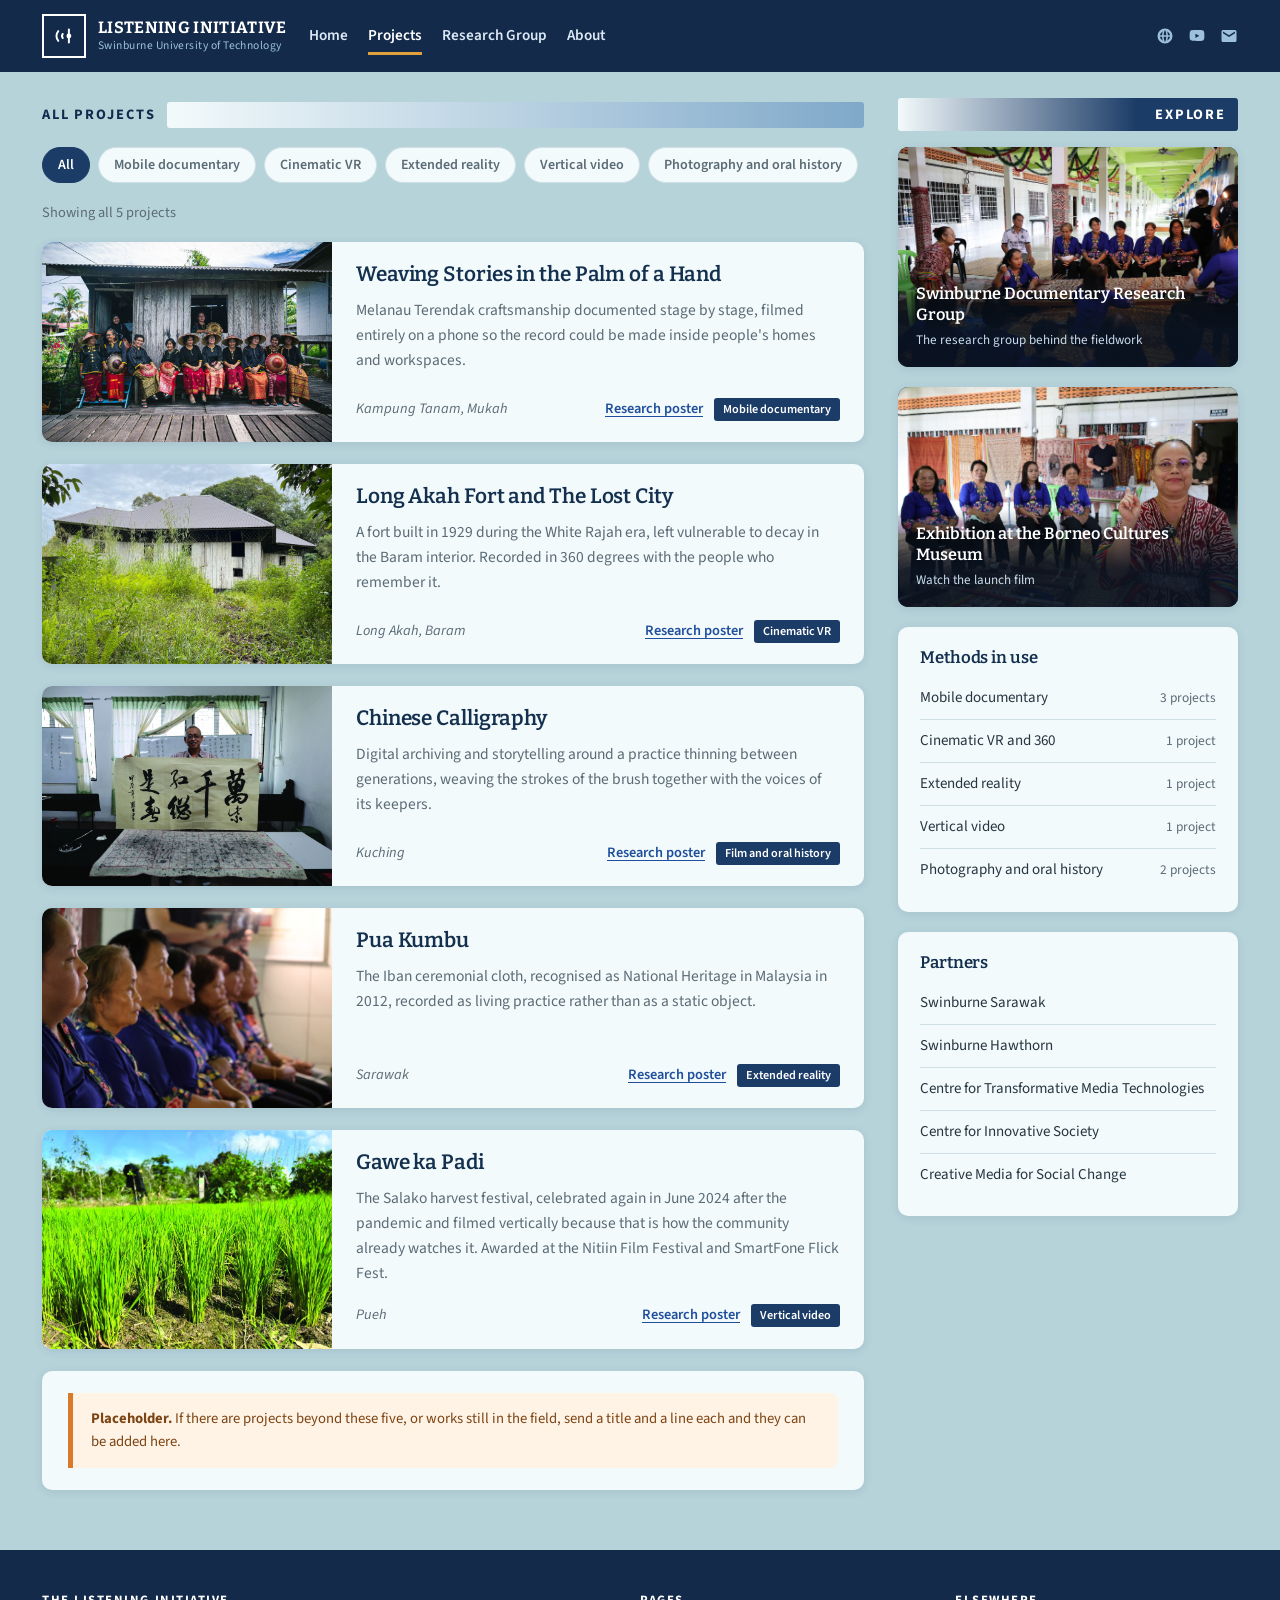
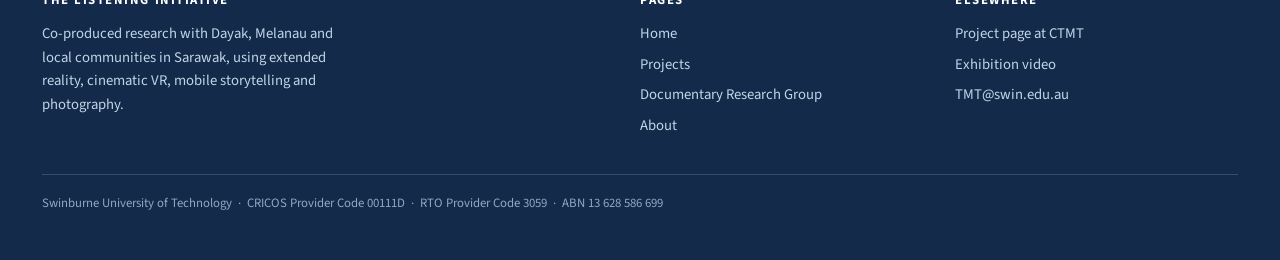
<file: listening-initiative-SITE/listening-initiative-site/projects.html>
<!DOCTYPE html>
<html lang="en">
<head>
<meta charset="UTF-8">
<meta name="viewport" content="width=device-width, initial-scale=1.0">
<title>Projects — The Listening Initiative</title>
<meta name="description" content="All projects of the Listening Initiative in one place, filterable by method: mobile documentary, cinematic VR, extended reality, vertical video, photography and oral history.">
<link rel="preconnect" href="https://fonts.googleapis.com">
<link rel="preconnect" href="https://fonts.gstatic.com" crossorigin>
<link href="https://fonts.googleapis.com/css2?family=Bitter:wght@500;600;700&family=Source+Sans+3:ital,wght@0,400;0,600;0,700;1,400&display=swap" rel="stylesheet">
<link rel="stylesheet" href="site.css">
</head>
<body>

<header class="masthead">
  <div class="masthead-inner">
    <a class="logo" href="index.html">
      <span class="mark">
        <svg viewBox="0 0 32 32" xmlns="http://www.w3.org/2000/svg" aria-hidden="true">
          <g fill="none" stroke="#ffffff" stroke-width="2.4" stroke-linecap="round">
            <path d="M9 22a9 9 0 010-12"/>
            <path d="M14.5 18.5a4 4 0 010-5"/>
            <path d="M22 8v16"/>
          </g>
          <circle cx="22" cy="16" r="3" fill="#ffffff"/>
        </svg>
      </span>
      <span class="words"><b>Listening Initiative</b><span>Swinburne University of Technology</span></span>
    </a>
    <ul class="mastnav">
      <li><a href="index.html">Home</a></li>
      <li><a href="projects.html" aria-current="page">Projects</a></li>
      <li><a href="documentary-research-group.html">Research Group</a></li>
      <li><a href="about.html">About</a></li>
    </ul>
    <div class="mast-tools">
      <a href="https://transformativemedia.swinburne.edu.au/project/listening-initiative/" title="Project page at CTMT" aria-label="Project page at CTMT">
        <svg viewBox="0 0 24 24" aria-hidden="true"><path d="M12 2a10 10 0 100 20 10 10 0 000-20zm6.9 9h-3a15.6 15.6 0 00-1.2-5.4A8 8 0 0118.9 11zM12 4c.8 1.2 1.6 3.4 1.8 7h-3.6C10.4 7.4 11.2 5.2 12 4zM5.1 13h3c.1 2 .5 3.9 1.2 5.4A8 8 0 015.1 13zm3-2h-3a8 8 0 014.2-5.4A15.6 15.6 0 008.1 11zM12 20c-.8-1.2-1.6-3.4-1.8-7h3.6c-.2 3.6-1 5.8-1.8 7zm2.7-1.6c.7-1.5 1.1-3.4 1.2-5.4h3a8 8 0 01-4.2 5.4z"/></svg>
      </a>
      <a href="https://www.youtube.com/watch?v=WIjQcdw2RO4" title="Exhibition video" aria-label="Exhibition video">
        <svg viewBox="0 0 24 24" aria-hidden="true"><path d="M21.6 7.2s-.2-1.4-.8-2c-.8-.8-1.6-.8-2-.9C16 4 12 4 12 4s-4 0-6.8.3c-.4 0-1.2 0-2 .9-.6.6-.8 2-.8 2S2.2 8.8 2.2 10.5v1.6c0 1.6.2 3.3.2 3.3s.2 1.4.8 2c.8.8 1.8.8 2.2.9 1.6.1 6.6.2 6.6.2s4 0 6.8-.3c.4 0 1.2 0 2-.9.6-.6.8-2 .8-2s.2-1.6.2-3.3v-1.6c0-1.6-.2-3.3-.2-3.3zM9.9 14.6V8.9l5.2 2.9-5.2 2.8z"/></svg>
      </a>
      <a href="mailto:TMT@swin.edu.au" title="Email the centre" aria-label="Email the centre">
        <svg viewBox="0 0 24 24" aria-hidden="true"><path d="M20 4H4a2 2 0 00-2 2v12a2 2 0 002 2h16a2 2 0 002-2V6a2 2 0 00-2-2zm0 4.2l-8 5-8-5V6l8 5 8-5v2.2z"/></svg>
      </a>
    </div>
  </div>
</header>

<div class="shell">
  <div>
    <div class="col-head"><b>All projects</b><span class="bar"></span></div>

    <div class="filters">
      <button data-filter="all" aria-pressed="true">All</button>
      <button data-filter="mobile" aria-pressed="false">Mobile documentary</button>
      <button data-filter="vr" aria-pressed="false">Cinematic VR</button>
      <button data-filter="xr" aria-pressed="false">Extended reality</button>
      <button data-filter="vertical" aria-pressed="false">Vertical video</button>
      <button data-filter="photo" aria-pressed="false">Photography and oral history</button>
    </div>
    <p id="resultCount" style="margin:0 0 18px; font-size:.9rem; color:var(--text-dim);">Showing all 5 projects</p>

    <article class="post entry" data-methods="mobile photo">
      <a class="thumb" href="weaving-stories-terendak.html"><img src="images/terendak-01.jpg" alt="Melanau ladies in traditional dress seated on the porch of a wooden house in Kampung Tanam, each holding a finished Terendak hat." loading="lazy"></a>
      <div class="body">
        <h3><a href="weaving-stories-terendak.html">Weaving Stories in the Palm of a Hand</a></h3>
        <p>Melanau Terendak craftsmanship documented stage by stage, filmed entirely on a phone so the record could be made inside people's homes and workspaces.</p>
        <div class="foot">
          <span class="where">Kampung Tanam, Mukah</span>
          <span><a href="posters/Wilson_Terendak_Ladies.pdf" style="font-weight:600; font-size:.9rem;">Research poster</a> <span class="chip" style="margin-left:8px;">Mobile documentary</span></span>
        </div>
      </div>
    </article>
    <article class="post entry" data-methods="vr">
      <a class="thumb" href="long-akah-fort.html"><img src="images/long-akah-01.jpg" alt="The exterior of Long Akah Fort, its timber walls and metal roof standing in long grass with rainforest closing in around it." loading="lazy"></a>
      <div class="body">
        <h3><a href="long-akah-fort.html">Long Akah Fort and The Lost City</a></h3>
        <p>A fort built in 1929 during the White Rajah era, left vulnerable to decay in the Baram interior. Recorded in 360 degrees with the people who remember it.</p>
        <div class="foot">
          <span class="where">Long Akah, Baram</span>
          <span><a href="posters/Wilson_Long_Akah_Fort.pdf" style="font-weight:600; font-size:.9rem;">Research poster</a> <span class="chip" style="margin-left:8px;">Cinematic VR</span></span>
        </div>
      </div>
    </article>
    <article class="post entry" data-methods="photo mobile">
      <a class="thumb" href="chinese-calligraphy.html"><img src="images/calligraphy-01.jpg" alt="A calligrapher in Kuching holding up a large sheet of finished brushwork, with more work laid out on the table in front of him." loading="lazy"></a>
      <div class="body">
        <h3><a href="chinese-calligraphy.html">Chinese Calligraphy</a></h3>
        <p>Digital archiving and storytelling around a practice thinning between generations, weaving the strokes of the brush together with the voices of its keepers.</p>
        <div class="foot">
          <span class="where">Kuching</span>
          <span><a href="posters/Michael_Chinese_Caligraphy.pdf" style="font-weight:600; font-size:.9rem;">Research poster</a> <span class="chip" style="margin-left:8px;">Film and oral history</span></span>
        </div>
      </div>
    </article>
    <article class="post entry" data-methods="xr mobile">
      <a class="thumb" href="pua-kumbu.html"><img src="images/pua-kumbu-02.jpg" alt="A row of Iban community weavers seated and listening during a documentary filming session in Sarawak." loading="lazy"></a>
      <div class="body">
        <h3><a href="pua-kumbu.html">Pua Kumbu</a></h3>
        <p>The Iban ceremonial cloth, recognised as National Heritage in Malaysia in 2012, recorded as living practice rather than as a static object.</p>
        <div class="foot">
          <span class="where">Sarawak</span>
          <span><a href="posters/GUS_XR_PUA_KUMBU.pdf" style="font-weight:600; font-size:.9rem;">Research poster</a> <span class="chip" style="margin-left:8px;">Extended reality</span></span>
        </div>
      </div>
    </article>
    <article class="post entry" data-methods="vertical mobile">
      <a class="thumb" href="gawe-ka-padi.html"><img src="images/gawai-03.jpg" alt="A documentary photograph of the Gawai harvest festival celebrated by the Salako community in Pueh, Sarawak." loading="lazy"></a>
      <div class="body">
        <h3><a href="gawe-ka-padi.html">Gawe ka Padi</a></h3>
        <p>The Salako harvest festival, celebrated again in June 2024 after the pandemic and filmed vertically because that is how the community already watches it. Awarded at the Nitiin Film Festival and SmartFone Flick Fest.</p>
        <div class="foot">
          <span class="where">Pueh</span>
          <span><a href="posters/GUS_GAWA_KA_PADI.pdf" style="font-weight:600; font-size:.9rem;">Research poster</a> <span class="chip" style="margin-left:8px;">Vertical video</span></span>
        </div>
      </div>
    </article>

    <div class="card" style="padding:22px 26px; margin-top:8px;">
      <div class="todo" style="margin:0;"><b>Placeholder.</b> If there are projects beyond these five, or works still in the field, send a title and a line each and they can be added here.</div>
    </div>

  </div>
  <aside>
    <div class="rail-head"><b>Explore</b></div>

    <a class="rail-card" href="documentary-research-group.html">
      <img src="images/pua-kumbu-05.jpg" alt="A wide view of the documentary crew filming Iban community weavers seated together in a decorated community hall in Sarawak." loading="lazy">
      <span class="cap"><b>Swinburne Documentary Research Group</b><span>The research group behind the fieldwork</span></span>
    </a>

    <a class="rail-card" href="https://www.youtube.com/watch?v=WIjQcdw2RO4">
      <img src="images/pua-kumbu-01.jpg" alt="Iban women in ceremonial dress standing together during a filming session, with woven cloths hanging behind them." loading="lazy">
      <span class="cap"><b>Exhibition at the Borneo Cultures Museum</b><span>Watch the launch film</span></span>
    </a>

    <div class="rail-panel">
      <h4>Methods in use</h4>
      <ul>
        <li>Mobile documentary <span>3 projects</span></li>
        <li>Cinematic VR and 360 <span>1 project</span></li>
        <li>Extended reality <span>1 project</span></li>
        <li>Vertical video <span>1 project</span></li>
        <li>Photography and oral history <span>2 projects</span></li>
      </ul>
    </div>

    <div class="rail-panel">
      <h4>Partners</h4>
      <ul>
        <li>Swinburne Sarawak</li>
        <li>Swinburne Hawthorn</li>
        <li>Centre for Transformative Media Technologies</li>
        <li>Centre for Innovative Society</li>
        <li>Creative Media for Social Change</li>
      </ul>
    </div>
  </aside>
</div>

<footer class="site-footer">
  <div class="wrap">
    <div class="cols">
      <div>
        <h5>The Listening Initiative</h5>
        <p style="max-width:46ch; margin:0;">Co-produced research with Dayak, Melanau and local communities in Sarawak, using extended reality, cinematic VR, mobile storytelling and photography.</p>
      </div>
      <div>
        <h5>Pages</h5>
        <ul>
          <li><a href="index.html">Home</a></li>
          <li><a href="projects.html">Projects</a></li>
          <li><a href="documentary-research-group.html">Documentary Research Group</a></li>
          <li><a href="about.html">About</a></li>
        </ul>
      </div>
      <div>
        <h5>Elsewhere</h5>
        <ul>
          <li><a href="https://transformativemedia.swinburne.edu.au/project/listening-initiative/">Project page at CTMT</a></li>
          <li><a href="https://www.youtube.com/watch?v=WIjQcdw2RO4">Exhibition video</a></li>
          <li><a href="mailto:TMT@swin.edu.au">TMT@swin.edu.au</a></li>
        </ul>
      </div>
    </div>
    <div class="fine">Swinburne University of Technology &nbsp;&middot;&nbsp; CRICOS Provider Code 00111D &nbsp;&middot;&nbsp; RTO Provider Code 3059 &nbsp;&middot;&nbsp; ABN 13 628 586 699</div>
  </div>
</footer>

<script src="site.js"></script>
</body>
</html>
</file>
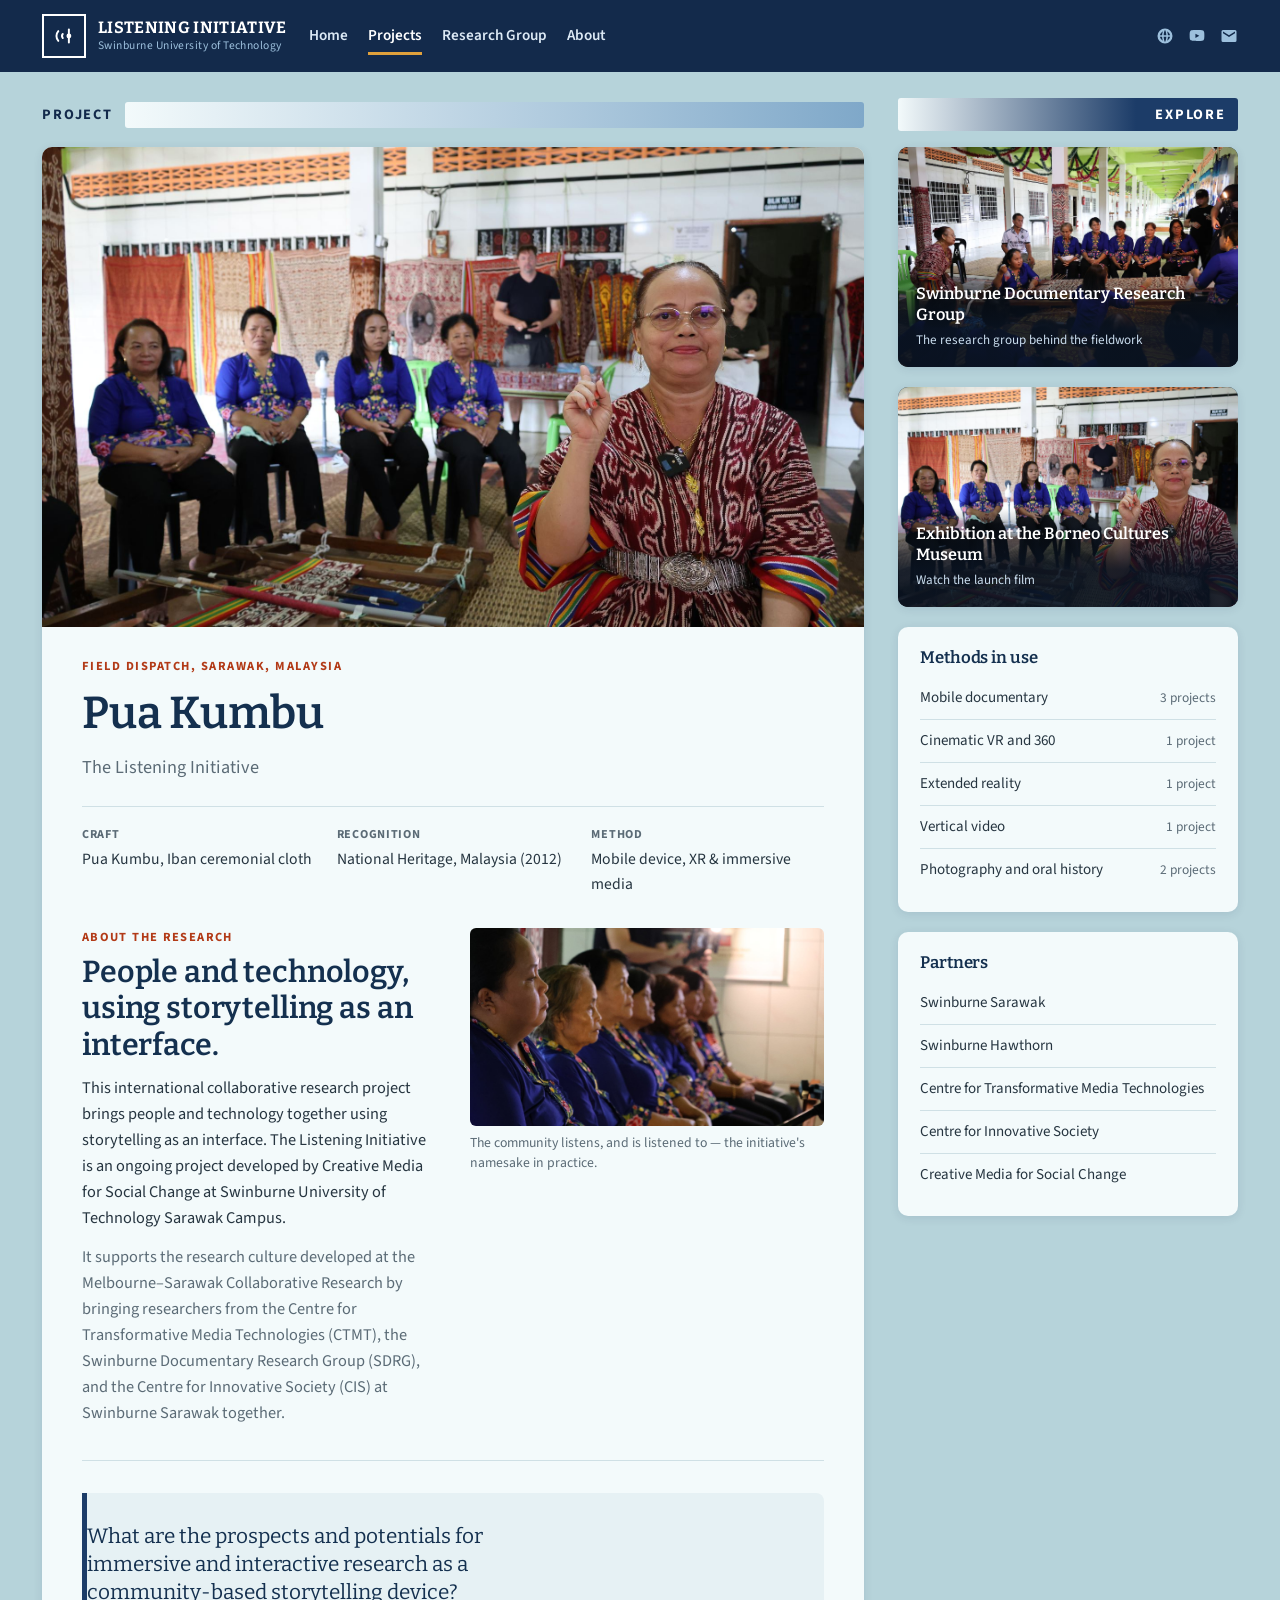
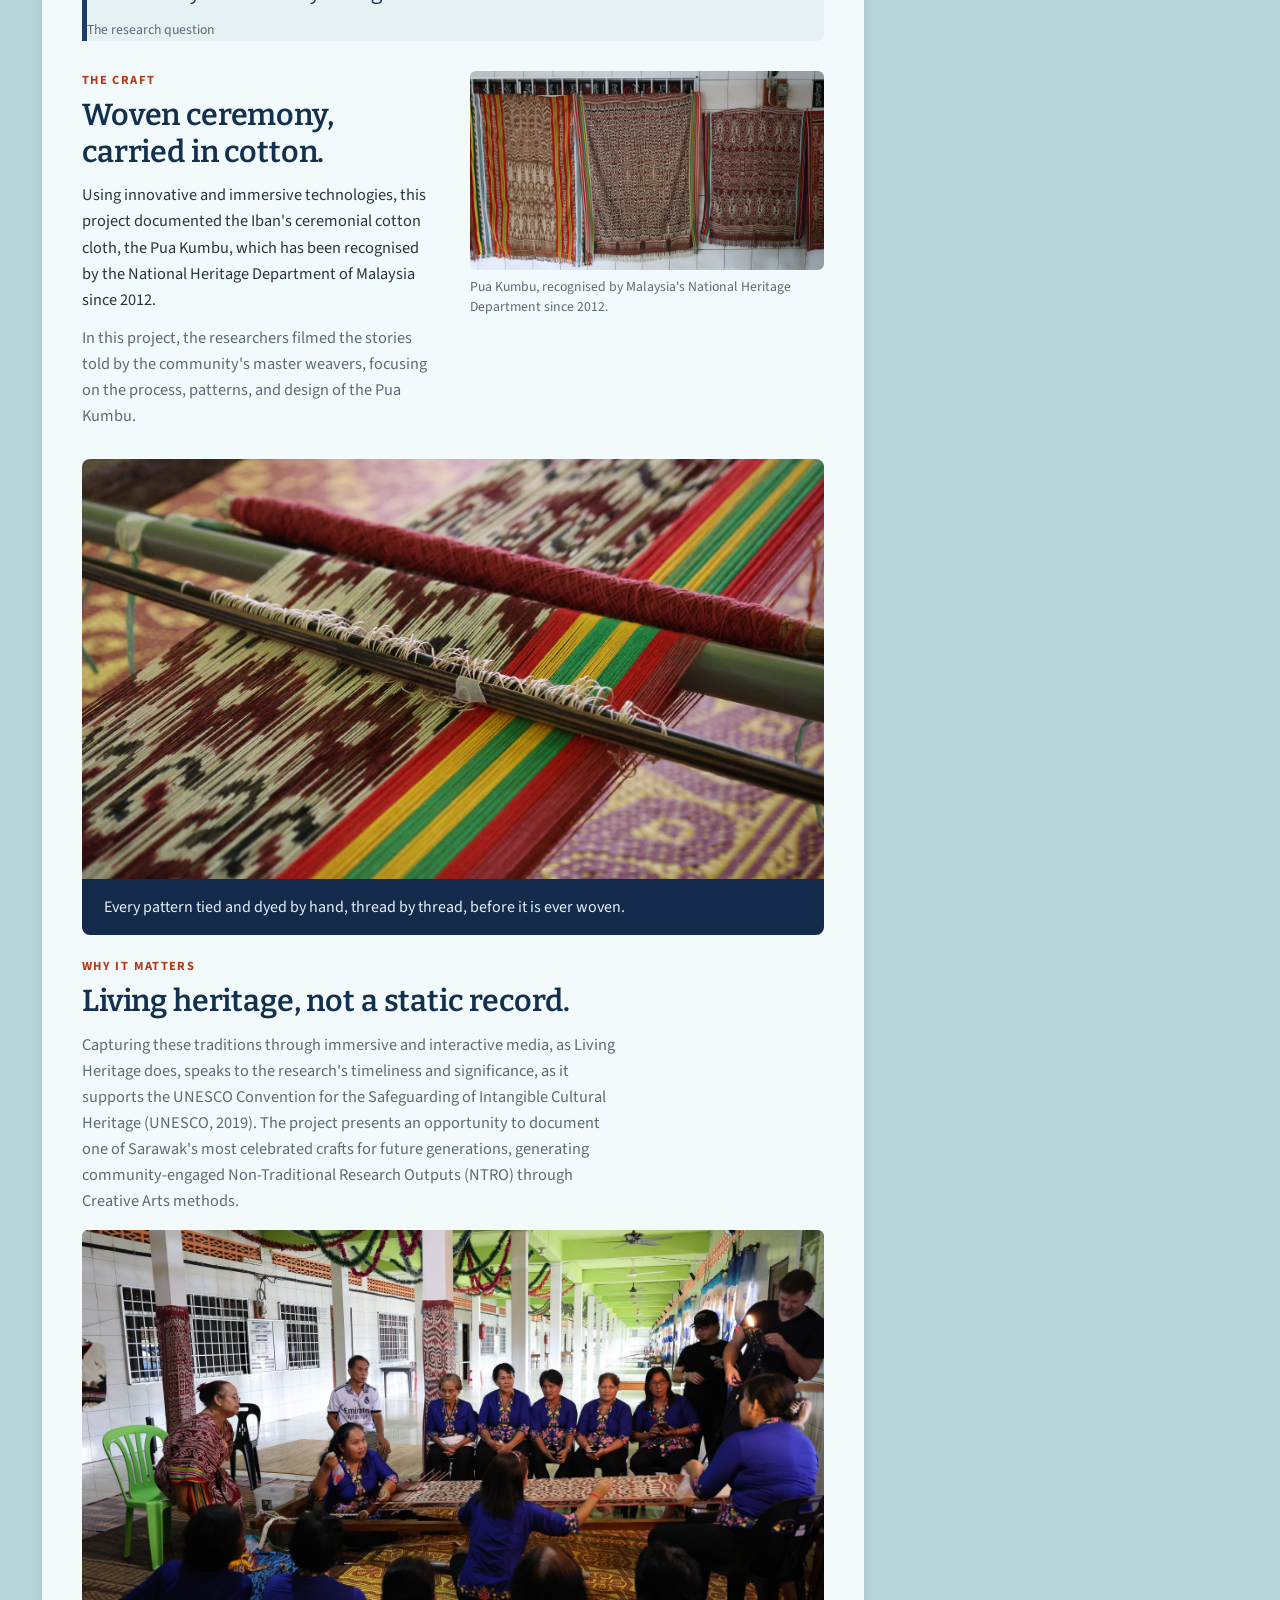
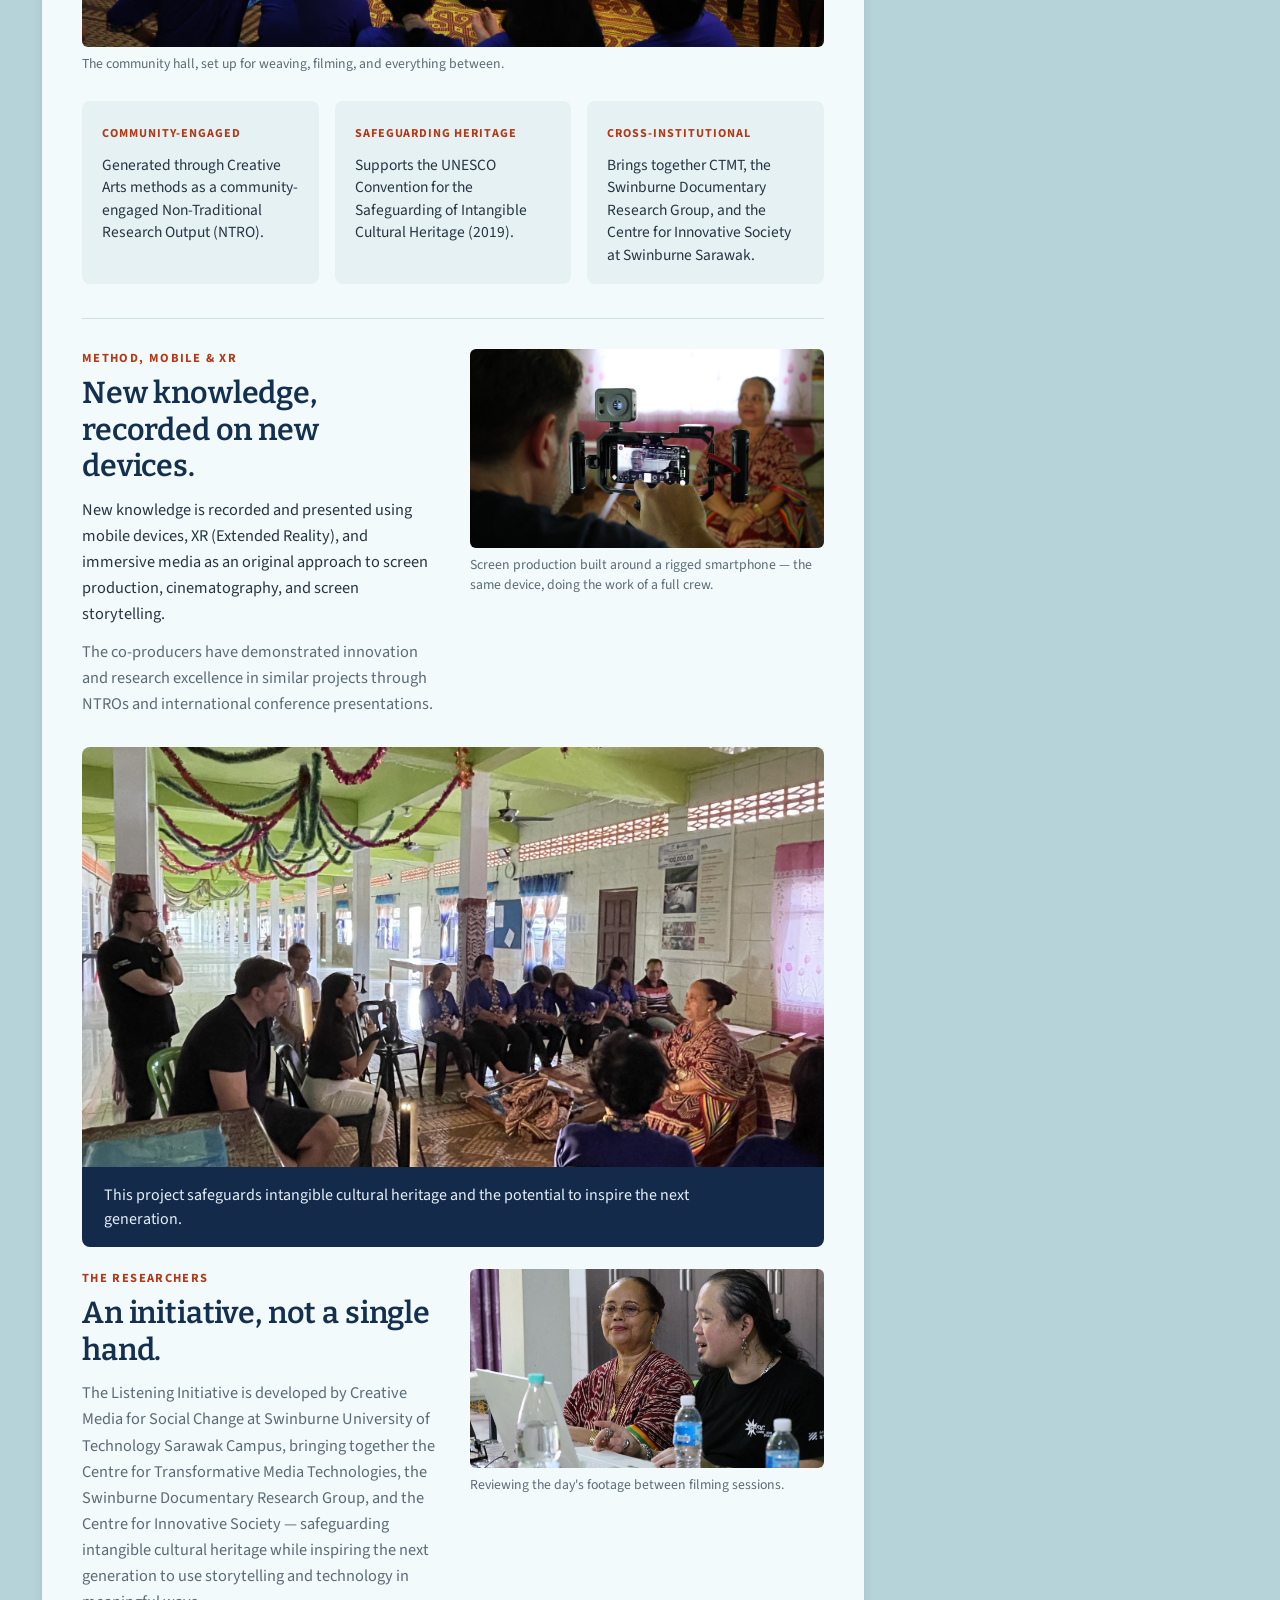
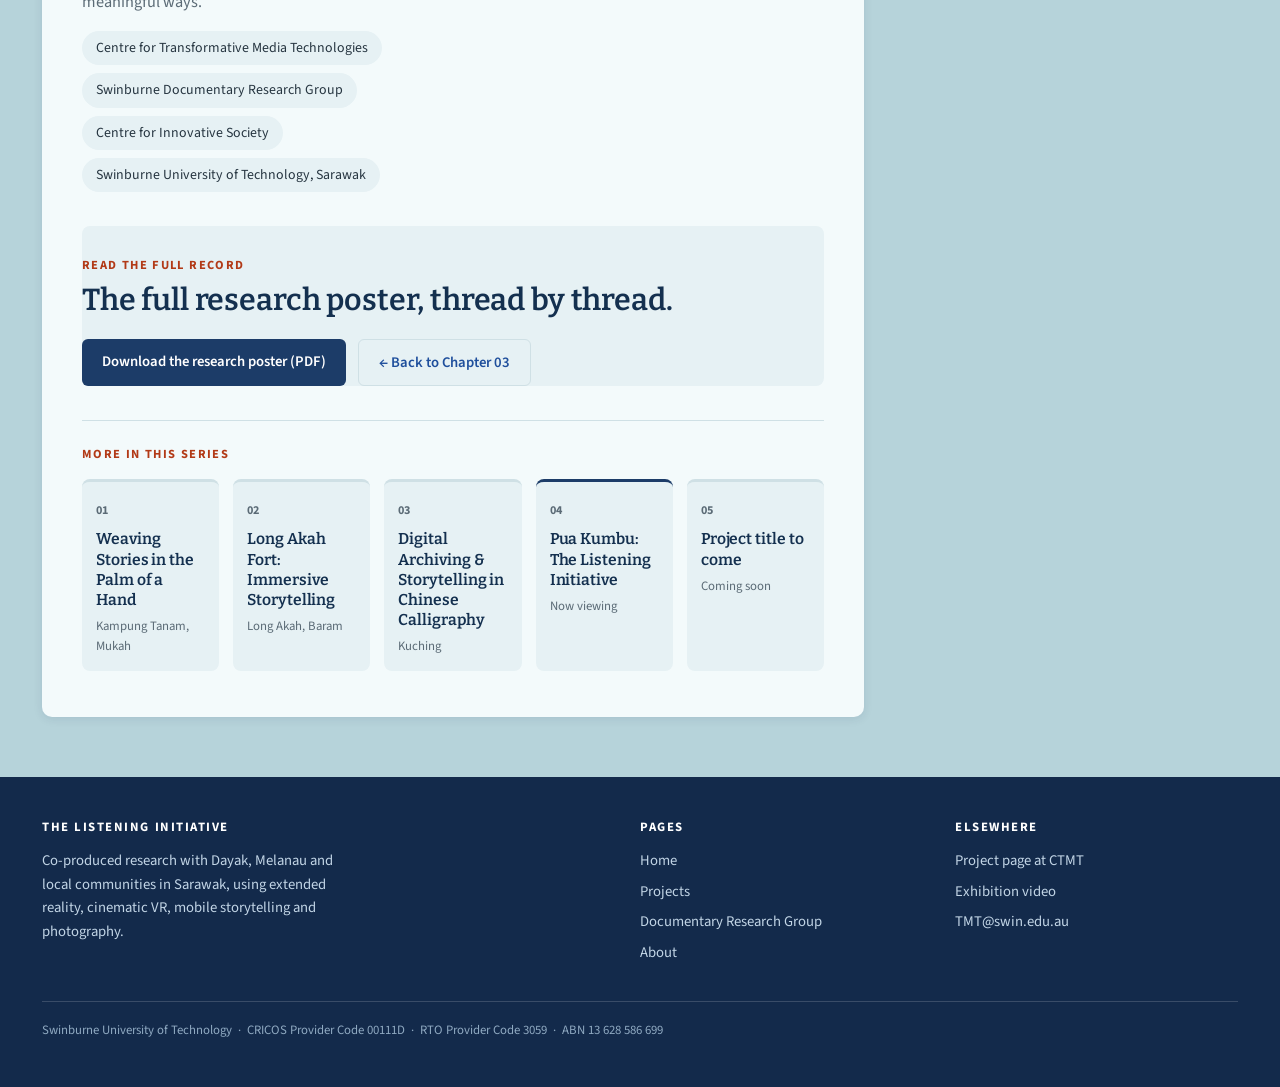
<file: listening-initiative-SITE/listening-initiative-site/pua-kumbu.html>
<!DOCTYPE html>
<html lang="en">
<head>
<meta charset="UTF-8">
<meta name="viewport" content="width=device-width, initial-scale=1.0">
<title>Pua Kumbu &middot; The Listening Initiative &middot; Palm &amp; Phone Documentary Series</title>
<meta name="description" content="A mobile and XR immersive documentary of the Pua Kumbu, the Iban ceremonial cloth of Sarawak, developed through The Listening Initiative at Swinburne Sarawak.">
<link rel="preconnect" href="https://fonts.googleapis.com">
<link rel="preconnect" href="https://fonts.gstatic.com" crossorigin>
<link href="https://fonts.googleapis.com/css2?family=Bitter:wght@500;600;700&family=Source+Sans+3:ital,wght@0,400;0,600;0,700;1,400&display=swap" rel="stylesheet">
<link rel="stylesheet" href="site.css">
</head>
<body>

<header class="masthead">
  <div class="masthead-inner">
    <a class="logo" href="index.html">
      <span class="mark">
        <svg viewBox="0 0 32 32" xmlns="http://www.w3.org/2000/svg" aria-hidden="true">
          <g fill="none" stroke="#ffffff" stroke-width="2.4" stroke-linecap="round">
            <path d="M9 22a9 9 0 010-12"/>
            <path d="M14.5 18.5a4 4 0 010-5"/>
            <path d="M22 8v16"/>
          </g>
          <circle cx="22" cy="16" r="3" fill="#ffffff"/>
        </svg>
      </span>
      <span class="words"><b>Listening Initiative</b><span>Swinburne University of Technology</span></span>
    </a>
    <ul class="mastnav">
      <li><a href="index.html">Home</a></li>
      <li><a href="projects.html" aria-current="page">Projects</a></li>
      <li><a href="documentary-research-group.html">Research Group</a></li>
      <li><a href="about.html">About</a></li>
    </ul>
    <div class="mast-tools">
      <a href="https://transformativemedia.swinburne.edu.au/project/listening-initiative/" title="Project page at CTMT" aria-label="Project page at CTMT">
        <svg viewBox="0 0 24 24" aria-hidden="true"><path d="M12 2a10 10 0 100 20 10 10 0 000-20zm6.9 9h-3a15.6 15.6 0 00-1.2-5.4A8 8 0 0118.9 11zM12 4c.8 1.2 1.6 3.4 1.8 7h-3.6C10.4 7.4 11.2 5.2 12 4zM5.1 13h3c.1 2 .5 3.9 1.2 5.4A8 8 0 015.1 13zm3-2h-3a8 8 0 014.2-5.4A15.6 15.6 0 008.1 11zM12 20c-.8-1.2-1.6-3.4-1.8-7h3.6c-.2 3.6-1 5.8-1.8 7zm2.7-1.6c.7-1.5 1.1-3.4 1.2-5.4h3a8 8 0 01-4.2 5.4z"/></svg>
      </a>
      <a href="https://www.youtube.com/watch?v=WIjQcdw2RO4" title="Exhibition video" aria-label="Exhibition video">
        <svg viewBox="0 0 24 24" aria-hidden="true"><path d="M21.6 7.2s-.2-1.4-.8-2c-.8-.8-1.6-.8-2-.9C16 4 12 4 12 4s-4 0-6.8.3c-.4 0-1.2 0-2 .9-.6.6-.8 2-.8 2S2.2 8.8 2.2 10.5v1.6c0 1.6.2 3.3.2 3.3s.2 1.4.8 2c.8.8 1.8.8 2.2.9 1.6.1 6.6.2 6.6.2s4 0 6.8-.3c.4 0 1.2 0 2-.9.6-.6.8-2 .8-2s.2-1.6.2-3.3v-1.6c0-1.6-.2-3.3-.2-3.3zM9.9 14.6V8.9l5.2 2.9-5.2 2.8z"/></svg>
      </a>
      <a href="mailto:TMT@swin.edu.au" title="Email the centre" aria-label="Email the centre">
        <svg viewBox="0 0 24 24" aria-hidden="true"><path d="M20 4H4a2 2 0 00-2 2v12a2 2 0 002 2h16a2 2 0 002-2V6a2 2 0 00-2-2zm0 4.2l-8 5-8-5V6l8 5 8-5v2.2z"/></svg>
      </a>
    </div>
  </div>
</header>

<div class="shell">
  <div>
    <div class="col-head"><b>Project</b><span class="bar"></span></div>
    <article class="article">
      <figure class="leadimage"><img src="images/pua-kumbu-01.jpg" alt="Iban women in ceremonial dress standing together during a filming session, with woven cloths hanging behind them."></figure>
      <div class="inner">
        <span class="kicker">Field Dispatch, Sarawak, Malaysia</span>
        <h1>Pua Kumbu</h1>
        <p class="standfirst">The Listening Initiative</p>
        <dl class="factrow">
      <div><dt>Craft</dt><dd>Pua Kumbu, Iban ceremonial cloth</dd></div>
      <div><dt>Recognition</dt><dd>National Heritage, Malaysia (2012)</dd></div>
      <div><dt>Method</dt><dd>Mobile device, XR &amp; immersive media</dd></div>
    </dl>
        <main>

<section id="intro">
  <div class="wrap">
    <div class="grid-2">
      <div class="reveal">
        <span class="label">About the research</span>
        <h2>People and technology, using storytelling as an interface.</h2>
        <p class="lede">This international collaborative research project brings people and technology together using storytelling as an interface. The Listening Initiative is an ongoing project developed by Creative Media for Social Change at Swinburne University of Technology Sarawak Campus.</p>
        <p class="lede lede-dim">It supports the research culture developed at the Melbourne&ndash;Sarawak Collaborative Research by bringing researchers from the Centre for Transformative Media Technologies (CTMT), the Swinburne Documentary Research Group (SDRG), and the Centre for Innovative Society (CIS) at Swinburne Sarawak together.</p>
      </div>
      <div class="img-col reveal" style="transition-delay:.15s;">
        <figure class="frame">
          <img src="images/pua-kumbu-02.jpg" alt="A row of Iban community weavers seated and listening during a documentary filming session in Sarawak." loading="lazy">
          <figcaption>The community listens, and is listened to &mdash; the initiative's namesake in practice.</figcaption>
        </figure>
      </div>
    </div>
  </div>
</section>

<hr class="warp wide">
<section class="pullquote">
  <div class="wrap">
    <blockquote class="reveal">What are the prospects and potentials for immersive and interactive research as a community-based storytelling device?</blockquote>
    <cite class="reveal" style="transition-delay:.15s;">The research question</cite>
  </div>
</section>

<section id="heritage">
  <div class="wrap">
    <div class="grid-2 reverse">
      <div class="img-col reveal">
        <figure class="frame">
          <img src="images/pua-kumbu-03.jpg" alt="Several Pua Kumbu, hand-woven Iban ceremonial cotton cloths in ikat patterns, hanging on display." loading="lazy">
          <figcaption>Pua Kumbu, recognised by Malaysia's National Heritage Department since 2012.</figcaption>
        </figure>
      </div>
      <div class="reveal" style="transition-delay:.15s;">
        <span class="label">The craft</span>
        <h2>Woven ceremony, carried in cotton.</h2>
        <p class="lede">Using innovative and immersive technologies, this project documented the Iban's ceremonial cotton cloth, the Pua Kumbu, which has been recognised by the National Heritage Department of Malaysia since 2012.</p>
        <p class="lede lede-dim">In this project, the researchers filmed the stories told by the community's master weavers, focusing on the process, patterns, and design of the Pua Kumbu.</p>
      </div>
    </div>
  </div>
</section>

<div class="band-wrap">
  <img class="band" src="images/pua-kumbu-04.jpg" alt="A close-up of a backstrap loom, showing the red, yellow, and green ikat-dyed threads of a Pua Kumbu in progress.">
  <div class="band-cap">
    <div class="wrap">
      <p class="reveal">Every pattern tied and dyed by hand, thread by thread, before it is ever woven.</p>
    </div>
  </div>
</div>

<section id="significance" class="tight">
  <div class="wrap">
    <div class="section-head reveal">
      <span class="label">Why it matters</span>
      <h2>Living heritage, not a static record.</h2>
      <p class="lede lede-dim">Capturing these traditions through immersive and interactive media, as Living Heritage does, speaks to the research's timeliness and significance, as it supports the UNESCO Convention for the Safeguarding of Intangible Cultural Heritage (UNESCO, 2019). The project presents an opportunity to document one of Sarawak's most celebrated crafts for future generations, generating community-engaged Non-Traditional Research Outputs (NTRO) through Creative Arts methods.</p>
    </div>
    <div class="img-col reveal">
      <figure class="frame">
        <img src="images/pua-kumbu-05.jpg" alt="A wide view of the documentary crew filming Iban community weavers seated together in a decorated community hall in Sarawak." loading="lazy">
        <figcaption>The community hall, set up for weaving, filming, and everything between.</figcaption>
      </figure>
    </div>
    <div class="callout-row">
      <div class="callout reveal">
        <span class="tag">Community-engaged</span>
        <p>Generated through Creative Arts methods as a community-engaged Non-Traditional Research Output (NTRO).</p>
      </div>
      <div class="callout reveal">
        <span class="tag">Safeguarding heritage</span>
        <p>Supports the UNESCO Convention for the Safeguarding of Intangible Cultural Heritage (2019).</p>
      </div>
      <div class="callout reveal">
        <span class="tag">Cross-institutional</span>
        <p>Brings together CTMT, the Swinburne Documentary Research Group, and the Centre for Innovative Society at Swinburne Sarawak.</p>
      </div>
    </div>
  </div>
</section>

<hr class="warp wide">
<section id="method">
  <div class="wrap">
    <div class="grid-2">
      <div class="reveal">
        <span class="label">Method, Mobile &amp; XR</span>
        <h2>New knowledge, recorded on new devices.</h2>
        <p class="lede">New knowledge is recorded and presented using mobile devices, XR (Extended Reality), and immersive media as an original approach to screen production, cinematography, and screen storytelling.</p>
        <p class="lede lede-dim">The co-producers have demonstrated innovation and research excellence in similar projects through NTROs and international conference presentations.</p>
      </div>
      <div class="img-col reveal" style="transition-delay:.15s;">
        <figure class="frame">
          <img src="images/pua-kumbu-06.jpg" alt="A filmmaker looks through a rigged smartphone camera monitor, filming an Iban weaver in ceremonial dress during the documentary shoot." loading="lazy">
          <figcaption>Screen production built around a rigged smartphone &mdash; the same device, doing the work of a full crew.</figcaption>
        </figure>
      </div>
    </div>
  </div>
</section>

<div class="band-wrap">
  <img class="band" src="images/pua-kumbu-07.jpg" alt="The research team and Iban community members gathered together in a decorated hall during the documentary shoot in Sarawak.">
  <div class="band-cap">
    <div class="wrap">
      <p class="reveal">This project safeguards intangible cultural heritage and the potential to inspire the next generation.</p>
    </div>
  </div>
</div>

<section id="team" class="tight">
  <div class="wrap">
    <div class="grid-2 reverse">
      <div class="img-col reveal">
        <figure class="frame">
          <img src="images/pua-kumbu-08.jpg" alt="A researcher in traditional ikat dress and a member of the production team reviewing footage together on a laptop." loading="lazy">
          <figcaption>Reviewing the day's footage between filming sessions.</figcaption>
        </figure>
      </div>
      <div class="reveal" style="transition-delay:.15s;">
        <span class="label">The researchers</span>
        <h2>An initiative, not a single hand.</h2>
        <p class="lede lede-dim">The Listening Initiative is developed by Creative Media for Social Change at Swinburne University of Technology Sarawak Campus, bringing together the Centre for Transformative Media Technologies, the Swinburne Documentary Research Group, and the Centre for Innovative Society &mdash; safeguarding intangible cultural heritage while inspiring the next generation to use storytelling and technology in meaningful ways.</p>
        <div class="authors">
          <span class="reveal">Centre for Transformative Media Technologies</span>
          <span class="reveal">Swinburne Documentary Research Group</span>
          <span class="reveal">Centre for Innovative Society</span>
          <span class="reveal">Swinburne University of Technology, Sarawak</span>
        </div>
      </div>
    </div>
  </div>
</section>

<section class="cta">
  <div class="wrap reveal">
    <span class="label">Read the full record</span>
    <h2>The full research poster, thread by thread.</h2>
    <div class="cta-row">
      <a class="btn" href="posters/GUS_XR_PUA_KUMBU.pdf" target="_blank" rel="noopener">Download the research poster (PDF)</a>
      <a class="btn ghost" href="chinese-calligraphy.html">&larr; Back to Chapter 03</a>
    </div>
  </div>
</section>

<div class="series-nav">
  <div class="wrap">
    <span class="label reveal">More in this series</span>
    <div class="series-grid">
      <a class="series-card reveal" href="weaving-stories-terendak.html" >
        <span class="num">01</span>
        <h4>Weaving Stories in the Palm of a Hand</h4>
        <span class="status">Kampung Tanam, Mukah</span>
      </a>
      <a class="series-card reveal" href="long-akah-fort.html" >
        <span class="num">02</span>
        <h4>Long Akah Fort: Immersive Storytelling</h4>
        <span class="status">Long Akah, Baram</span>
      </a>
      <a class="series-card reveal" href="chinese-calligraphy.html" >
        <span class="num">03</span>
        <h4>Digital Archiving &amp; Storytelling in Chinese Calligraphy</h4>
        <span class="status">Kuching</span>
      </a>
      <a class="series-card active reveal" href="#top" >
        <span class="num">04</span>
        <h4>Pua Kumbu: The Listening Initiative</h4>
        <span class="status">Now viewing</span>
      </a>
      <div class="series-card disabled reveal">
        <span class="num">05</span>
        <h4>Project title to come</h4>
        <span class="status">Coming soon</span>
      </div>
    </div>
  </div>
</div>

</main>
      </div>
    </article>
  </div>
  <aside>
    <div class="rail-head"><b>Explore</b></div>

    <a class="rail-card" href="documentary-research-group.html">
      <img src="images/pua-kumbu-05.jpg" alt="A wide view of the documentary crew filming Iban community weavers seated together in a decorated community hall in Sarawak." loading="lazy">
      <span class="cap"><b>Swinburne Documentary Research Group</b><span>The research group behind the fieldwork</span></span>
    </a>

    <a class="rail-card" href="https://www.youtube.com/watch?v=WIjQcdw2RO4">
      <img src="images/pua-kumbu-01.jpg" alt="Iban women in ceremonial dress standing together during a filming session, with woven cloths hanging behind them." loading="lazy">
      <span class="cap"><b>Exhibition at the Borneo Cultures Museum</b><span>Watch the launch film</span></span>
    </a>

    <div class="rail-panel">
      <h4>Methods in use</h4>
      <ul>
        <li>Mobile documentary <span>3 projects</span></li>
        <li>Cinematic VR and 360 <span>1 project</span></li>
        <li>Extended reality <span>1 project</span></li>
        <li>Vertical video <span>1 project</span></li>
        <li>Photography and oral history <span>2 projects</span></li>
      </ul>
    </div>

    <div class="rail-panel">
      <h4>Partners</h4>
      <ul>
        <li>Swinburne Sarawak</li>
        <li>Swinburne Hawthorn</li>
        <li>Centre for Transformative Media Technologies</li>
        <li>Centre for Innovative Society</li>
        <li>Creative Media for Social Change</li>
      </ul>
    </div>
  </aside>
</div>

<footer class="site-footer">
  <div class="wrap">
    <div class="cols">
      <div>
        <h5>The Listening Initiative</h5>
        <p style="max-width:46ch; margin:0;">Co-produced research with Dayak, Melanau and local communities in Sarawak, using extended reality, cinematic VR, mobile storytelling and photography.</p>
      </div>
      <div>
        <h5>Pages</h5>
        <ul>
          <li><a href="index.html">Home</a></li>
          <li><a href="projects.html">Projects</a></li>
          <li><a href="documentary-research-group.html">Documentary Research Group</a></li>
          <li><a href="about.html">About</a></li>
        </ul>
      </div>
      <div>
        <h5>Elsewhere</h5>
        <ul>
          <li><a href="https://transformativemedia.swinburne.edu.au/project/listening-initiative/">Project page at CTMT</a></li>
          <li><a href="https://www.youtube.com/watch?v=WIjQcdw2RO4">Exhibition video</a></li>
          <li><a href="mailto:TMT@swin.edu.au">TMT@swin.edu.au</a></li>
        </ul>
      </div>
    </div>
    <div class="fine">Swinburne University of Technology &nbsp;&middot;&nbsp; CRICOS Provider Code 00111D &nbsp;&middot;&nbsp; RTO Provider Code 3059 &nbsp;&middot;&nbsp; ABN 13 628 586 699</div>
  </div>
</footer>

<script src="site.js"></script>
</body>
</html>
</file>
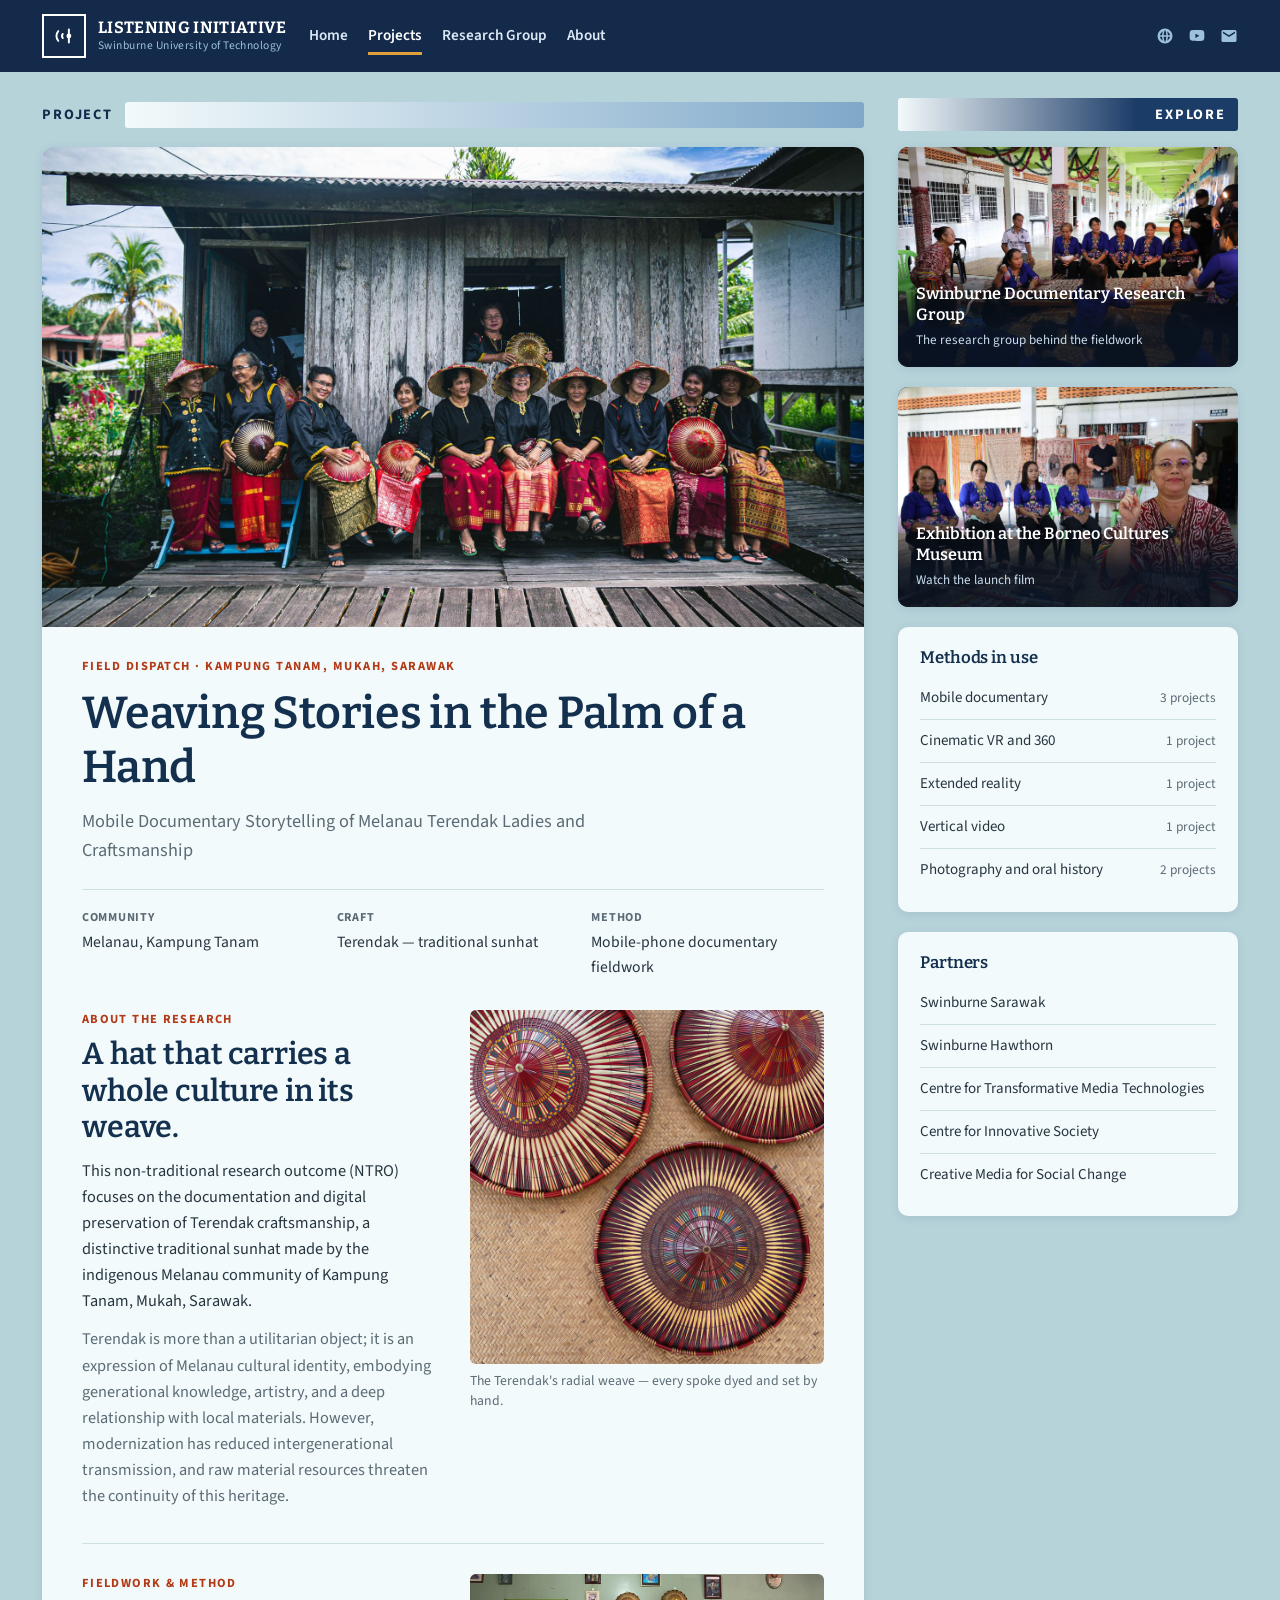
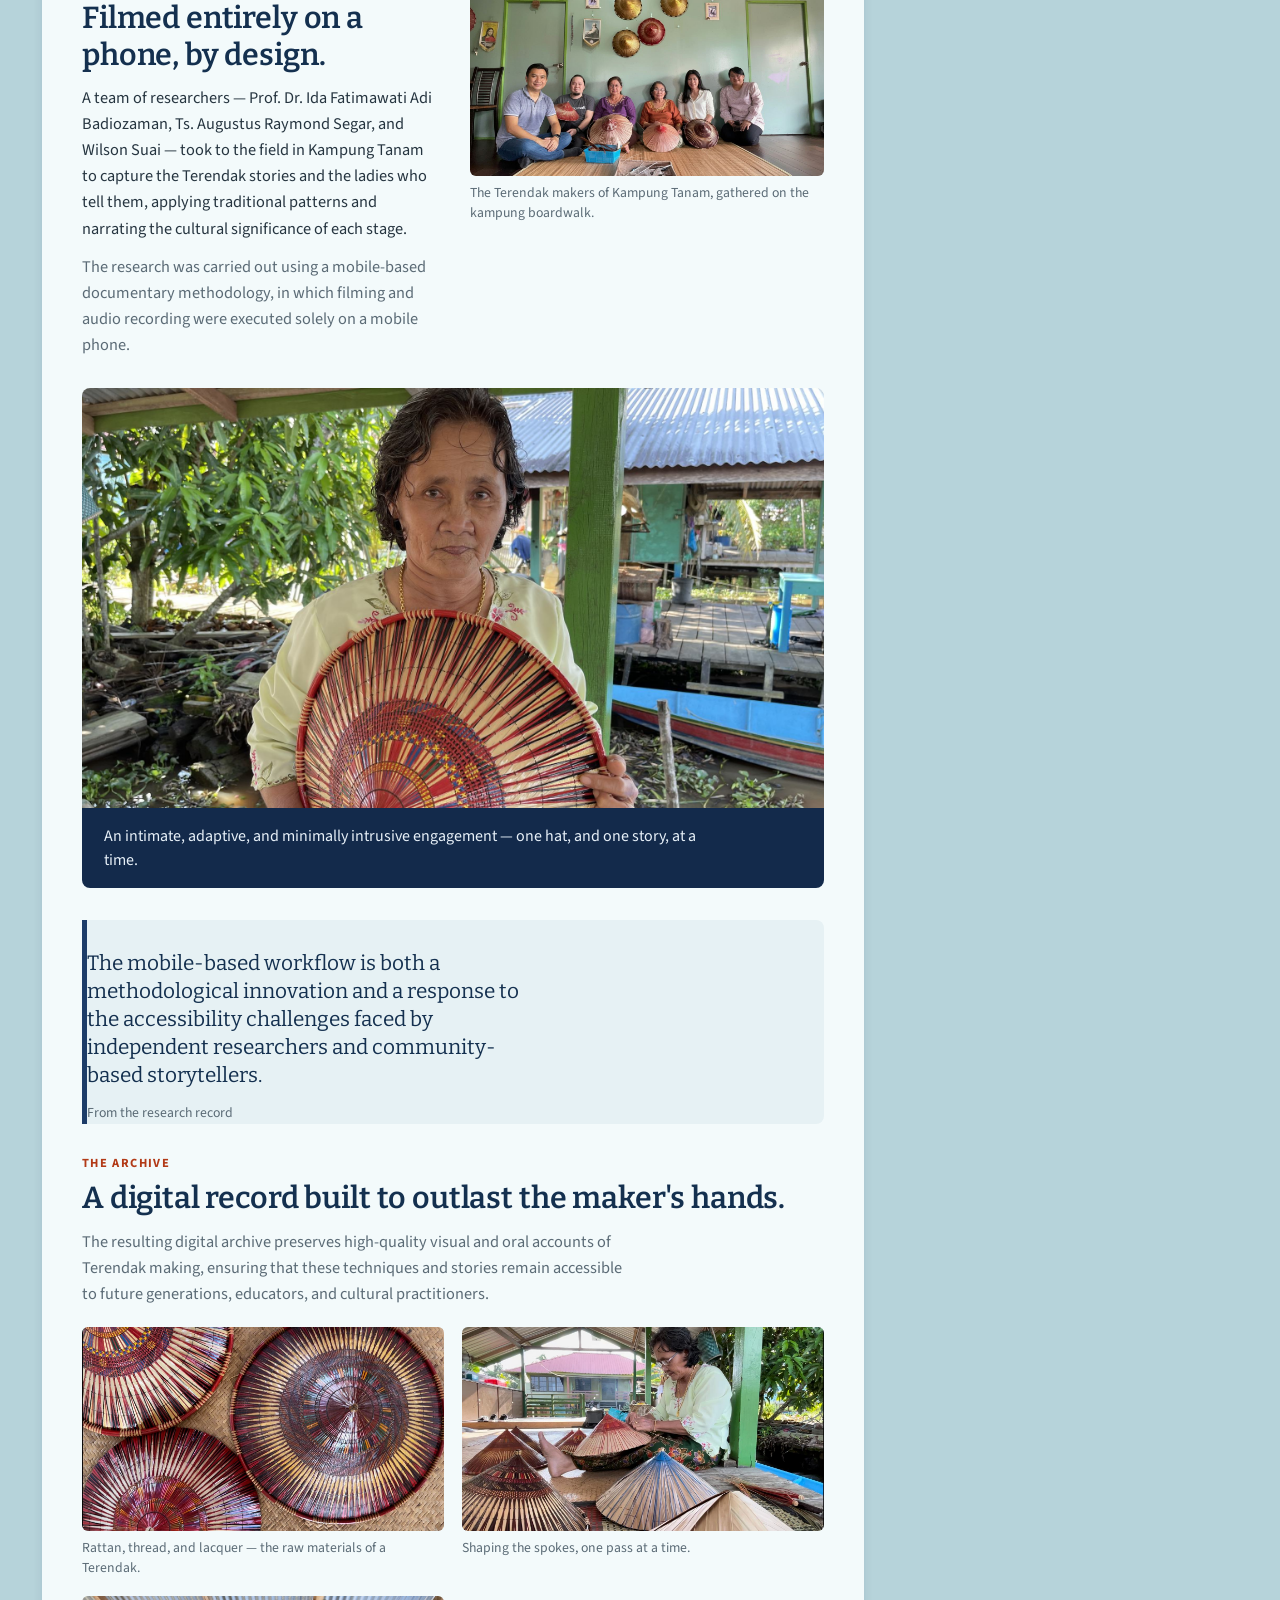
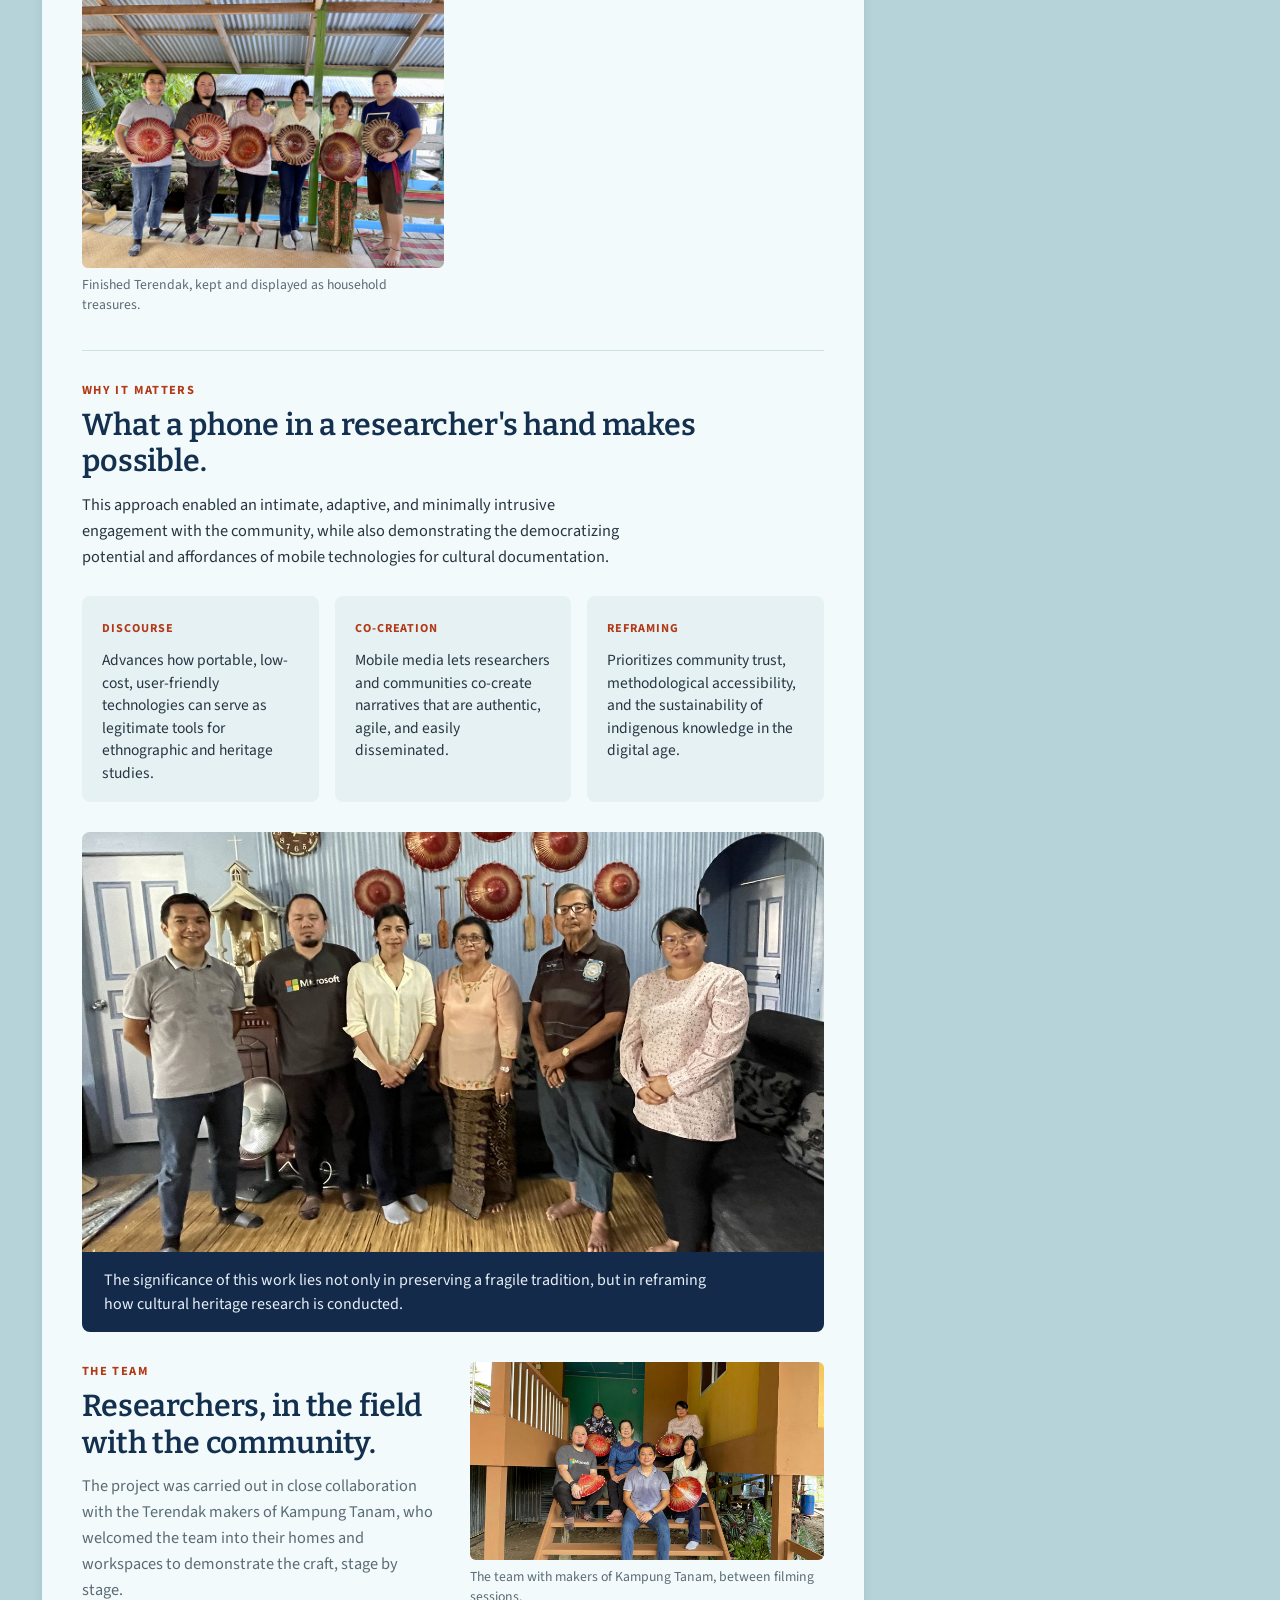
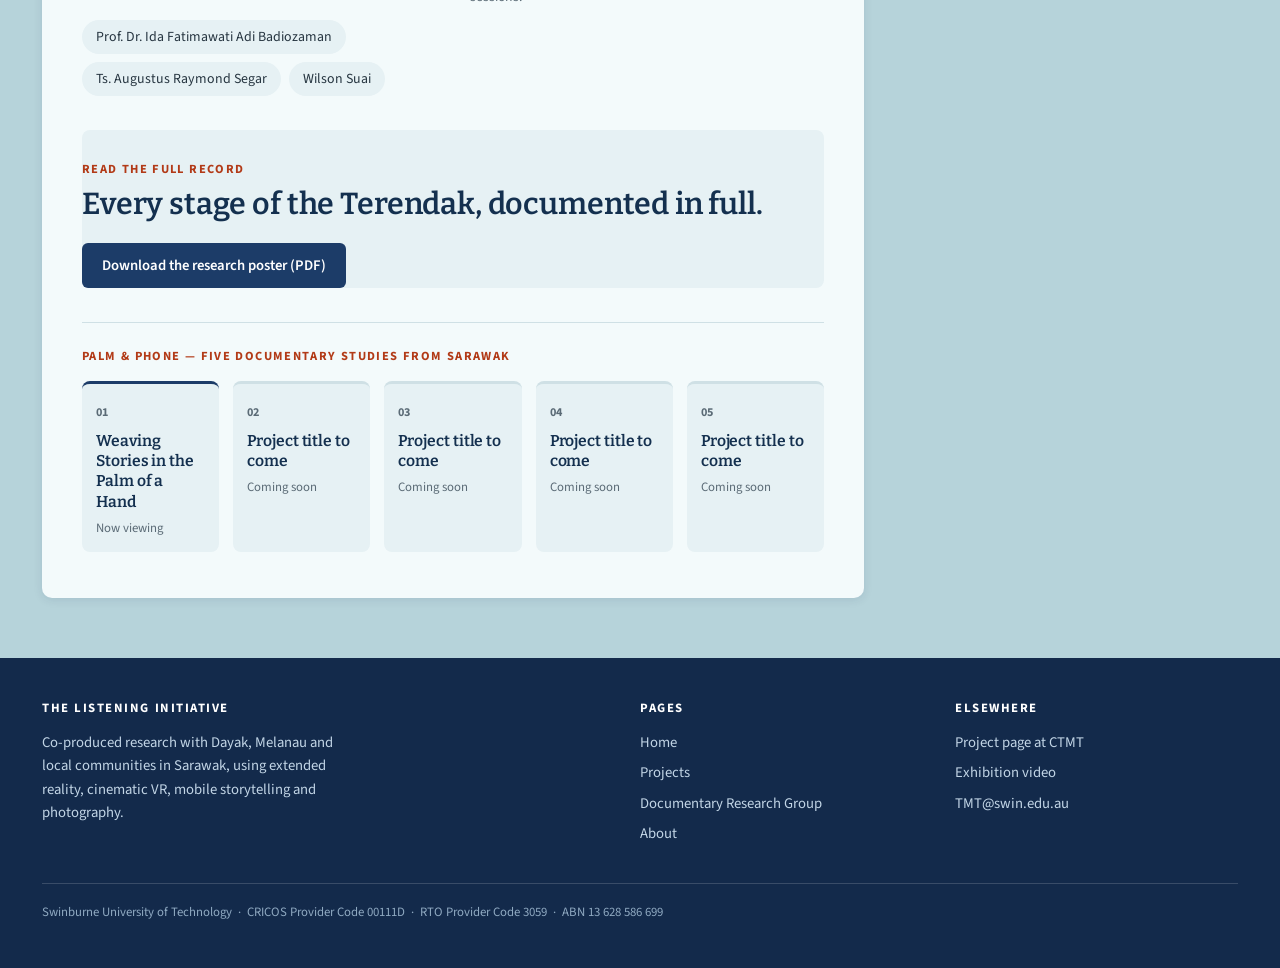
<file: listening-initiative-SITE/listening-initiative-site/weaving-stories-terendak.html>
<!DOCTYPE html>
<html lang="en">
<head>
<meta charset="UTF-8">
<meta name="viewport" content="width=device-width, initial-scale=1.0">
<title>Weaving Stories in the Palm of a Hand · Palm &amp; Phone Documentary Series</title>
<meta name="description" content="A mobile documentary study of Melanau Terendak craftsmanship in Kampung Tanam, Mukah, Sarawak.">
<link rel="preconnect" href="https://fonts.googleapis.com">
<link rel="preconnect" href="https://fonts.gstatic.com" crossorigin>
<link href="https://fonts.googleapis.com/css2?family=Bitter:wght@500;600;700&family=Source+Sans+3:ital,wght@0,400;0,600;0,700;1,400&display=swap" rel="stylesheet">
<link rel="stylesheet" href="site.css">
</head>
<body>

<header class="masthead">
  <div class="masthead-inner">
    <a class="logo" href="index.html">
      <span class="mark">
        <svg viewBox="0 0 32 32" xmlns="http://www.w3.org/2000/svg" aria-hidden="true">
          <g fill="none" stroke="#ffffff" stroke-width="2.4" stroke-linecap="round">
            <path d="M9 22a9 9 0 010-12"/>
            <path d="M14.5 18.5a4 4 0 010-5"/>
            <path d="M22 8v16"/>
          </g>
          <circle cx="22" cy="16" r="3" fill="#ffffff"/>
        </svg>
      </span>
      <span class="words"><b>Listening Initiative</b><span>Swinburne University of Technology</span></span>
    </a>
    <ul class="mastnav">
      <li><a href="index.html">Home</a></li>
      <li><a href="projects.html" aria-current="page">Projects</a></li>
      <li><a href="documentary-research-group.html">Research Group</a></li>
      <li><a href="about.html">About</a></li>
    </ul>
    <div class="mast-tools">
      <a href="https://transformativemedia.swinburne.edu.au/project/listening-initiative/" title="Project page at CTMT" aria-label="Project page at CTMT">
        <svg viewBox="0 0 24 24" aria-hidden="true"><path d="M12 2a10 10 0 100 20 10 10 0 000-20zm6.9 9h-3a15.6 15.6 0 00-1.2-5.4A8 8 0 0118.9 11zM12 4c.8 1.2 1.6 3.4 1.8 7h-3.6C10.4 7.4 11.2 5.2 12 4zM5.1 13h3c.1 2 .5 3.9 1.2 5.4A8 8 0 015.1 13zm3-2h-3a8 8 0 014.2-5.4A15.6 15.6 0 008.1 11zM12 20c-.8-1.2-1.6-3.4-1.8-7h3.6c-.2 3.6-1 5.8-1.8 7zm2.7-1.6c.7-1.5 1.1-3.4 1.2-5.4h3a8 8 0 01-4.2 5.4z"/></svg>
      </a>
      <a href="https://www.youtube.com/watch?v=WIjQcdw2RO4" title="Exhibition video" aria-label="Exhibition video">
        <svg viewBox="0 0 24 24" aria-hidden="true"><path d="M21.6 7.2s-.2-1.4-.8-2c-.8-.8-1.6-.8-2-.9C16 4 12 4 12 4s-4 0-6.8.3c-.4 0-1.2 0-2 .9-.6.6-.8 2-.8 2S2.2 8.8 2.2 10.5v1.6c0 1.6.2 3.3.2 3.3s.2 1.4.8 2c.8.8 1.8.8 2.2.9 1.6.1 6.6.2 6.6.2s4 0 6.8-.3c.4 0 1.2 0 2-.9.6-.6.8-2 .8-2s.2-1.6.2-3.3v-1.6c0-1.6-.2-3.3-.2-3.3zM9.9 14.6V8.9l5.2 2.9-5.2 2.8z"/></svg>
      </a>
      <a href="mailto:TMT@swin.edu.au" title="Email the centre" aria-label="Email the centre">
        <svg viewBox="0 0 24 24" aria-hidden="true"><path d="M20 4H4a2 2 0 00-2 2v12a2 2 0 002 2h16a2 2 0 002-2V6a2 2 0 00-2-2zm0 4.2l-8 5-8-5V6l8 5 8-5v2.2z"/></svg>
      </a>
    </div>
  </div>
</header>

<div class="shell">
  <div>
    <div class="col-head"><b>Project</b><span class="bar"></span></div>
    <article class="article">
      <figure class="leadimage"><img src="images/terendak-01.jpg" alt="Melanau ladies in traditional dress seated on the porch of a wooden house in Kampung Tanam, each holding a finished Terendak hat."></figure>
      <div class="inner">
        <span class="kicker">Field Dispatch · Kampung Tanam, Mukah, Sarawak</span>
        <h1>Weaving Stories in the Palm of a Hand</h1>
        <p class="standfirst">Mobile Documentary Storytelling of Melanau Terendak Ladies and Craftsmanship</p>
        <dl class="factrow">
      <div><dt>Community</dt><dd>Melanau, Kampung Tanam</dd></div>
      <div><dt>Craft</dt><dd>Terendak — traditional sunhat</dd></div>
      <div><dt>Method</dt><dd>Mobile-phone documentary fieldwork</dd></div>
    </dl>
        <main>

<section id="intro">
  <div class="wrap">
    <div class="grid-2">
      <div class="reveal">
        <span class="label">About the research</span>
        <h2>A hat that carries a whole culture in its weave.</h2>
        <p class="lede">This non-traditional research outcome (NTRO) focuses on the documentation and digital preservation of Terendak craftsmanship, a distinctive traditional sunhat made by the indigenous Melanau community of Kampung Tanam, Mukah, Sarawak.</p>
        <p class="lede lede-dim">Terendak is more than a utilitarian object; it is an expression of Melanau cultural identity, embodying generational knowledge, artistry, and a deep relationship with local materials. However, modernization has reduced intergenerational transmission, and raw material resources threaten the continuity of this heritage.</p>
      </div>
      <div class="img-col reveal" style="transition-delay:.15s;">
        <figure class="frame">
          <img src="images/terendak-02.jpg" alt="Close-up of finished Terendak hats showing their radiating woven pattern in red, black, gold and cream." loading="lazy">
          <figcaption>The Terendak's radial weave — every spoke dyed and set by hand.</figcaption>
        </figure>
      </div>
    </div>
  </div>
</section>

<hr class="warp wide">
<section id="method">
  <div class="wrap">
    <div class="grid-2 reverse">
      <div class="img-col reveal">
        <figure class="frame">
          <img src="images/terendak-03.jpg" alt="A line of Melanau ladies in traditional dress seated on the porch of a wooden house in Kampung Tanam, several holding Terendak hats." loading="lazy">
          <figcaption>The Terendak makers of Kampung Tanam, gathered on the kampung boardwalk.</figcaption>
        </figure>
      </div>
      <div class="reveal" style="transition-delay:.15s;">
        <span class="label">Fieldwork &amp; method</span>
        <h2>Filmed entirely on a phone, by design.</h2>
        <p class="lede">A team of researchers — Prof. Dr. Ida Fatimawati Adi Badiozaman, Ts. Augustus Raymond Segar, and Wilson Suai — took to the field in Kampung Tanam to capture the Terendak stories and the ladies who tell them, applying traditional patterns and narrating the cultural significance of each stage.</p>
        <p class="lede lede-dim">The research was carried out using a mobile-based documentary methodology, in which filming and audio recording were executed solely on a mobile phone.</p>
      </div>
    </div>
  </div>
</section>

<div class="band-wrap">
  <img class="band" src="images/terendak-04.jpg" alt="The research team standing with Terendak weavers on a covered wooden dock, each holding a woven hat.">
  <div class="band-cap">
    <div class="wrap">
      <p class="reveal">An intimate, adaptive, and minimally intrusive engagement — one hat, and one story, at a time.</p>
    </div>
  </div>
</div>

<section class="pullquote">
  <div class="wrap">
    <blockquote class="reveal">The mobile-based workflow is both a methodological innovation and a response to the accessibility challenges faced by independent researchers and community-based storytellers.</blockquote>
    <cite class="reveal" style="transition-delay:.15s;">From the research record</cite>
  </div>
</section>

<section id="archive">
  <div class="wrap">
    <div class="section-head reveal">
      <span class="label">The archive</span>
      <h2>A digital record built to outlast the maker's hands.</h2>
      <p class="lede lede-dim">The resulting digital archive preserves high-quality visual and oral accounts of Terendak making, ensuring that these techniques and stories remain accessible to future generations, educators, and cultural practitioners.</p>
    </div>
    <div class="mosaic">
      <figure class="frame tall reveal">
        <img src="images/terendak-05.jpg" alt="Materials of the trade: coiled rattan strips, a spool of black thread, and the lacquered red rim of a Terendak in progress." loading="lazy">
        <figcaption>Rattan, thread, and lacquer — the raw materials of a Terendak.</figcaption>
      </figure>
      <figure class="frame reveal">
        <img src="images/terendak-06.jpg" alt="A weaver's hands at work shaping the palm leaf spokes of a Terendak hat." loading="lazy">
        <figcaption>Shaping the spokes, one pass at a time.</figcaption>
      </figure>
      <figure class="frame reveal">
        <img src="images/terendak-07.jpg" alt="Finished Terendak hats displayed on an interior wall alongside the research team and community members." loading="lazy">
        <figcaption>Finished Terendak, kept and displayed as household treasures.</figcaption>
      </figure>
    </div>
  </div>
</section>

<hr class="warp wide">
<section id="significance">
  <div class="wrap">
    <div class="section-head reveal">
      <span class="label">Why it matters</span>
      <h2>What a phone in a researcher's hand makes possible.</h2>
      <p class="lede">This approach enabled an intimate, adaptive, and minimally intrusive engagement with the community, while also demonstrating the democratizing potential and affordances of mobile technologies for cultural documentation.</p>
    </div>
    <div class="callout-row">
      <div class="callout reveal">
        <span class="tag">Discourse</span>
        <p>Advances how portable, low-cost, user-friendly technologies can serve as legitimate tools for ethnographic and heritage studies.</p>
      </div>
      <div class="callout reveal">
        <span class="tag">Co-creation</span>
        <p>Mobile media lets researchers and communities co-create narratives that are authentic, agile, and easily disseminated.</p>
      </div>
      <div class="callout reveal">
        <span class="tag">Reframing</span>
        <p>Prioritizes community trust, methodological accessibility, and the sustainability of indigenous knowledge in the digital age.</p>
      </div>
    </div>
  </div>
</section>

<div class="band-wrap">
  <img class="band" src="images/terendak-08.jpg" alt="Portrait of a Melanau weaver from Kampung Tanam holding a finished red, black and gold Terendak hat.">
  <div class="band-cap">
    <div class="wrap">
      <p class="reveal">The significance of this work lies not only in preserving a fragile tradition, but in reframing how cultural heritage research is conducted.</p>
    </div>
  </div>
</div>

<section id="team">
  <div class="wrap">
    <div class="grid-2">
      <div class="reveal">
        <span class="label">The team</span>
        <h2>Researchers, in the field with the community.</h2>
        <p class="lede lede-dim">The project was carried out in close collaboration with the Terendak makers of Kampung Tanam, who welcomed the team into their homes and workspaces to demonstrate the craft, stage by stage.</p>
        <div class="authors">
          <span class="reveal">Prof. Dr. Ida Fatimawati Adi Badiozaman</span>
          <span class="reveal">Ts. Augustus Raymond Segar</span>
          <span class="reveal">Wilson Suai</span>
        </div>
      </div>
      <div class="img-col reveal" style="transition-delay:.15s;">
        <figure class="frame">
          <img src="images/terendak-09.jpg" alt="The research team seated on the steps of a home in Kampung Tanam alongside community members holding Terendak hats." loading="lazy">
          <figcaption>The team with makers of Kampung Tanam, between filming sessions.</figcaption>
        </figure>
      </div>
    </div>
  </div>
</section>

<section class="cta">
  <div class="wrap reveal">
    <span class="label">Read the full record</span>
    <h2>Every stage of the Terendak, documented in full.</h2>
    <div class="cta-row">
      <a class="btn" href="posters/Wilson_Terendak_Ladies.pdf" target="_blank" rel="noopener">Download the research poster (PDF)</a>
    </div>
  </div>
</section>

<div class="series-nav">
  <div class="wrap">
    <span class="label reveal">Palm &amp; Phone — five documentary studies from Sarawak</span>
    <div class="series-grid">
      <a class="series-card active reveal" href="#top" >
        <span class="num">01</span>
        <h4>Weaving Stories in the Palm of a Hand</h4>
        <span class="status">Now viewing</span>
      </a>
      <div class="series-card disabled reveal">
        <span class="num">02</span>
        <h4>Project title to come</h4>
        <span class="status">Coming soon</span>
      </div>
      <div class="series-card disabled reveal">
        <span class="num">03</span>
        <h4>Project title to come</h4>
        <span class="status">Coming soon</span>
      </div>
      <div class="series-card disabled reveal">
        <span class="num">04</span>
        <h4>Project title to come</h4>
        <span class="status">Coming soon</span>
      </div>
      <div class="series-card disabled reveal">
        <span class="num">05</span>
        <h4>Project title to come</h4>
        <span class="status">Coming soon</span>
      </div>
    </div>
  </div>
</div>

</main>
      </div>
    </article>
  </div>
  <aside>
    <div class="rail-head"><b>Explore</b></div>

    <a class="rail-card" href="documentary-research-group.html">
      <img src="images/pua-kumbu-05.jpg" alt="A wide view of the documentary crew filming Iban community weavers seated together in a decorated community hall in Sarawak." loading="lazy">
      <span class="cap"><b>Swinburne Documentary Research Group</b><span>The research group behind the fieldwork</span></span>
    </a>

    <a class="rail-card" href="https://www.youtube.com/watch?v=WIjQcdw2RO4">
      <img src="images/pua-kumbu-01.jpg" alt="Iban women in ceremonial dress standing together during a filming session, with woven cloths hanging behind them." loading="lazy">
      <span class="cap"><b>Exhibition at the Borneo Cultures Museum</b><span>Watch the launch film</span></span>
    </a>

    <div class="rail-panel">
      <h4>Methods in use</h4>
      <ul>
        <li>Mobile documentary <span>3 projects</span></li>
        <li>Cinematic VR and 360 <span>1 project</span></li>
        <li>Extended reality <span>1 project</span></li>
        <li>Vertical video <span>1 project</span></li>
        <li>Photography and oral history <span>2 projects</span></li>
      </ul>
    </div>

    <div class="rail-panel">
      <h4>Partners</h4>
      <ul>
        <li>Swinburne Sarawak</li>
        <li>Swinburne Hawthorn</li>
        <li>Centre for Transformative Media Technologies</li>
        <li>Centre for Innovative Society</li>
        <li>Creative Media for Social Change</li>
      </ul>
    </div>
  </aside>
</div>

<footer class="site-footer">
  <div class="wrap">
    <div class="cols">
      <div>
        <h5>The Listening Initiative</h5>
        <p style="max-width:46ch; margin:0;">Co-produced research with Dayak, Melanau and local communities in Sarawak, using extended reality, cinematic VR, mobile storytelling and photography.</p>
      </div>
      <div>
        <h5>Pages</h5>
        <ul>
          <li><a href="index.html">Home</a></li>
          <li><a href="projects.html">Projects</a></li>
          <li><a href="documentary-research-group.html">Documentary Research Group</a></li>
          <li><a href="about.html">About</a></li>
        </ul>
      </div>
      <div>
        <h5>Elsewhere</h5>
        <ul>
          <li><a href="https://transformativemedia.swinburne.edu.au/project/listening-initiative/">Project page at CTMT</a></li>
          <li><a href="https://www.youtube.com/watch?v=WIjQcdw2RO4">Exhibition video</a></li>
          <li><a href="mailto:TMT@swin.edu.au">TMT@swin.edu.au</a></li>
        </ul>
      </div>
    </div>
    <div class="fine">Swinburne University of Technology &nbsp;&middot;&nbsp; CRICOS Provider Code 00111D &nbsp;&middot;&nbsp; RTO Provider Code 3059 &nbsp;&middot;&nbsp; ABN 13 628 586 699</div>
  </div>
</footer>

<script src="site.js"></script>
</body>
</html>
</file>
<file: listening-initiative-SITE/listening-initiative-site/site.css>
/* ============================================================
   The Listening Initiative — shared stylesheet (v3)
   Layout modelled on a news/magazine shell: dark masthead,
   tinted page, rounded cards, main column plus right rail.
   Change colours and typefaces here; every page follows.
   ============================================================ */

:root{
  --page:      #b6d3da;   /* tinted page background */
  --page-2:    #a5c6cf;
  --card:      #f3fafb;   /* card surface */
  --card-2:    #e6f1f4;
  --navy:      #132a4b;   /* masthead */
  --navy-2:    #1c3c68;
  --link:      #1f4f9c;
  --link-hot:  #b23a17;
  --head:      #14304f;
  --text:      #263540;
  --text-dim:  #5b6b76;
  --line:      #cfe0e5;
  --radius:    10px;
  --shadow:    0 2px 10px rgba(19,42,75,.10);
  --maxw:      1240px;
}

*{box-sizing:border-box;}
html{scroll-behavior:smooth;}
body{
  margin:0; background:var(--page); color:var(--text);
  font-family:'Source Sans 3', system-ui, sans-serif;
  font-size:17px; line-height:1.6; -webkit-font-smoothing:antialiased;
}
img{max-width:100%; display:block;}
a{color:var(--link); text-underline-offset:3px;}
a:hover{color:var(--link-hot);}
:focus-visible{outline:3px solid var(--link); outline-offset:2px;}

h1,h2,h3,h4{
  font-family:'Bitter', Georgia, serif; font-weight:600;
  margin:0; line-height:1.2; color:var(--head); letter-spacing:-0.005em;
}
h1{font-size:clamp(1.9rem, 3.6vw, 2.8rem);}
h2{font-size:clamp(1.4rem, 2.4vw, 1.9rem);}
h3{font-size:1.25rem;}

.wrap{max-width:var(--maxw); margin:0 auto; padding:0 22px;}

/* ---------------- Masthead ---------------- */
.masthead{background:var(--navy); position:sticky; top:0; z-index:200;}
.masthead-inner{
  max-width:var(--maxw); margin:0 auto; padding:14px 22px;
  display:flex; align-items:center; gap:22px;
}
.logo{
  display:flex; align-items:center; gap:12px; text-decoration:none; color:#fff; flex:none;
}
.logo .mark{
  width:44px; height:44px; border:2px solid #fff; display:grid; place-items:center; flex:none;
}
.logo .mark svg{width:26px; height:26px;}
.logo .words{line-height:1.05;}
.logo .words b{
  display:block; font-family:'Bitter', Georgia, serif; font-weight:700;
  font-size:1.02rem; letter-spacing:.02em; color:#fff; text-transform:uppercase;
}
.logo .words span{font-size:.72rem; color:#9dc0dd; letter-spacing:.04em;}

.mastnav{display:flex; gap:20px; list-style:none; margin:0; padding:0; flex:1;}
.mastnav a{
  color:#dce9f5; text-decoration:none; font-weight:600; font-size:.95rem;
  padding:6px 0; border-bottom:3px solid transparent;
}
.mastnav a:hover{color:#fff;}
.mastnav a[aria-current="page"]{color:#fff; border-bottom-color:#e0a13c;}
.mast-tools{display:flex; align-items:center; gap:14px; flex:none;}
.mast-tools a{color:#9dc0dd; display:grid; place-items:center;}
.mast-tools a:hover{color:#fff;}
.mast-tools svg{width:18px; height:18px; fill:currentColor;}
@media (max-width:900px){
  .masthead-inner{flex-wrap:wrap; gap:12px;}
  .mastnav{order:3; width:100%; overflow-x:auto; gap:16px; padding-bottom:2px;}
  .mastnav a{white-space:nowrap; font-size:.9rem;}
  .logo .words span{display:none;}
}

/* ---------------- Section header with gradient bar ---------------- */
.rail-head, .col-head{
  display:flex; align-items:center; gap:0; margin:0 0 16px;
}
.col-head b, .rail-head b{
  font-family:'Source Sans 3', system-ui, sans-serif;
  font-weight:700; font-size:.9rem; letter-spacing:.13em; text-transform:uppercase;
  color:var(--navy); padding:5px 12px 5px 0;
}
.col-head .bar{
  flex:1; height:26px; border-radius:3px;
  background:linear-gradient(90deg, var(--card) 0%, #7fa8c9 100%);
}
.rail-head{flex-direction:row-reverse;}
.rail-head b{padding:5px 0 5px 12px; color:#fff;}
.rail-head .bar{
  flex:1; height:26px; border-radius:3px;
  background:linear-gradient(90deg, var(--card) 0%, var(--navy-2) 100%);
}
.rail-head{
  background:linear-gradient(90deg, var(--card) 0%, var(--navy-2) 70%);
  border-radius:3px; padding-right:12px;
}
.rail-head .bar{display:none;}

/* ---------------- Layout: main column + rail ---------------- */
.shell{
  max-width:var(--maxw); margin:0 auto; padding:26px 22px 60px;
  display:grid; grid-template-columns:minmax(0,1fr) 340px; gap:34px; align-items:start;
}
.shell.single{grid-template-columns:minmax(0,1fr);}
@media (max-width:1000px){ .shell{grid-template-columns:1fr; gap:34px;} }

/* ---------------- Cards ---------------- */
.card{background:var(--card); border-radius:var(--radius); box-shadow:var(--shadow); overflow:hidden;}

/* Lead card (top of homepage) */
.lead-card{margin-bottom:26px;}
.lead-card img{width:100%; height:clamp(240px, 40vw, 460px); object-fit:cover;}
.lead-card .body{padding:22px 26px 26px;}
.lead-card h1{margin-bottom:10px;}
.lead-card p{margin:0; color:var(--text-dim); max-width:70ch;}
.lead-card .kicker{
  font-size:.78rem; font-weight:700; letter-spacing:.12em; text-transform:uppercase;
  color:var(--link-hot); display:block; margin-bottom:8px;
}

/* Horizontal article card */
.post{
  display:grid; grid-template-columns:290px minmax(0,1fr); gap:0;
  background:var(--card); border-radius:var(--radius); box-shadow:var(--shadow);
  overflow:hidden; margin-bottom:22px;
}
.post .thumb{position:relative; overflow:hidden; background:var(--card-2);}
.post .thumb img{width:100%; height:100%; min-height:200px; object-fit:cover; transition:transform .5s ease;}
.post:hover .thumb img{transform:scale(1.04);}
.post .body{padding:20px 24px; display:flex; flex-direction:column;}
.post h3{font-size:1.3rem; line-height:1.25;}
.post h3 a{color:var(--head); text-decoration:none;}
.post:hover h3 a{color:var(--link);}
.post p{margin:10px 0 0; color:var(--text-dim); font-size:.97rem;}
.post .foot{
  margin-top:auto; padding-top:16px; display:flex; align-items:center;
  justify-content:space-between; gap:14px; flex-wrap:wrap;
}
.post .where{font-style:italic; color:var(--text-dim); font-size:.9rem;}
.post .chip{
  background:var(--navy-2); color:#fff; font-size:.76rem; font-weight:600;
  padding:3px 9px; border-radius:3px;
}
.post[hidden]{display:none;}
@media (max-width:640px){
  .post{grid-template-columns:1fr;}
  .post .thumb img{height:200px; min-height:0;}
}

/* Rail overlay card */
.rail-card{
  position:relative; display:block; border-radius:var(--radius); overflow:hidden;
  box-shadow:var(--shadow); margin-bottom:20px; text-decoration:none; background:var(--navy);
}
.rail-card img{width:100%; height:220px; object-fit:cover;}
.rail-card .cap{
  position:absolute; left:0; right:0; bottom:0; padding:16px 18px;
  background:linear-gradient(180deg, rgba(10,20,35,0) 0%, rgba(10,20,35,.86) 62%);
  color:#fff;
}
.rail-card .cap b{
  font-family:'Bitter', Georgia, serif; font-size:1.02rem; font-weight:600;
  display:block; line-height:1.25;
}
.rail-card .cap span{font-size:.82rem; color:#c9dced; display:block; margin-top:5px;}
.rail-card:hover .cap b{color:#ffd79a;}

.rail-panel{
  background:var(--card); border-radius:var(--radius); box-shadow:var(--shadow);
  padding:20px 22px; margin-bottom:20px;
}
.rail-panel h4{font-size:1.05rem; margin-bottom:10px;}
.rail-panel p{margin:0 0 12px; font-size:.94rem; color:var(--text-dim);}
.rail-panel ul{list-style:none; margin:0; padding:0;}
.rail-panel li{
  padding:9px 0; border-bottom:1px solid var(--line); font-size:.94rem;
  display:flex; justify-content:space-between; gap:12px; align-items:baseline;
}
.rail-panel li span{flex:none; white-space:nowrap;}
.rail-panel li:last-child{border-bottom:0;}
.rail-panel li span{color:var(--text-dim); font-size:.84rem; text-align:right;}

/* ---------------- Article pages ---------------- */
.article{background:var(--card); border-radius:var(--radius); box-shadow:var(--shadow); overflow:hidden;}
.article > .inner{padding:30px 40px 46px;}
@media (max-width:640px){ .article > .inner{padding:24px 20px 34px;} }
.article .kicker{
  font-size:.78rem; font-weight:700; letter-spacing:.12em; text-transform:uppercase;
  color:var(--link-hot); display:block; margin-bottom:10px;
}
.article h1{margin-bottom:12px;}
.standfirst{font-size:1.14rem; color:var(--text-dim); margin:0; max-width:62ch;}
.factrow{
  display:grid; grid-template-columns:repeat(3, minmax(0,1fr)); gap:22px;
  margin:24px 0 0; padding:18px 0 0; border-top:1px solid var(--line);
}
.factrow dt{font-size:.76rem; font-weight:700; letter-spacing:.06em; text-transform:uppercase; color:var(--text-dim); margin-bottom:3px;}
.factrow dd{margin:0; font-size:.98rem; color:var(--text);}
@media (max-width:700px){ .factrow{grid-template-columns:1fr; gap:14px;} }
.leadimage{margin:0;}
.leadimage img{width:100%; height:clamp(260px, 42vw, 480px); object-fit:cover;}
.leadimage figcaption{padding:10px 40px 0; font-size:.86rem; color:var(--text-dim);}

.article main section{padding:30px 0 0;}
.article main section.tight{padding:22px 0 0;}
.section-head{margin-bottom:16px;}
.section-head h2{margin-top:6px;}
.label{
  font-size:.78rem; font-weight:700; letter-spacing:.11em; text-transform:uppercase;
  color:var(--link-hot); display:block;
}
.lede{font-size:1.02rem; max-width:68ch; margin:12px 0 0;}
.lede-dim{color:var(--text-dim);}

.grid-2{display:grid; grid-template-columns:1fr 1fr; gap:34px; align-items:start;}
.grid-2 h2{margin-top:6px;}
.grid-2.reverse .img-col{order:2;}
@media (max-width:820px){
  .grid-2{grid-template-columns:1fr; gap:22px;}
  .grid-2.reverse .img-col{order:0;}
}
.img-col figure, .frame{margin:0;}
.frame img{border-radius:6px;}
figcaption{font-size:.86rem; color:var(--text-dim); margin-top:8px; line-height:1.45;}

.callout-row{display:grid; grid-template-columns:repeat(3,1fr); gap:16px; margin-top:26px;}
.callout{background:var(--card-2); border-radius:8px; padding:18px 20px;}
.callout .tag{font-size:.76rem; font-weight:700; letter-spacing:.08em; text-transform:uppercase; color:var(--link-hot);}
.callout p{margin:8px 0 0; font-size:.97rem; line-height:1.45;}
@media (max-width:760px){ .callout-row{grid-template-columns:1fr;} }

.band-wrap{margin:30px 0 0; border-radius:8px; overflow:hidden;}
.band{width:100%; height:clamp(240px, 38vw, 420px); object-fit:cover;}
.band-cap{background:var(--navy); color:#e7f0f8; padding:16px 22px;}
.band-cap p{margin:0; font-size:1rem; line-height:1.5; max-width:76ch;}
.band-cap .wrap{padding:0; max-width:none;}

.pullquote{margin:32px 0 0; padding:24px 26px; background:var(--card-2); border-left:5px solid var(--navy-2); border-radius:0 8px 8px 0;}
.pullquote blockquote{margin:0; font-family:'Bitter', Georgia, serif; font-size:1.3rem; line-height:1.35; color:var(--head); max-width:34ch;}
.pullquote cite{display:block; margin-top:12px; font-style:normal; font-size:.86rem; color:var(--text-dim);}
.pullquote .wrap{padding:0; max-width:none;}

.mosaic{display:grid; grid-template-columns:1fr 1fr; gap:18px; margin-top:20px;}
@media (max-width:700px){ .mosaic{grid-template-columns:1fr;} }

.authors{display:flex; flex-wrap:wrap; gap:8px; margin-top:16px; padding:0; list-style:none;}
.authors span, .authors li{
  background:var(--card-2); border-radius:20px; padding:6px 14px;
  font-size:.87rem; color:var(--text);
}
.people-list{list-style:none; margin:10px 0 0; padding:0;}
.people-list li{
  padding:10px 0; border-bottom:1px solid var(--line);
  display:flex; justify-content:space-between; gap:16px; flex-wrap:wrap;
}
.people-list li span{color:var(--text-dim); font-size:.88rem; text-align:right;}

.btn{
  display:inline-block; padding:11px 20px; background:var(--navy-2); color:#fff;
  text-decoration:none; font-weight:600; font-size:.92rem; border-radius:6px;
}
.btn:hover{background:var(--link); color:#fff;}
.btn.ghost{background:transparent; color:var(--link); border:1px solid var(--line);}
.btn.ghost:hover{background:var(--card-2); color:var(--link-hot);}
.cta-row{display:flex; gap:12px; flex-wrap:wrap; margin-top:20px;}
.cta{margin-top:34px; padding:26px; background:var(--card-2); border-radius:8px;}
.cta h2{margin-top:6px;}

.series-nav{margin-top:34px; padding-top:24px; border-top:1px solid var(--line);}
.series-grid{display:grid; grid-template-columns:repeat(5,1fr); gap:14px; margin-top:14px;}
@media (max-width:900px){ .series-grid{grid-template-columns:repeat(2,1fr);} }
@media (max-width:480px){ .series-grid{grid-template-columns:1fr;} }
.series-card{
  display:block; text-decoration:none; background:var(--card-2);
  border-radius:8px; padding:14px; border-top:3px solid var(--line);
}
.series-card:hover{border-top-color:var(--link-hot);}
.series-card.active{border-top-color:var(--navy-2);}
.series-card .num{font-size:.76rem; font-weight:700; color:var(--text-dim);}
.series-card h4{font-size:.98rem; margin-top:6px; line-height:1.28;}
.series-card .status{font-size:.8rem; color:var(--text-dim); margin-top:6px; display:block;}

.video-frame{position:relative; padding-top:56.25%; border-radius:8px; overflow:hidden; background:var(--navy);}
.video-frame iframe{position:absolute; inset:0; width:100%; height:100%; border:0;}

/* ---------------- Filters ---------------- */
.filters{display:flex; gap:8px; flex-wrap:wrap; margin-bottom:18px;}
.filters button{
  font-family:inherit; font-size:.88rem; font-weight:600; cursor:pointer;
  background:var(--card); color:var(--text-dim); border:1px solid var(--line);
  border-radius:20px; padding:7px 15px;
}
.filters button:hover{color:var(--head);}
.filters button[aria-pressed="true"]{background:var(--navy-2); border-color:var(--navy-2); color:#fff;}

/* ---------------- Placeholder marker ---------------- */
.todo{
  background:#fff3e6; border-left:5px solid #d97a2b; border-radius:0 8px 8px 0;
  padding:14px 18px; margin:20px 0; font-size:.92rem; color:#7d4413;
}
.todo b{font-weight:700;}

/* ---------------- Footer ---------------- */
.site-footer{background:var(--navy); color:#c2d5e6; padding:40px 0 46px; font-size:.92rem;}
.site-footer .cols{display:grid; grid-template-columns:2fr 1fr 1fr; gap:32px;}
@media (max-width:760px){ .site-footer .cols{grid-template-columns:1fr; gap:24px;} }
.site-footer h5{
  font-family:'Source Sans 3', system-ui, sans-serif; color:#fff; font-size:.8rem;
  letter-spacing:.12em; text-transform:uppercase; margin:0 0 12px; font-weight:700;
}
.site-footer ul{list-style:none; margin:0; padding:0;}
.site-footer li{margin-bottom:7px;}
.site-footer a{color:#c2d5e6; text-decoration:none;}
.site-footer a:hover{color:#ffd79a;}
.site-footer .fine{
  margin-top:30px; padding-top:18px; border-top:1px solid rgba(255,255,255,.16);
  font-size:.8rem; color:#8fa9c1;
}

::selection{background:var(--navy-2); color:#fff;}
@media (prefers-reduced-motion: reduce){
  html{scroll-behavior:auto;}
  .post .thumb img{transition:none;}
}

/* Neutralise the old inner containers inside article bodies */
.article .wrap{max-width:none; padding:0; margin:0;}
.article hr.warp{border:0; height:1px; background:var(--line); margin:34px 0 0;}
.article .cta .label{margin-bottom:4px;}
</file>
